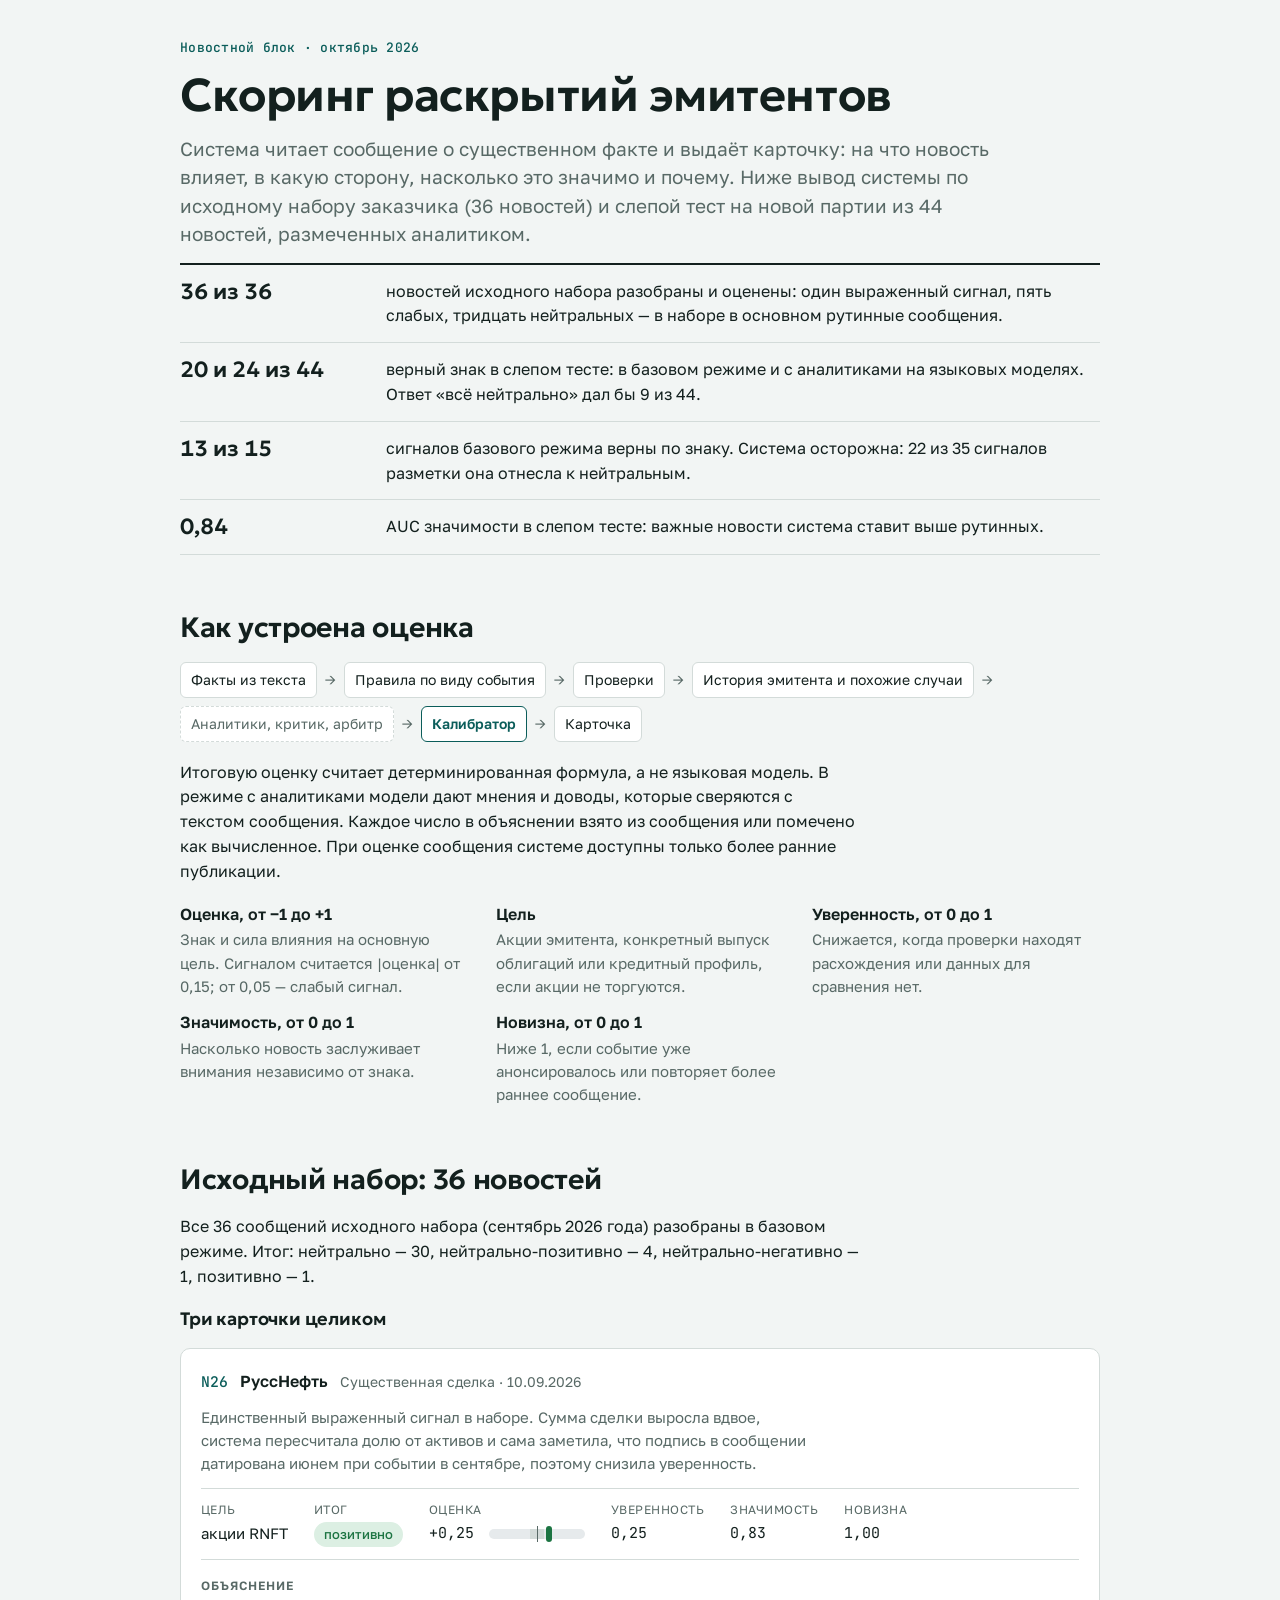
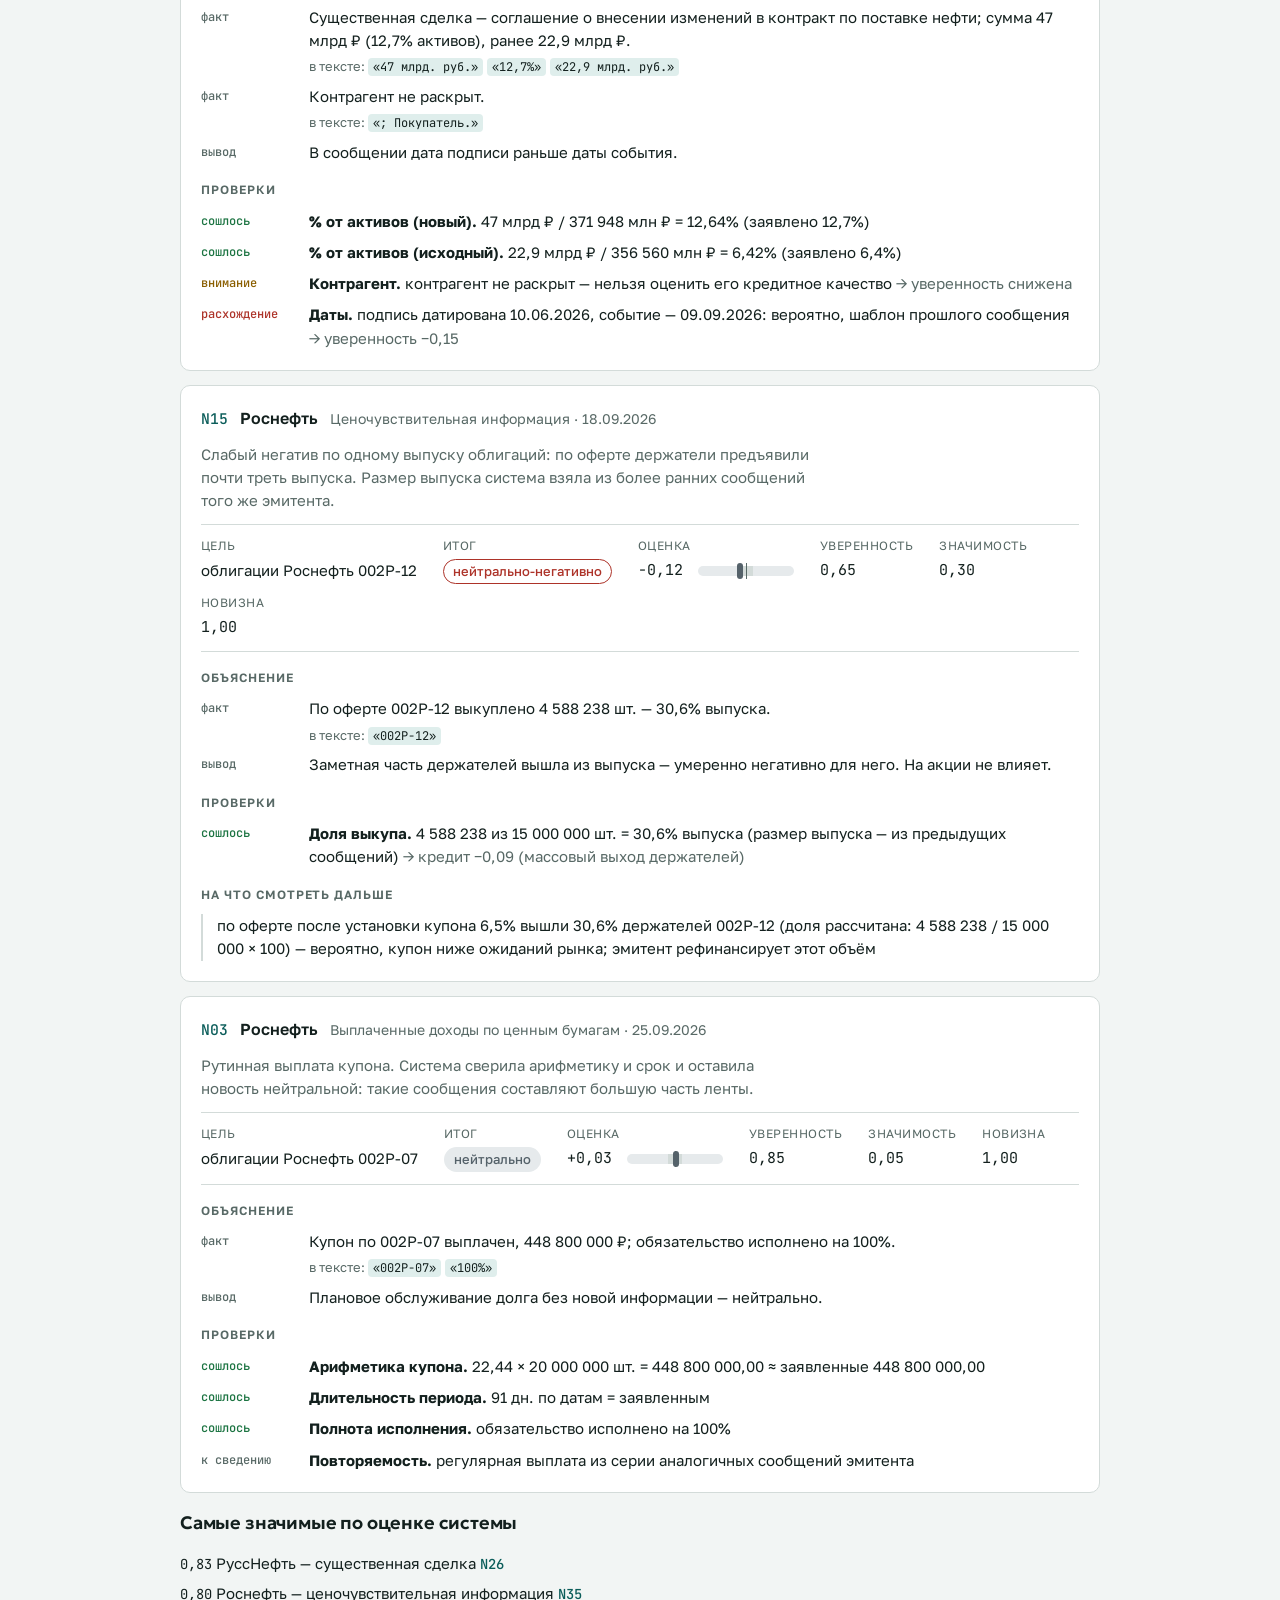
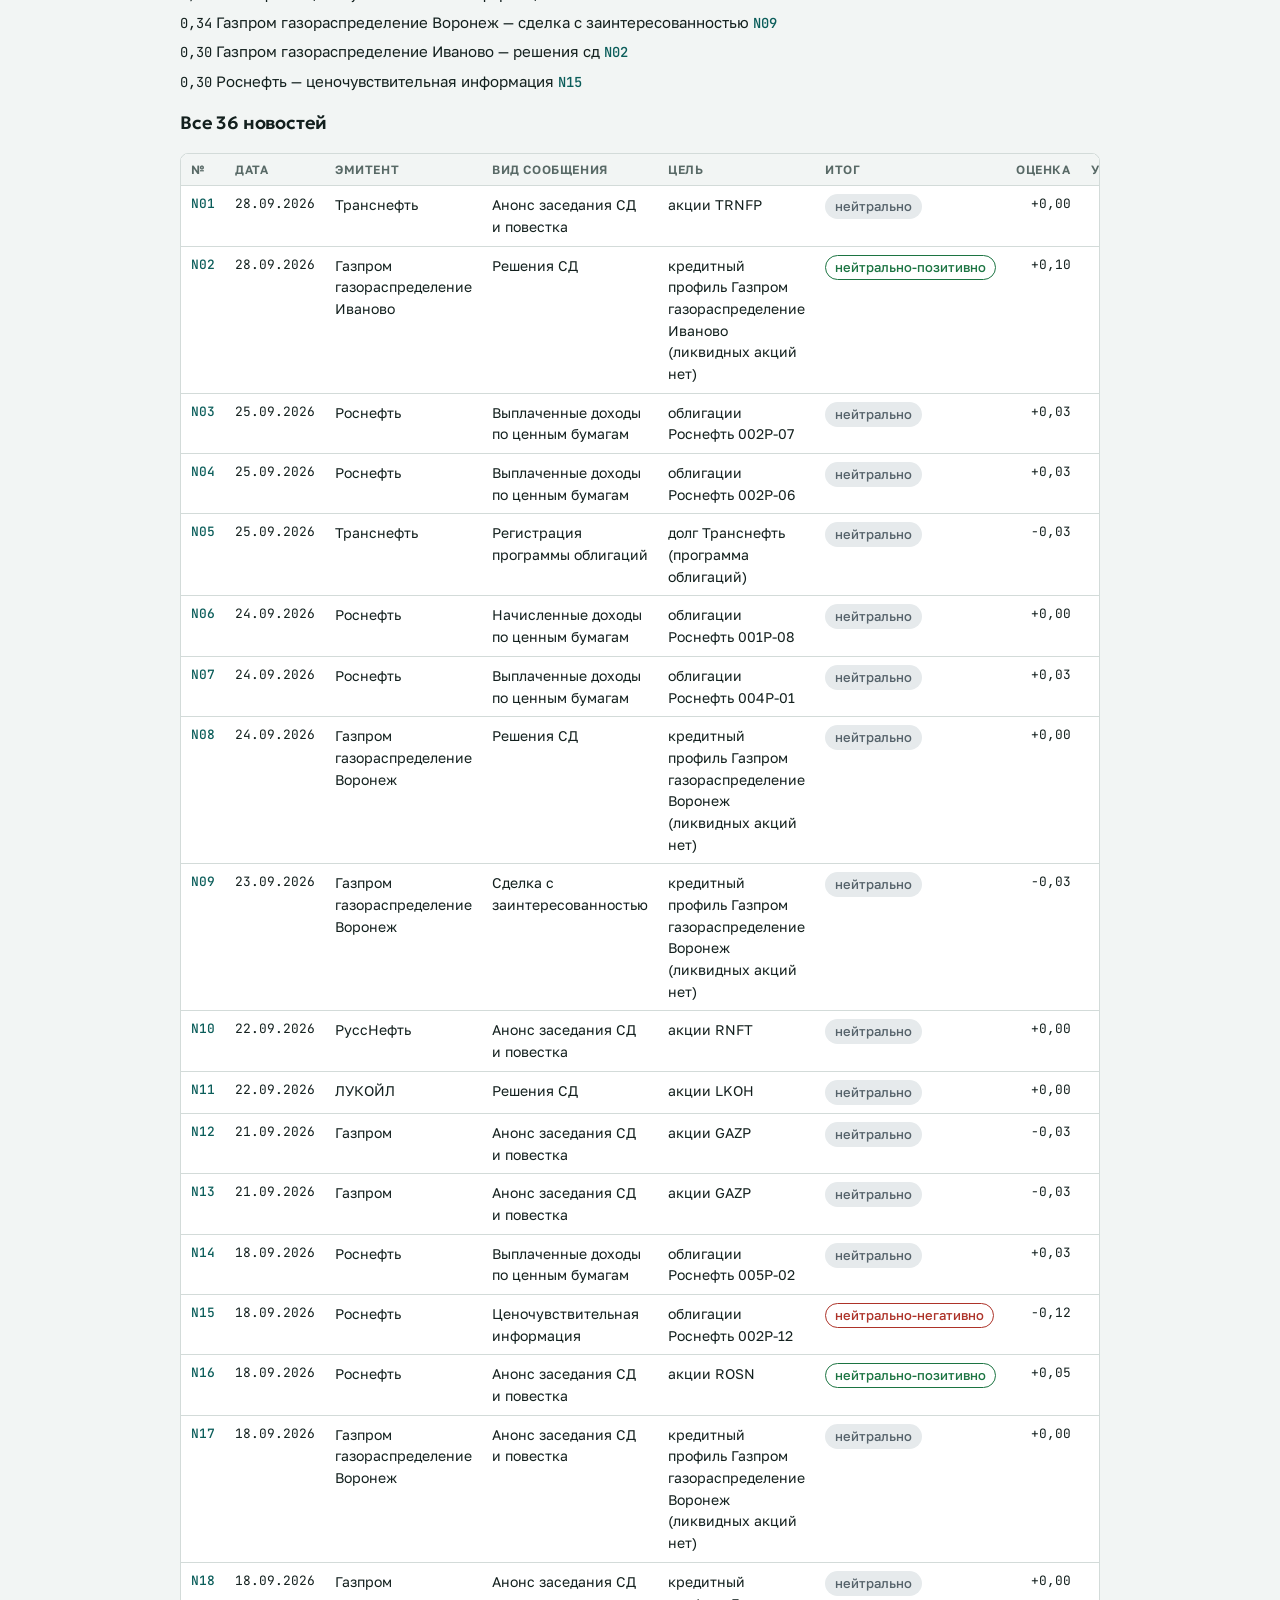
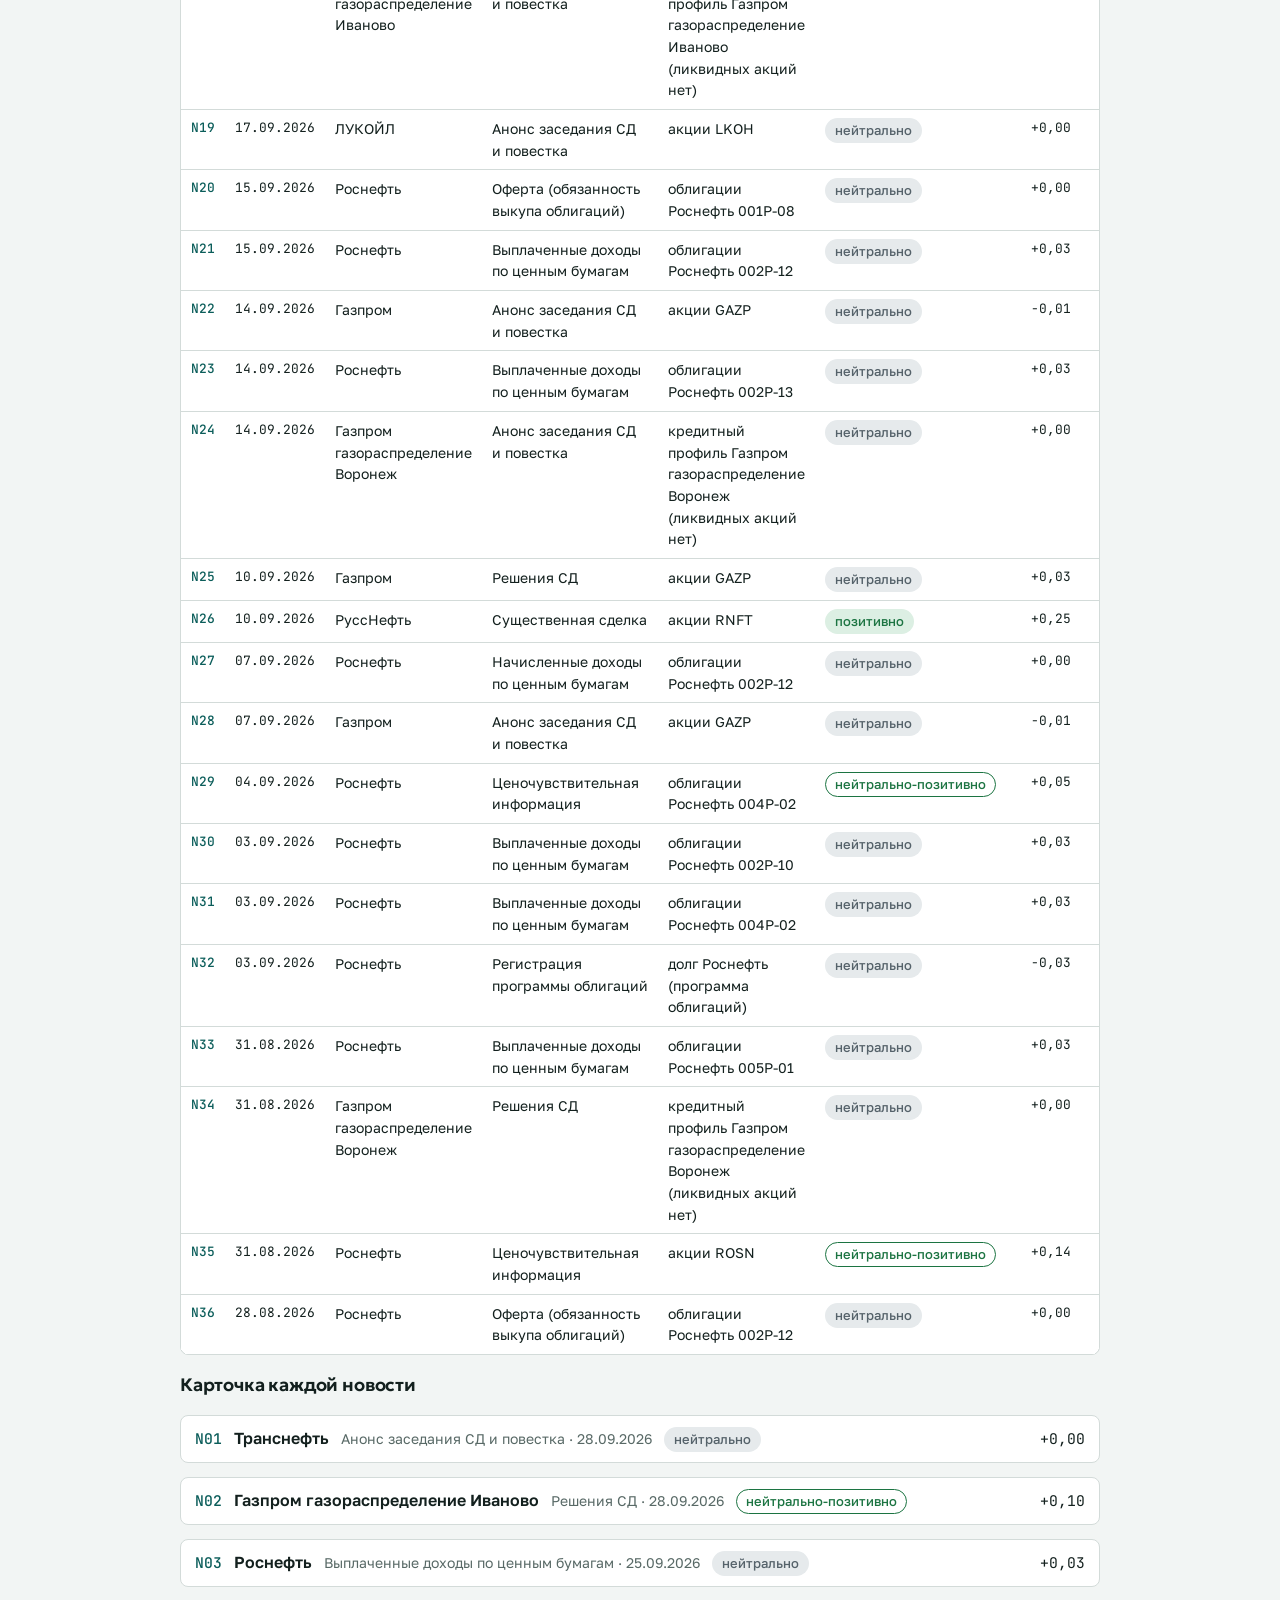
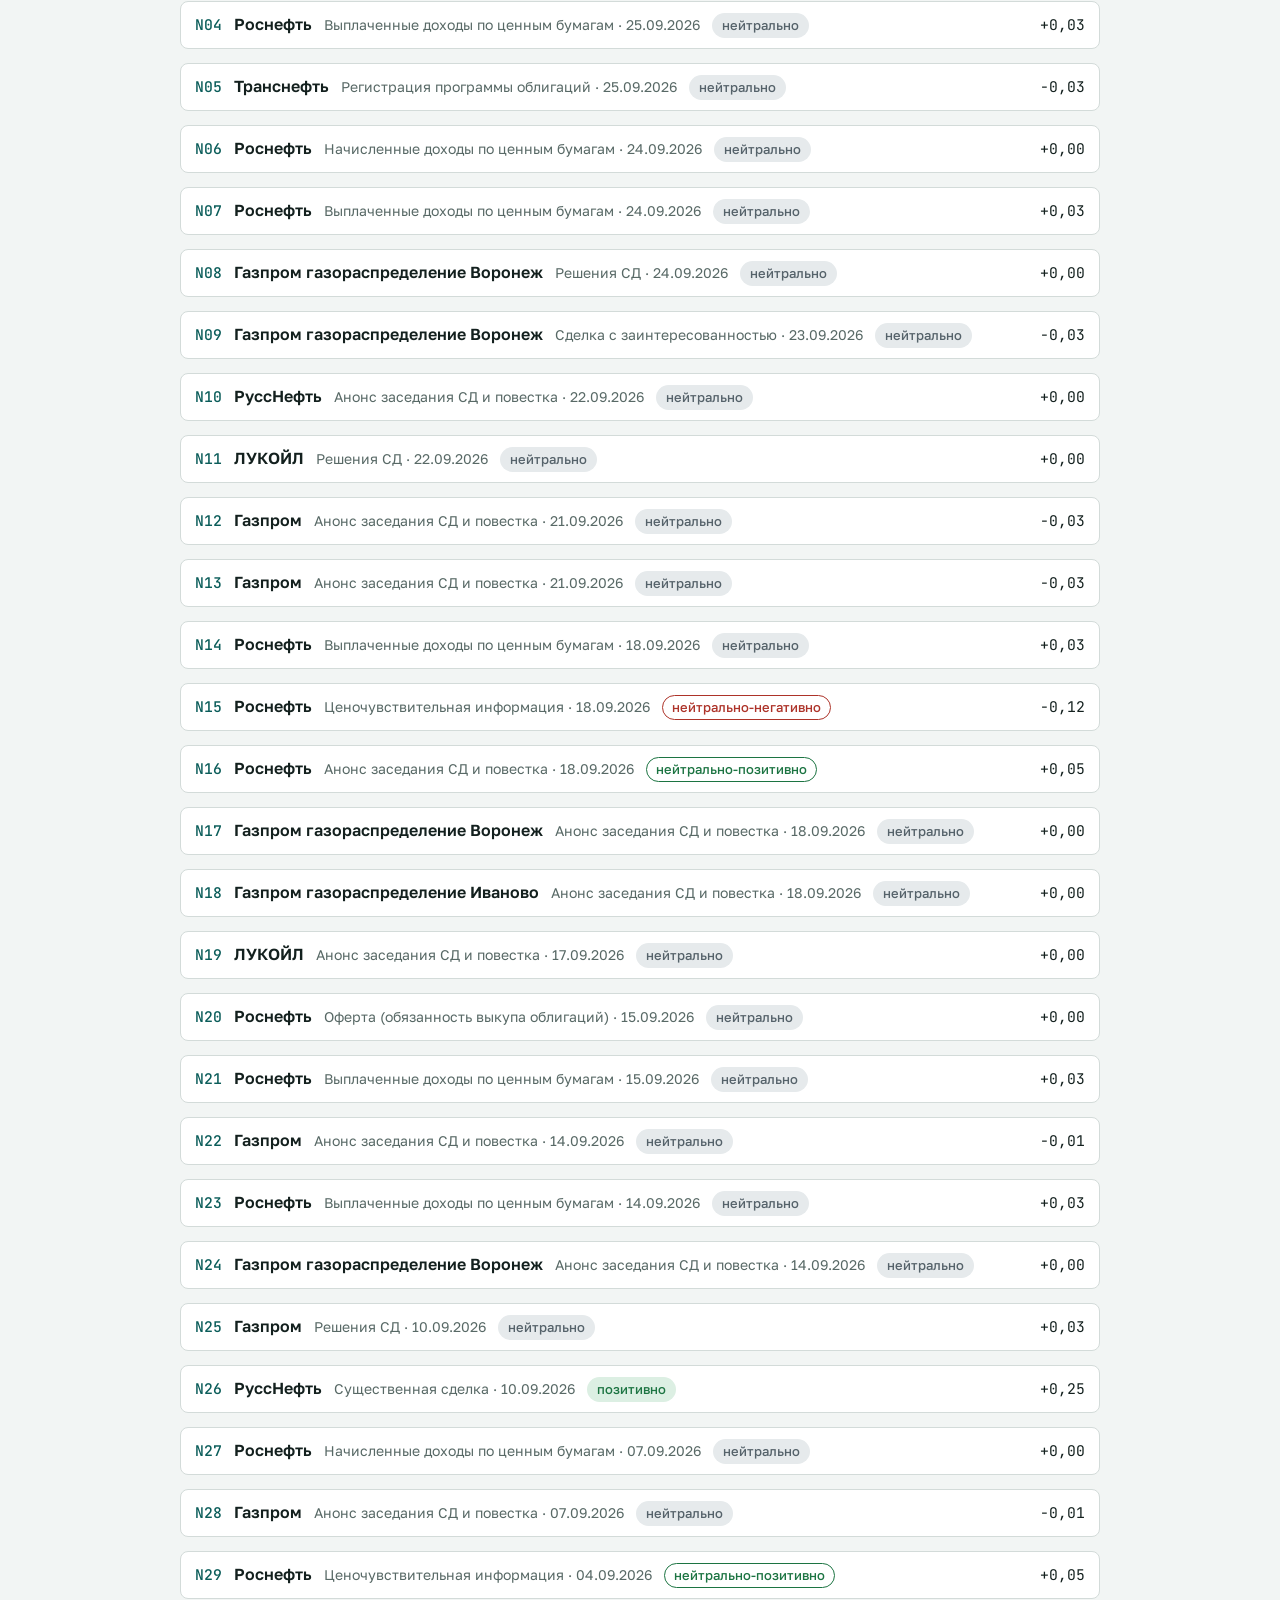
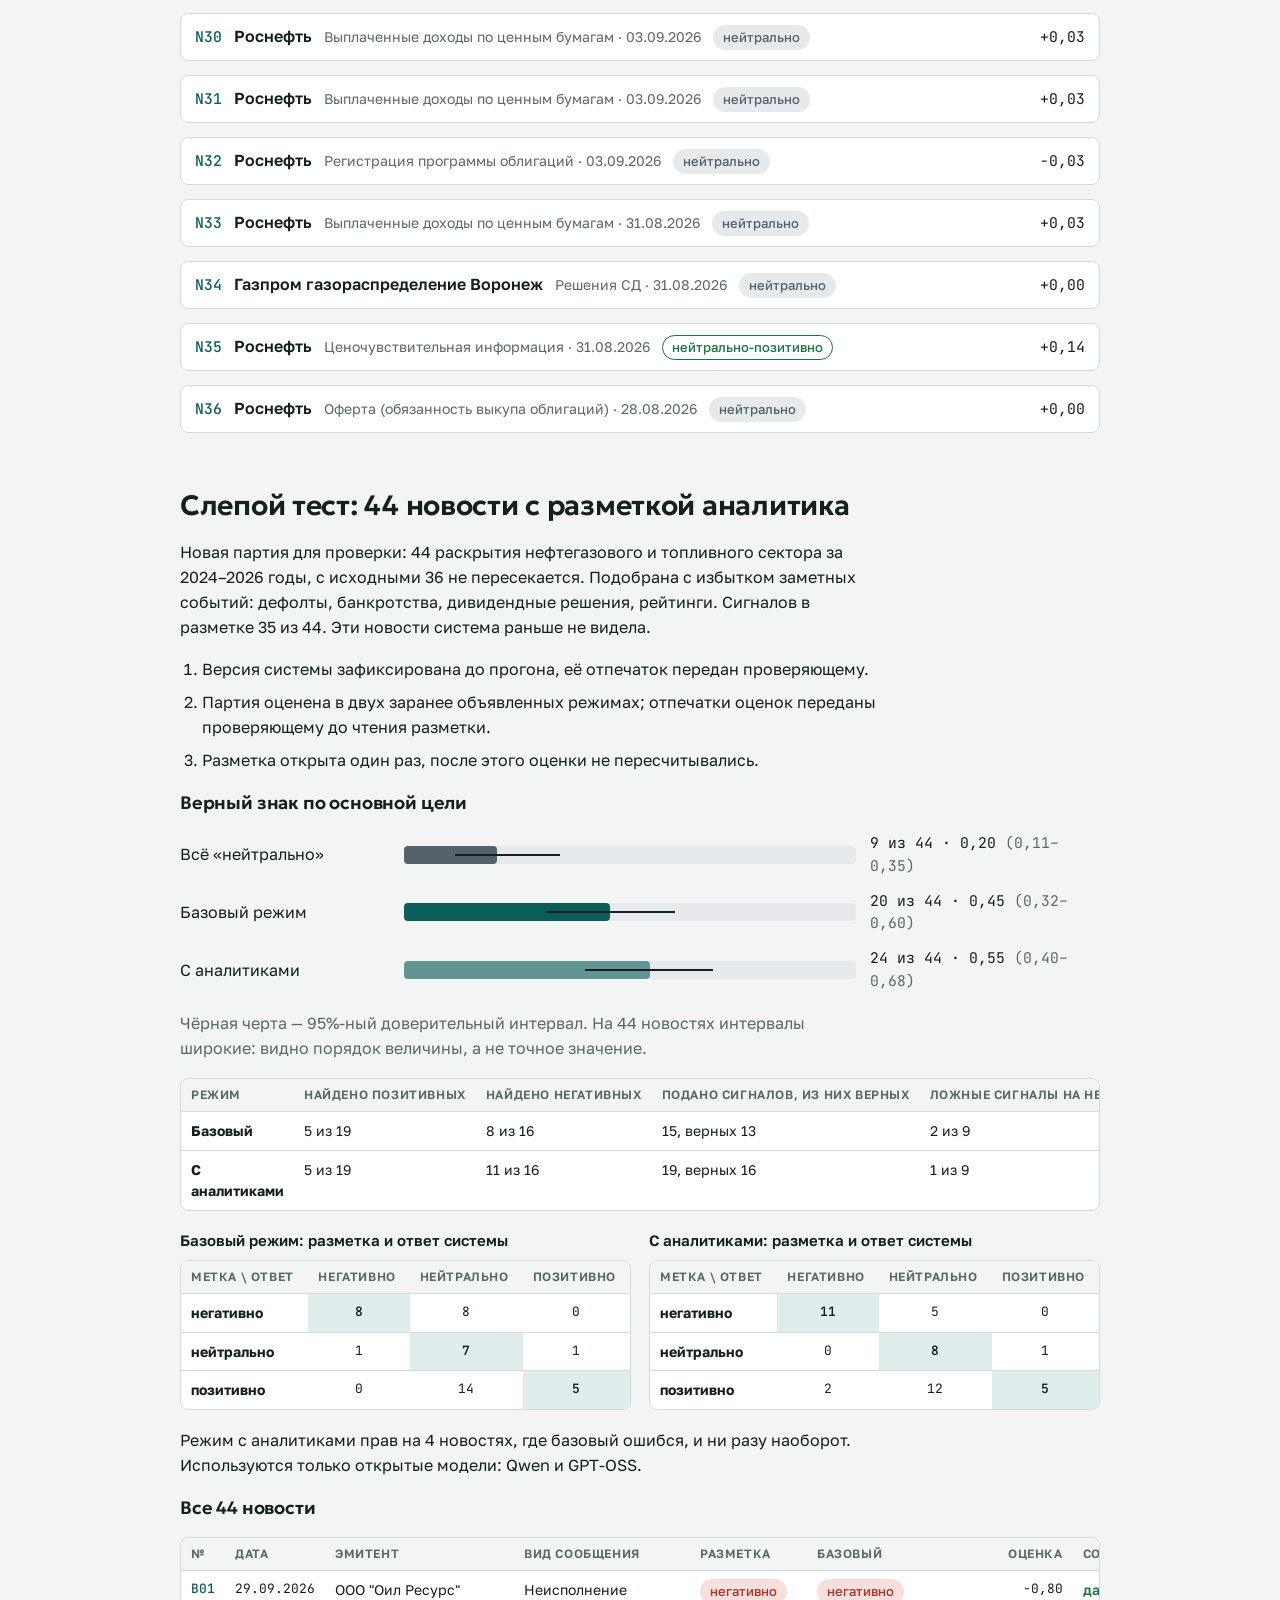
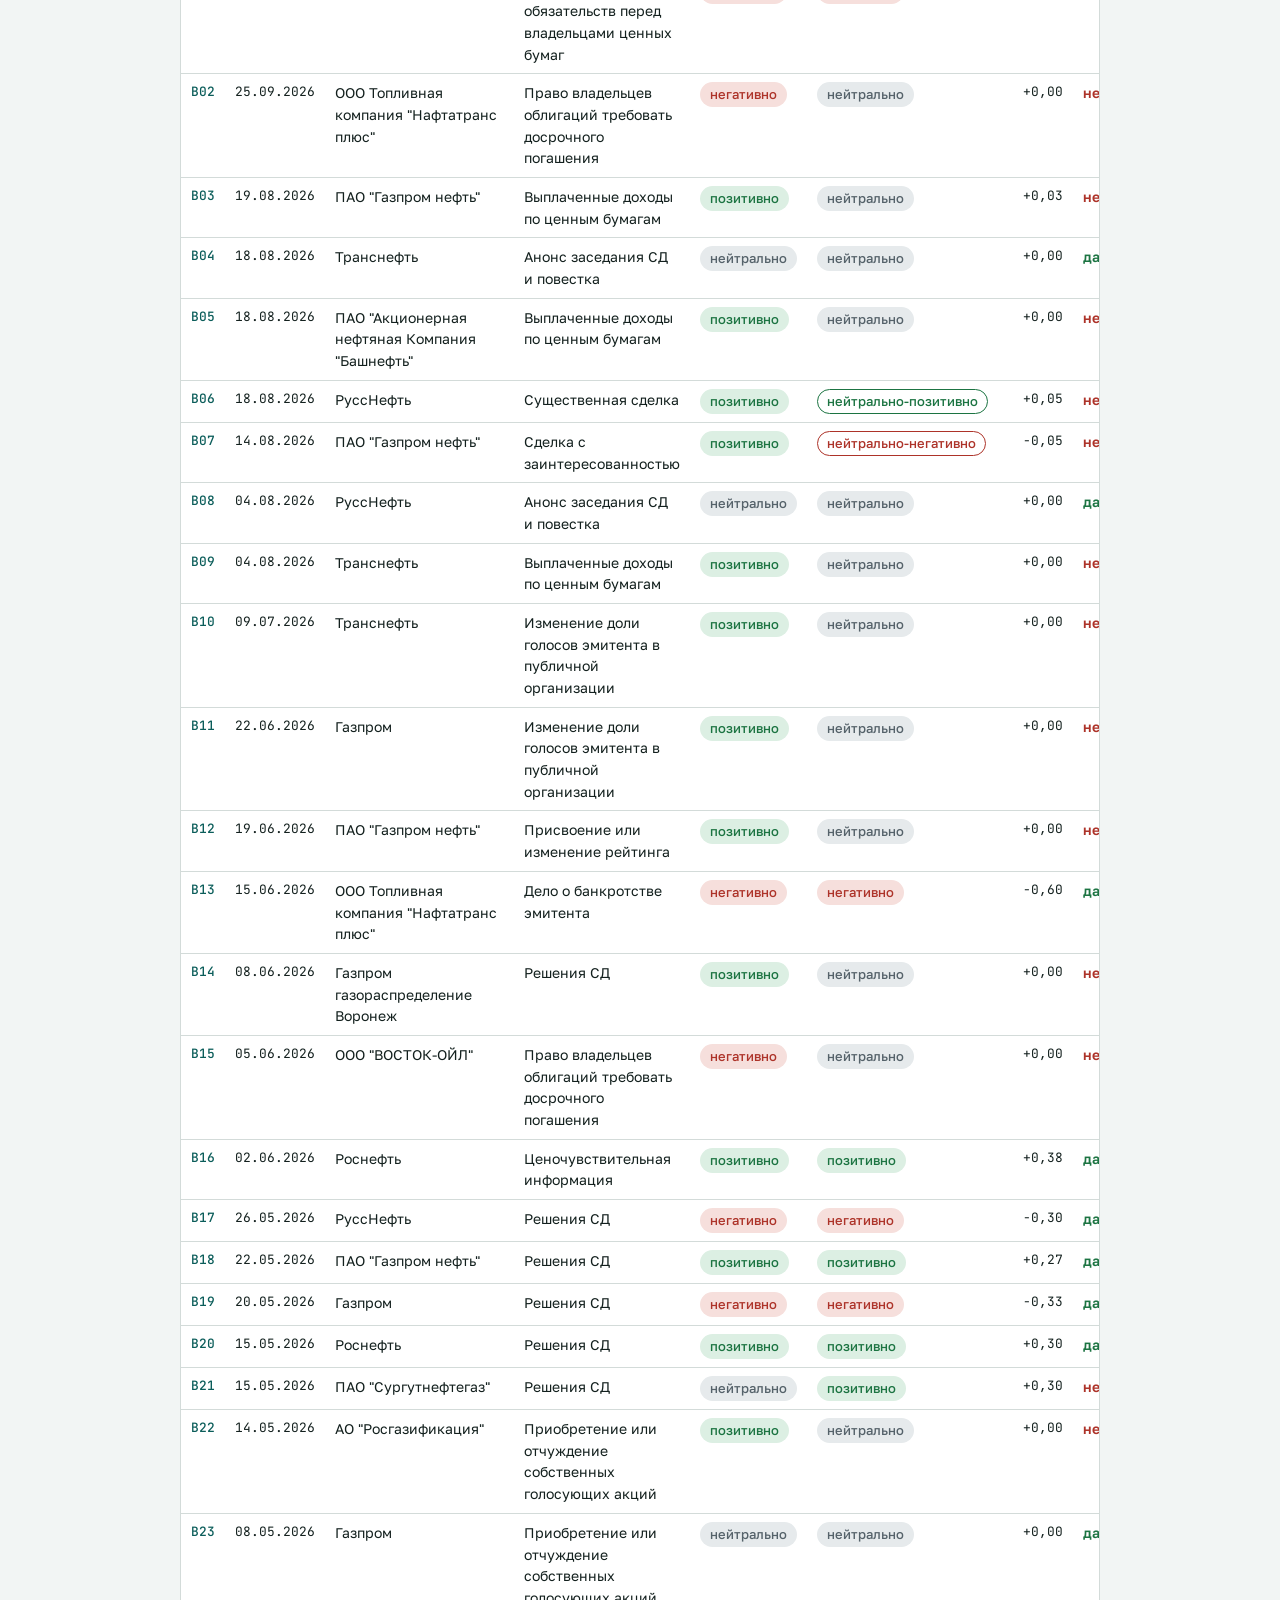
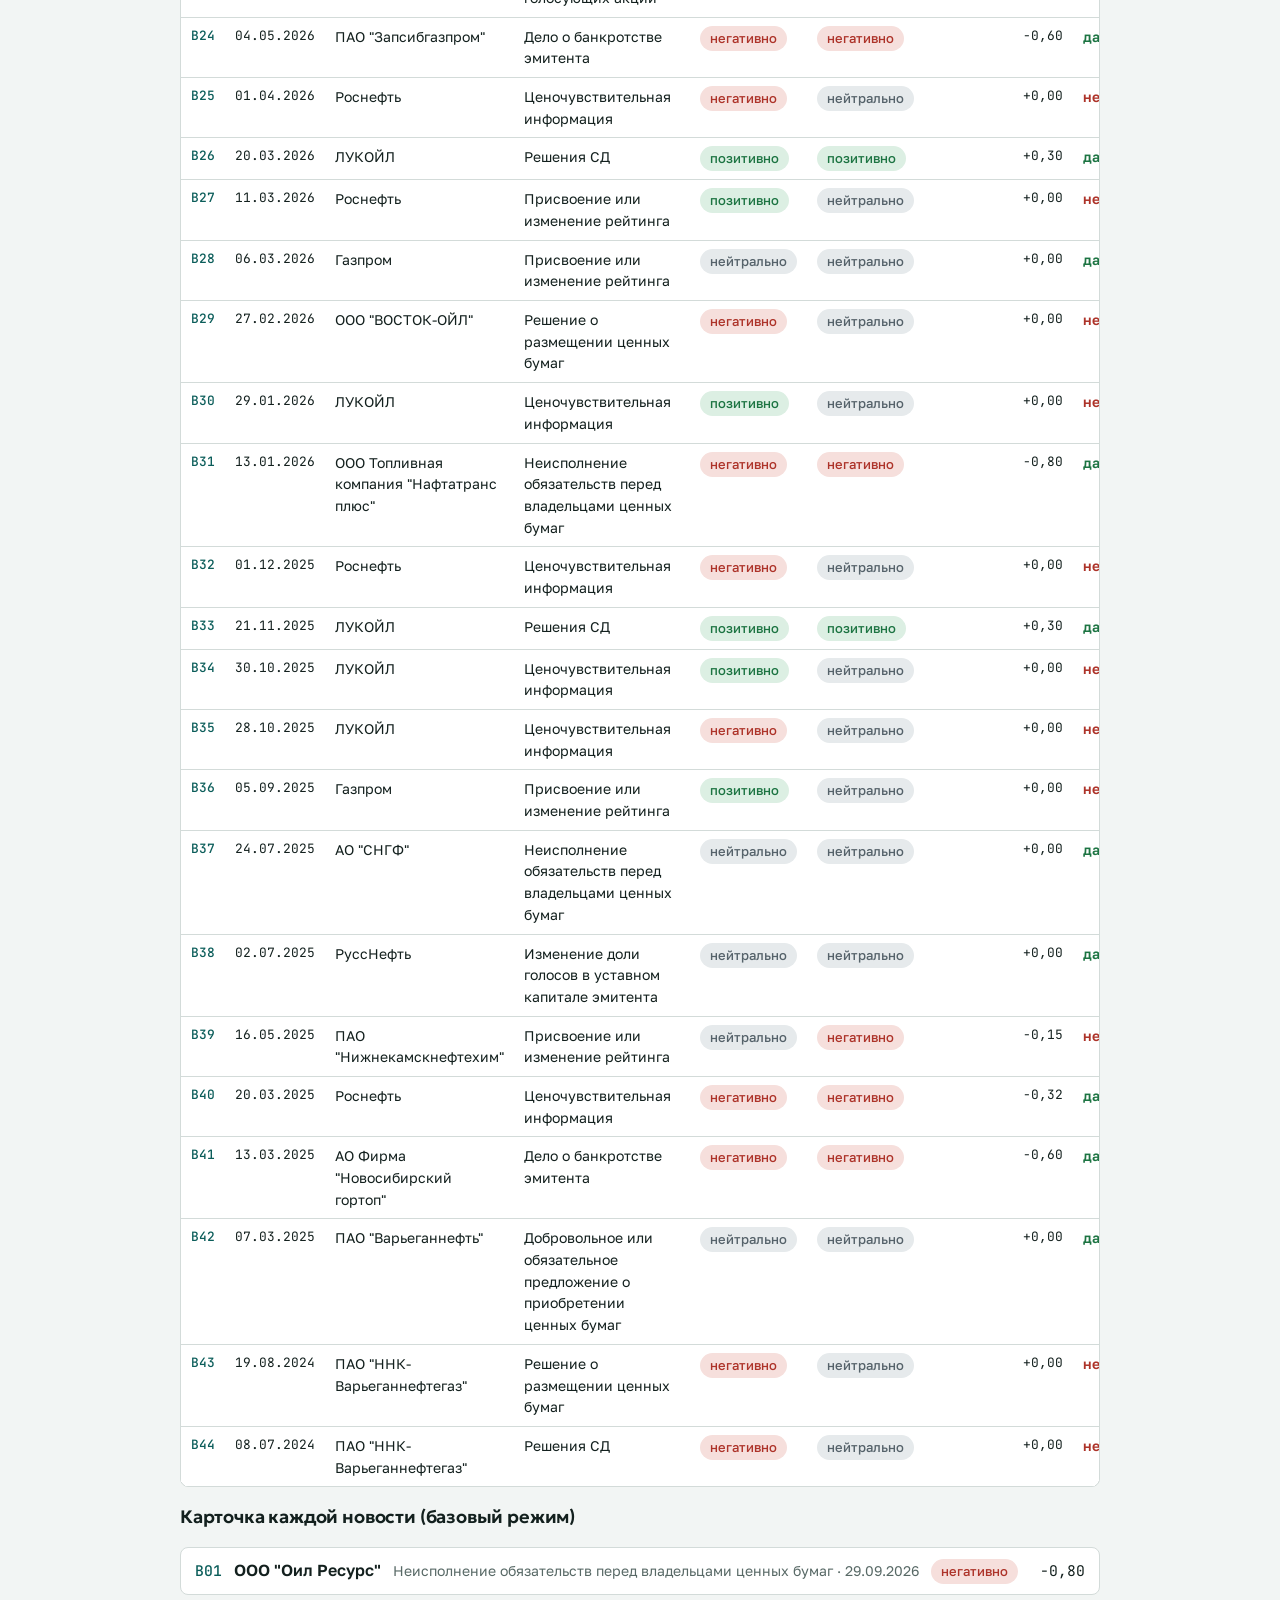
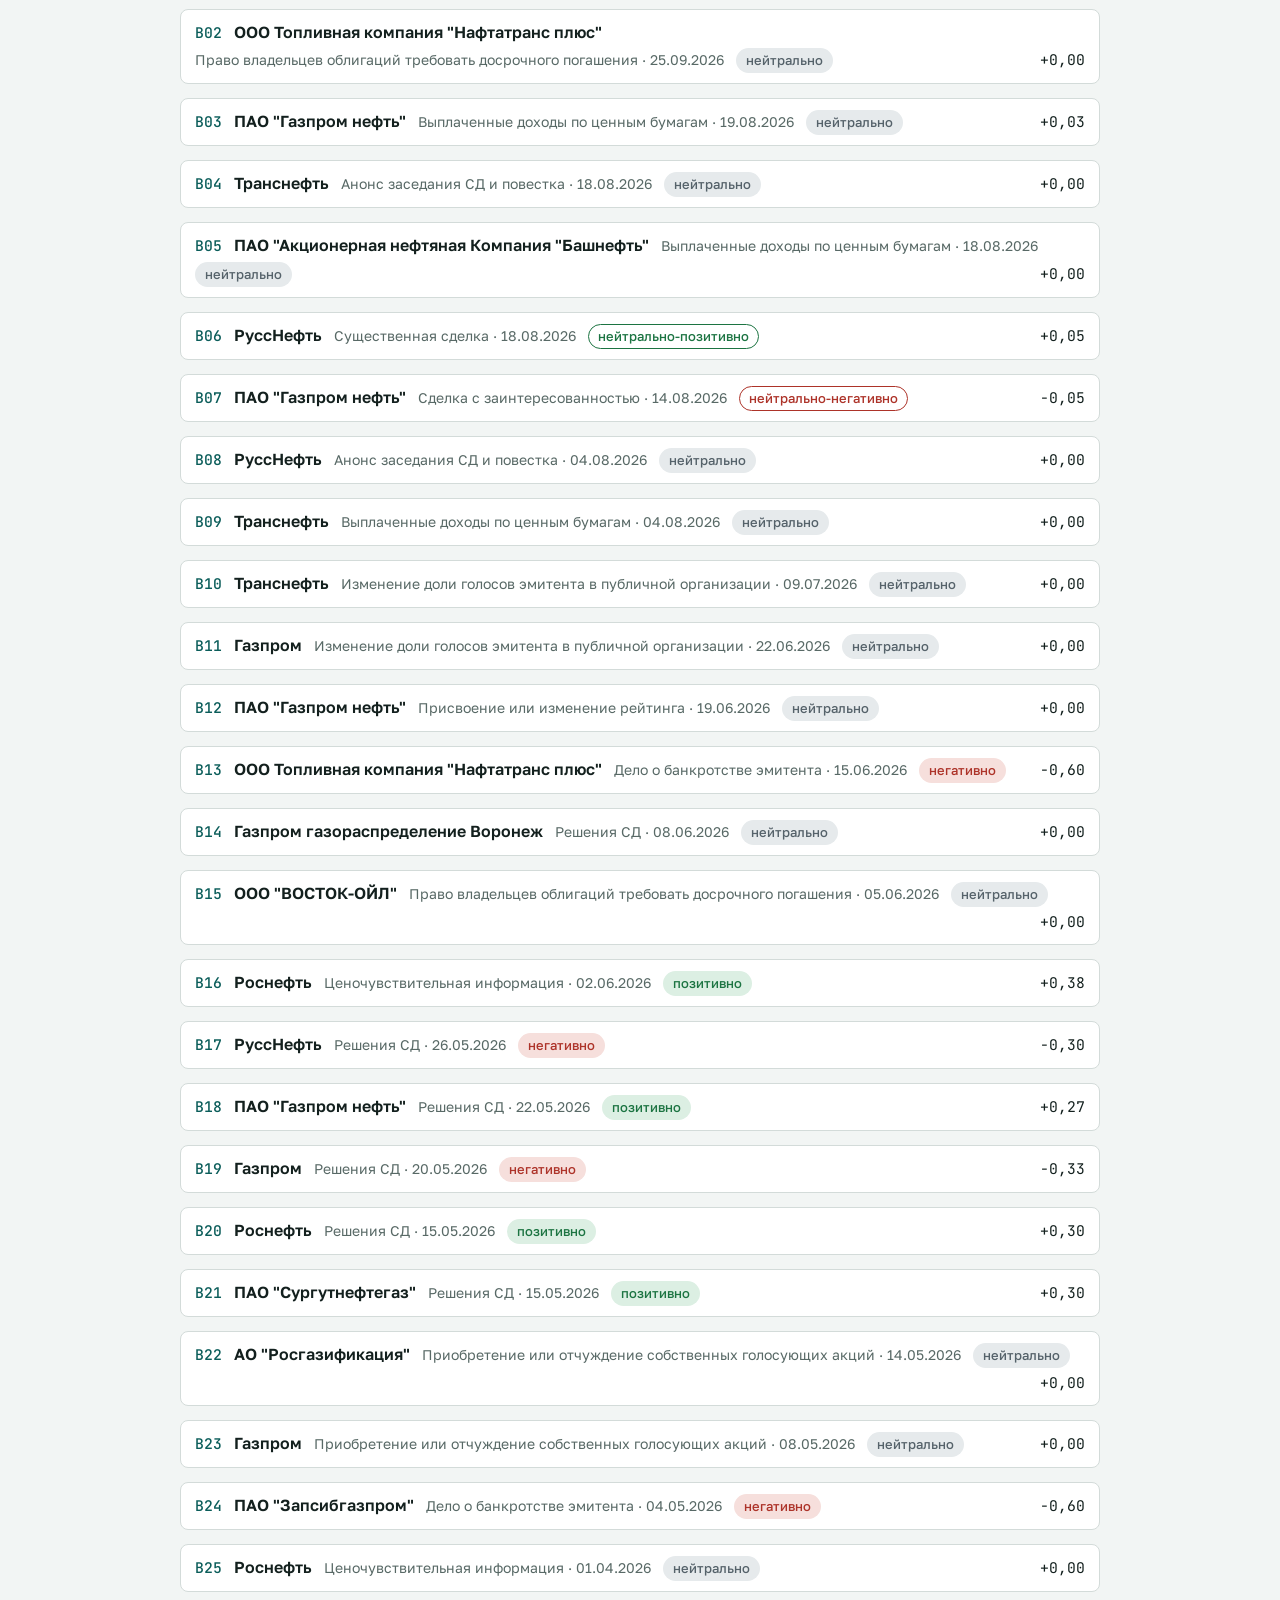
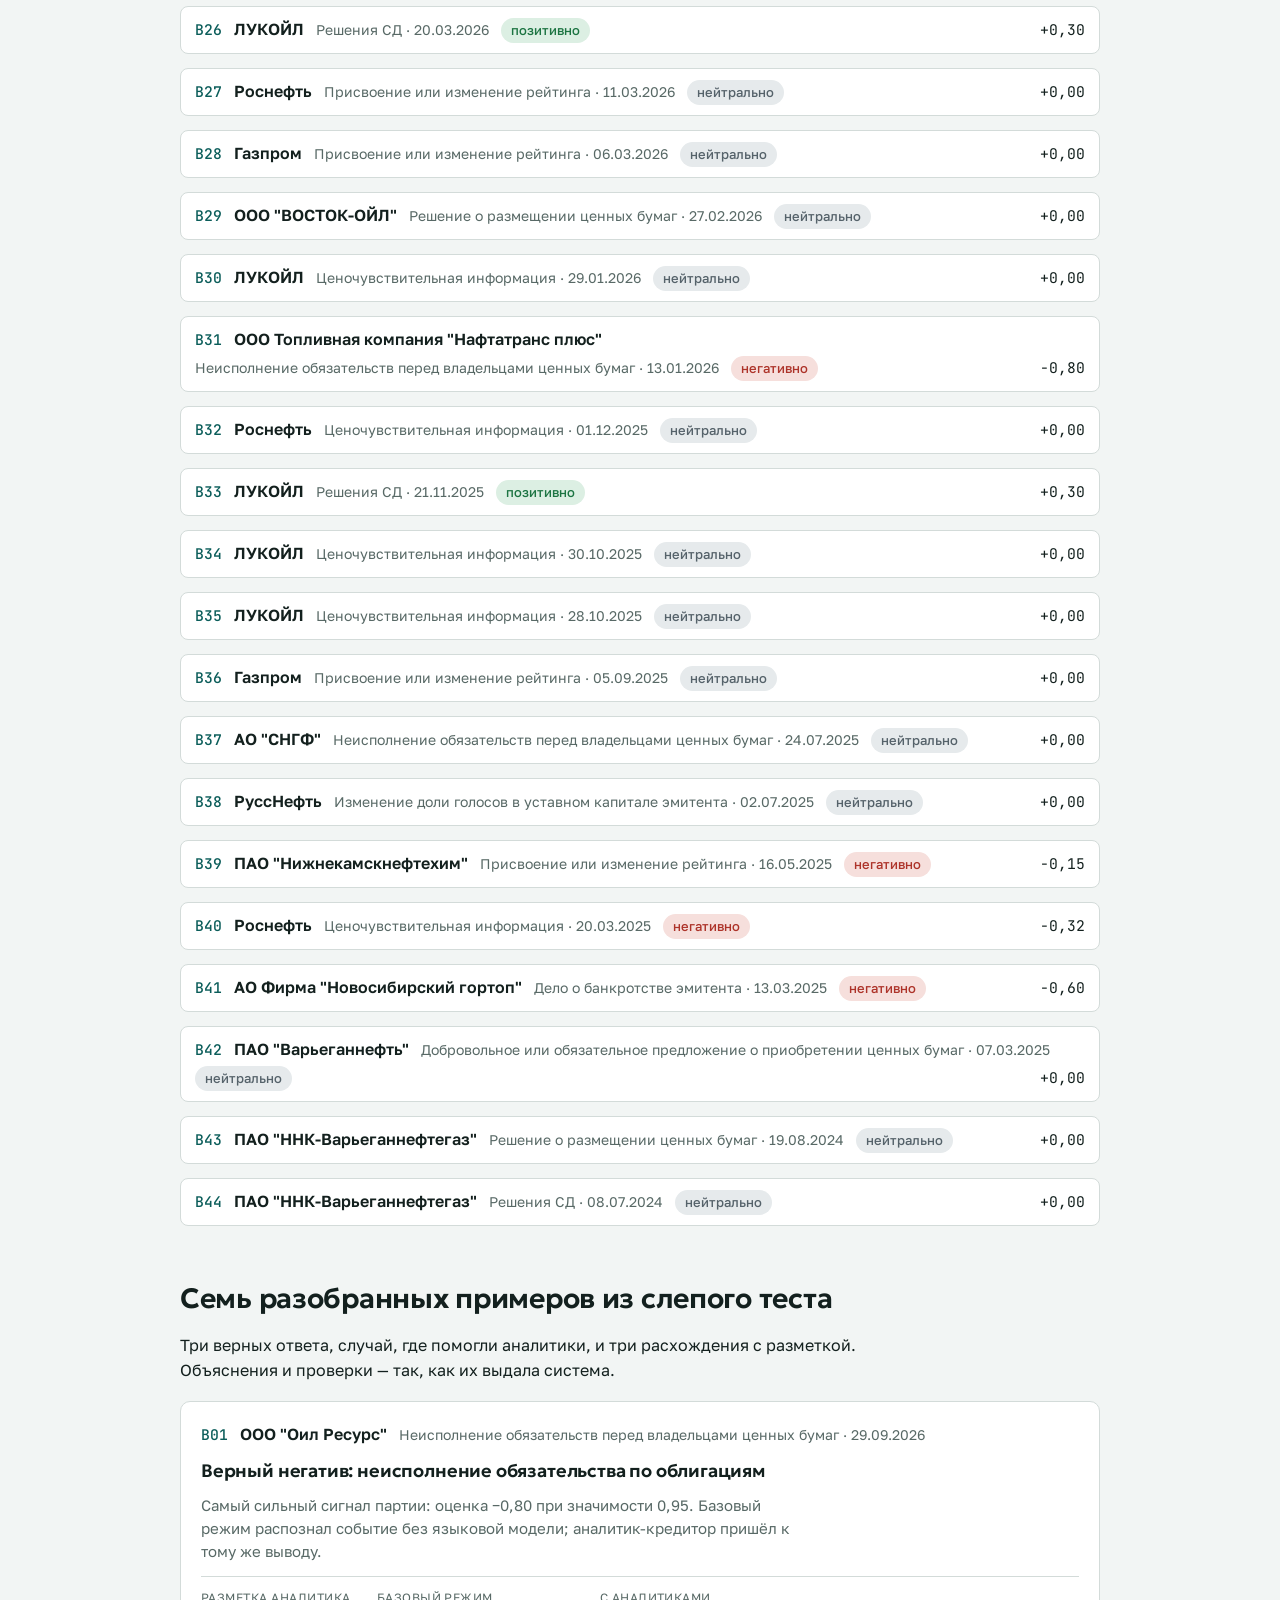
<file: data/news_scoring_report.html>
<!doctype html>
<html lang="ru">
<head>
<meta charset="utf-8">
<meta name="viewport" content="width=device-width, initial-scale=1">
<title>Скоринг раскрытий эмитентов</title>
<link rel="stylesheet" href="https://fonts.googleapis.com/css2?family=Geologica:wght@500;600&family=Golos+Text:wght@400;500;600&family=JetBrains+Mono:wght@400;500&display=swap">
<style>
/* Одна колонка для чтения, как аналитическая записка; широкие таблицы прокручиваются внутри себя. */
:root {
  --bg: #f2f5f4; --surface: #ffffff; --ink: #13201e; --muted: #586966; --line: #d3dbd9;
  --accent: #0b5d5a; --accent-soft: #dfeeec;
  --pos: #1c7442; --pos-soft: #dcefe3; --neg: #ad3329; --neg-soft: #f6dfdc; --neu: #55626a; --neu-soft: #e6eaec;
  --warn: #8a5e00; --warn-soft: #f5ead0;
  --display: "Geologica", "Segoe UI", system-ui, sans-serif;
  --body: "Golos Text", "Segoe UI", system-ui, -apple-system, sans-serif;
  --mono: "JetBrains Mono", ui-monospace, "SF Mono", Menlo, Consolas, monospace;
}
@media (prefers-color-scheme: dark) { :root:not([data-theme="light"]) {
  --bg: #0e1615; --surface: #162120; --ink: #e4edeb; --muted: #98ada9; --line: #293937;
  --accent: #5fc6bf; --accent-soft: #16302e;
  --pos: #63c98c; --pos-soft: #163523; --neg: #f0857a; --neg-soft: #3a1c19; --neu: #a8b3ba; --neu-soft: #222c30;
  --warn: #e1b250; --warn-soft: #352a10; color-scheme: dark } }
:root[data-theme="dark"] {
  --bg: #0e1615; --surface: #162120; --ink: #e4edeb; --muted: #98ada9; --line: #293937;
  --accent: #5fc6bf; --accent-soft: #16302e;
  --pos: #63c98c; --pos-soft: #163523; --neg: #f0857a; --neg-soft: #3a1c19; --neu: #a8b3ba; --neu-soft: #222c30;
  --warn: #e1b250; --warn-soft: #352a10; color-scheme: dark }
* { box-sizing: border-box }
body { margin: 0; background: var(--bg); color: var(--ink); font: 16px/1.55 var(--body); padding-inline: 16px; padding-block: 0 }
.page { max-width: 920px; margin-inline: auto; padding-block: 40px 72px; display: flex; flex-direction: column; gap: 56px }
section { display: flex; flex-direction: column; gap: 18px; min-width: 0 }
h1, h2, h3 { font-family: var(--display); text-wrap: balance; margin: 0; letter-spacing: -0.01em }
h1 { font-size: clamp(30px, 6vw, 46px); line-height: 1.08; font-weight: 600 }
h2 { font-size: clamp(22px, 4vw, 28px); line-height: 1.2; font-weight: 600 }
h3 { font-size: 18px; line-height: 1.3; font-weight: 600 }
h4 { font: 600 12px/1.3 var(--body); letter-spacing: 0.08em; text-transform: uppercase; color: var(--muted); margin: 6px 0 0 }
p { margin: 0; max-width: 68ch }
.lede { font-size: 19px; line-height: 1.5; color: var(--muted) }
.eyebrow { font: 500 13px/1.3 var(--mono); color: var(--accent); letter-spacing: 0.02em }
.n, .id, .model { font-family: var(--mono); font-variant-numeric: tabular-nums; font-size: 0.92em }
.id { color: var(--accent); font-weight: 500 }
.muted { color: var(--muted) }
code { font: 0.9em var(--mono); overflow-wrap: anywhere; background: var(--accent-soft); padding: 1px 5px; border-radius: 4px }
a { color: var(--accent) }
.brief { margin: 0; padding: 0; list-style: none; display: grid; gap: 0; border-top: 2px solid var(--ink) }
.brief li { display: grid; grid-template-columns: minmax(120px, 190px) 1fr; gap: 16px; padding: 14px 0; border-bottom: 1px solid var(--line) }
.brief b { font: 600 22px/1.15 var(--display); font-variant-numeric: tabular-nums }
.brief span { min-width: 0 }
@media (max-width: 560px) { .brief li { grid-template-columns: 1fr; gap: 4px } }
.flow { display: flex; flex-wrap: wrap; gap: 8px; align-items: center; max-width: none; font-size: 14px }
.flow .step { border: 1px solid var(--line); background: var(--surface); padding: 6px 10px; border-radius: 6px }
.flow .step.opt { border-style: dashed; color: var(--muted) }
.flow .step.core { border-color: var(--accent); color: var(--accent); font-weight: 600 }
.flow i { font-style: normal; color: var(--muted) }
.legend { display: grid; grid-template-columns: repeat(auto-fit, minmax(240px, 1fr)); gap: 12px 28px; margin: 0 }
.legend div { min-width: 0 } .legend dt { font-weight: 600 } .legend dd { margin: 2px 0 0; color: var(--muted); font-size: 15px }
.pill { display: inline-block; font: 500 13px/1 var(--body); padding: 5px 9px; border-radius: 999px; white-space: nowrap; border: 1px solid transparent }
.pill.pos { background: var(--pos-soft); color: var(--pos) } .pill.neg { background: var(--neg-soft); color: var(--neg) }
.pill.neu { background: var(--neu-soft); color: var(--neu) }
.pill.weak { background: transparent; border-color: currentColor }
.scale { position: relative; display: inline-block; width: 96px; height: 10px; vertical-align: middle; margin-left: 6px;
  background: var(--neu-soft); border-radius: 5px }
.scale .zone { position: absolute; left: 42.5%; width: 15%; top: 0; bottom: 0; background: var(--line) }
.scale .zero { position: absolute; left: 50%; top: -3px; bottom: -3px; width: 1px; background: var(--muted) }
.scale .mark { position: absolute; top: -3px; width: 6px; height: 16px; margin-left: -3px; border-radius: 3px; background: var(--neu) }
.scale .mark.pos { background: var(--pos) } .scale .mark.neg { background: var(--neg) }
.card { background: var(--surface); border: 1px solid var(--line); border-radius: 10px; padding: 20px; display: flex; flex-direction: column; gap: 12px; min-width: 0 }
.card header, .fold summary { display: flex; flex-wrap: wrap; gap: 4px 12px; align-items: baseline }
.who { font-weight: 600 } .what { color: var(--muted); font-size: 14px }
.note { color: var(--muted); font-size: 15px }
.figures, .verdict { display: flex; flex-wrap: wrap; gap: 10px 26px; margin: 0; padding: 12px 0; border-block: 1px solid var(--line) }
.figures div, .verdict div { min-width: 0 } .figures dt, .verdict dt { font-size: 12px; color: var(--muted); letter-spacing: 0.04em; text-transform: uppercase }
.figures dd, .verdict dd { margin: 3px 0 0; font-size: 15px }
.explain, .checks, .watch, .opinions { margin: 0; padding: 0; list-style: none; display: flex; flex-direction: column; gap: 8px; font-size: 15px }
.explain li, .checks li { display: grid; grid-template-columns: 96px 1fr; gap: 12px } .explain li > span, .checks li > span { min-width: 0 }
.kind, .status { font: 500 12px/1.9 var(--mono); color: var(--muted) }
.checks .ok .status { color: var(--pos) } .checks .warn .status { color: var(--warn) } .checks .fail .status { color: var(--neg) }
.effect { color: var(--muted) }
.quotes { display: block; margin-top: 4px; font-size: 13px; color: var(--muted) }
q { quotes: "«" "»"; font-family: var(--mono); font-size: 12px; background: var(--accent-soft); color: var(--ink); padding: 1px 5px; border-radius: 4px; margin-right: 4px; overflow-wrap: anywhere }
.watch li, .opinions li { padding-left: 14px; border-left: 2px solid var(--line) }
.model { color: var(--muted) }
@media (max-width: 560px) { .explain li, .checks li { grid-template-columns: 1fr; gap: 0 } }
.stack { display: flex; flex-direction: column; gap: 14px }
.fold { background: var(--surface); border: 1px solid var(--line); border-radius: 8px }
.fold summary { cursor: pointer; padding: 10px 14px; list-style-position: outside }
.fold summary:focus-visible, a:focus-visible { outline: 2px solid var(--accent); outline-offset: 2px }
.fold[open] { padding-bottom: 14px } .fold[open] summary { border-bottom: 1px solid var(--line) }
.fold > :not(summary) { margin-inline: 14px } .fold > .figures { margin-top: 0 } .fold > h4 { margin-top: 12px; margin-bottom: 6px }
.fold .score { margin-left: auto }
.scroll { overflow-x: auto; border: 1px solid var(--line); border-radius: 8px; background: var(--surface) }
table { border-collapse: collapse; width: 100%; font-size: 14px }
th, td { text-align: left; padding: 8px 10px; border-bottom: 1px solid var(--line); vertical-align: top }
thead th { font: 600 12px/1.3 var(--body); letter-spacing: 0.05em; text-transform: uppercase; color: var(--muted); white-space: nowrap; background: var(--bg) }
tbody tr:last-child td, tbody tr:last-child th { border-bottom: 0 }
td.n { white-space: nowrap; text-align: right } thead th.r { text-align: right }
.hit { color: var(--pos); font-weight: 600 } .miss { color: var(--neg); font-weight: 600 }
.bars { display: flex; flex-direction: column; gap: 12px }
.bar-row { display: grid; grid-template-columns: 210px 1fr 230px; gap: 14px; align-items: center }
.bar { position: relative; height: 18px; background: var(--neu-soft); border-radius: 4px; min-width: 0 }
.bar .fill { position: absolute; left: 0; top: 0; bottom: 0; border-radius: 4px; background: var(--neu) }
.bar .fill.main { background: var(--accent) } .bar .fill.second { background: var(--accent); opacity: 0.6 }
.bar .whisker { position: absolute; top: 8px; height: 2px; background: var(--ink) }
.ci { color: var(--muted) }
@media (max-width: 720px) { .bar-row { grid-template-columns: 1fr; gap: 4px } }
.matrices { display: grid; grid-template-columns: repeat(auto-fit, minmax(280px, 1fr)); gap: 18px }
.matrix { margin: 0; min-width: 0; display: flex; flex-direction: column; gap: 8px } .matrix figcaption { font-weight: 600; font-size: 15px }
.matrix td { text-align: center } .matrix td.diag { background: var(--accent-soft); font-weight: 600 }
.steps { margin: 0; padding-left: 22px; display: flex; flex-direction: column; gap: 8px; max-width: 72ch }
.plain { margin: 0; padding-left: 20px; display: flex; flex-direction: column; gap: 8px; max-width: 72ch }
.top { margin: 0; padding: 0; list-style: none; display: flex; flex-direction: column; gap: 6px; font-size: 15px }
footer { color: var(--muted); font-size: 14px; border-top: 1px solid var(--line); padding-top: 18px }
</style>
</head>
<body>
<main class="page">
<header class="stack">
  <span class="eyebrow">Новостной блок · октябрь 2026</span>
  <h1>Скоринг раскрытий эмитентов</h1>
  <p class="lede">Система читает сообщение о существенном факте и выдаёт карточку: на что новость влияет, в какую сторону,
  насколько это значимо и почему. Ниже вывод системы по исходному набору заказчика (36 новостей) и слепой тест на новой
  партии из 44 новостей, размеченных аналитиком.</p>
  <ul class="brief">
    <li><b>36 из 36</b><span>новостей исходного набора разобраны и оценены: один выраженный сигнал, пять слабых, тридцать нейтральных — в наборе в основном рутинные сообщения.</span></li>
    <li><b>20 и 24 из 44</b><span>верный знак в слепом тесте: в базовом режиме и с аналитиками на языковых моделях. Ответ «всё нейтрально» дал бы 9 из 44.</span></li>
    <li><b>13 из 15</b><span>сигналов базового режима верны по знаку. Система осторожна: 22 из 35 сигналов разметки она отнесла к нейтральным.</span></li>
    <li><b>0,84</b><span>AUC значимости в слепом тесте: важные новости система ставит выше рутинных.</span></li>
  </ul>
</header>

<section>
  <h2>Как устроена оценка</h2>
  <p class="flow" aria-label="Этапы обработки сообщения">
    <span class="step">Факты из текста</span><i>→</i><span class="step">Правила по виду события</span><i>→</i><span class="step">Проверки</span><i>→</i><span class="step">История эмитента и похожие случаи</span><i>→</i><span class="step opt">Аналитики, критик, арбитр</span><i>→</i><span class="step core">Калибратор</span><i>→</i><span class="step">Карточка</span>
  </p>
  <p>Итоговую оценку считает детерминированная формула, а не языковая модель. В режиме с аналитиками модели дают мнения
  и доводы, которые сверяются с текстом сообщения. Каждое число в объяснении взято из сообщения или помечено как
  вычисленное. При оценке сообщения системе доступны только более ранние публикации.</p>
  <dl class="legend">
    <div><dt>Оценка, от −1 до +1</dt><dd>Знак и сила влияния на основную цель. Сигналом считается |оценка| от 0,15; от 0,05 — слабый сигнал.</dd></div>
    <div><dt>Цель</dt><dd>Акции эмитента, конкретный выпуск облигаций или кредитный профиль, если акции не торгуются.</dd></div>
    <div><dt>Уверенность, от 0 до 1</dt><dd>Снижается, когда проверки находят расхождения или данных для сравнения нет.</dd></div>
    <div><dt>Значимость, от 0 до 1</dt><dd>Насколько новость заслуживает внимания независимо от знака.</dd></div>
    <div><dt>Новизна, от 0 до 1</dt><dd>Ниже 1, если событие уже анонсировалось или повторяет более раннее сообщение.</dd></div>
  </dl>
</section>

<section>
  <h2>Исходный набор: 36 новостей</h2>
  <p>Все 36 сообщений исходного набора (сентябрь 2026 года) разобраны в базовом режиме. Итог: нейтрально — 30, нейтрально-позитивно — 4, нейтрально-негативно — 1, позитивно — 1.</p>
  <h3>Три карточки целиком</h3>
  <div class="stack"><article class="card"><header><span class="id">N26</span><span class="who">РуссНефть</span><span class="what">Существенная сделка · 10.09.2026</span></header><p class="note">Единственный выраженный сигнал в наборе. Сумма сделки выросла вдвое, система пересчитала долю от активов и сама заметила, что подпись в сообщении датирована июнем при событии в сентябре, поэтому снизила уверенность.</p><dl class="figures"><div><dt>Цель</dt><dd>акции RNFT</dd></div><div><dt>Итог</dt><dd><span class="pill pos">позитивно</span></dd></div><div><dt>Оценка</dt><dd class="n">+0,25 <span class="scale" role="img" aria-label="оценка +0,25 по шкале от −1 до +1"><span class="zone"></span><span class="zero"></span><span class="mark pos" style="left:62.5%"></span></span></dd></div><div><dt>Уверенность</dt><dd class="n">0,25</dd></div><div><dt>Значимость</dt><dd class="n">0,83</dd></div><div><dt>Новизна</dt><dd class="n">1,00</dd></div></dl><h4>Объяснение</h4><ul class="explain"><li><span class="kind">факт</span><span class="said">Существенная сделка — соглашение о внесении изменений в контракт по поставке нефти; сумма 47 млрд ₽ (12,7% активов), ранее 22,9 млрд ₽.<span class="quotes">в тексте: <q>47 млрд. руб.</q><q>12,7%</q><q>22,9 млрд. руб.</q></span></span></li><li><span class="kind">факт</span><span class="said">Контрагент не раскрыт.<span class="quotes">в тексте: <q>; Покупатель.</q></span></span></li><li><span class="kind">вывод</span><span class="said">В сообщении дата подписи раньше даты события.</span></li></ul><h4>Проверки</h4><ul class="checks"><li class="ok"><span class="status">сошлось</span><span><b>% от активов (новый).</b> 47 млрд ₽ / 371 948 млн ₽ = 12,64% (заявлено 12,7%)</span></li><li class="ok"><span class="status">сошлось</span><span><b>% от активов (исходный).</b> 22,9 млрд ₽ / 356 560 млн ₽ = 6,42% (заявлено 6,4%)</span></li><li class="warn"><span class="status">внимание</span><span><b>Контрагент.</b> контрагент не раскрыт — нельзя оценить его кредитное качество <span class="effect">→ уверенность снижена</span></span></li><li class="fail"><span class="status">расхождение</span><span><b>Даты.</b> подпись датирована 10.06.2026, событие — 09.09.2026: вероятно, шаблон прошлого сообщения <span class="effect">→ уверенность −0,15</span></span></li></ul></article><article class="card"><header><span class="id">N15</span><span class="who">Роснефть</span><span class="what">Ценочувствительная информация · 18.09.2026</span></header><p class="note">Слабый негатив по одному выпуску облигаций: по оферте держатели предъявили почти треть выпуска. Размер выпуска система взяла из более ранних сообщений того же эмитента.</p><dl class="figures"><div><dt>Цель</dt><dd>облигации Роснефть 002Р-12</dd></div><div><dt>Итог</dt><dd><span class="pill neg weak">нейтрально-негативно</span></dd></div><div><dt>Оценка</dt><dd class="n">−0,12 <span class="scale" role="img" aria-label="оценка −0,12 по шкале от −1 до +1"><span class="zone"></span><span class="zero"></span><span class="mark neu" style="left:44.0%"></span></span></dd></div><div><dt>Уверенность</dt><dd class="n">0,65</dd></div><div><dt>Значимость</dt><dd class="n">0,30</dd></div><div><dt>Новизна</dt><dd class="n">1,00</dd></div></dl><h4>Объяснение</h4><ul class="explain"><li><span class="kind">факт</span><span class="said">По оферте 002Р-12 выкуплено 4 588 238 шт. — 30,6% выпуска.<span class="quotes">в тексте: <q>002Р-12</q></span></span></li><li><span class="kind">вывод</span><span class="said">Заметная часть держателей вышла из выпуска — умеренно негативно для него. На акции не влияет.</span></li></ul><h4>Проверки</h4><ul class="checks"><li class="ok"><span class="status">сошлось</span><span><b>Доля выкупа.</b> 4 588 238 из 15 000 000 шт. = 30,6% выпуска (размер выпуска — из предыдущих сообщений) <span class="effect">→ кредит −0,09 (массовый выход держателей)</span></span></li></ul><h4>На что смотреть дальше</h4><ul class="watch"><li>по оферте после установки купона 6,5% вышли 30,6% держателей 002Р-12 (доля рассчитана: 4 588 238 / 15 000 000 × 100) — вероятно, купон ниже ожиданий рынка; эмитент рефинансирует этот объём</li></ul></article><article class="card"><header><span class="id">N03</span><span class="who">Роснефть</span><span class="what">Выплаченные доходы по ценным бумагам · 25.09.2026</span></header><p class="note">Рутинная выплата купона. Система сверила арифметику и срок и оставила новость нейтральной: такие сообщения составляют большую часть ленты.</p><dl class="figures"><div><dt>Цель</dt><dd>облигации Роснефть 002Р-07</dd></div><div><dt>Итог</dt><dd><span class="pill neu">нейтрально</span></dd></div><div><dt>Оценка</dt><dd class="n">+0,03 <span class="scale" role="img" aria-label="оценка +0,03 по шкале от −1 до +1"><span class="zone"></span><span class="zero"></span><span class="mark neu" style="left:51.5%"></span></span></dd></div><div><dt>Уверенность</dt><dd class="n">0,85</dd></div><div><dt>Значимость</dt><dd class="n">0,05</dd></div><div><dt>Новизна</dt><dd class="n">1,00</dd></div></dl><h4>Объяснение</h4><ul class="explain"><li><span class="kind">факт</span><span class="said">Купон по 002Р-07 выплачен, 448 800 000 ₽; обязательство исполнено на 100%.<span class="quotes">в тексте: <q>002Р-07</q><q>100%</q></span></span></li><li><span class="kind">вывод</span><span class="said">Плановое обслуживание долга без новой информации — нейтрально.</span></li></ul><h4>Проверки</h4><ul class="checks"><li class="ok"><span class="status">сошлось</span><span><b>Арифметика купона.</b> 22,44 × 20 000 000 шт. = 448 800 000,00 ≈ заявленные 448 800 000,00</span></li><li class="ok"><span class="status">сошлось</span><span><b>Длительность периода.</b> 91 дн. по датам = заявленным</span></li><li class="ok"><span class="status">сошлось</span><span><b>Полнота исполнения.</b> обязательство исполнено на 100%</span></li><li class="info"><span class="status">к сведению</span><span><b>Повторяемость.</b> регулярная выплата из серии аналогичных сообщений эмитента</span></li></ul></article></div>
  <h3>Самые значимые по оценке системы</h3>
  <ul class="top"><li><span class="n">0,83</span> РуссНефть — существенная сделка <span class="id">N26</span></li><li><span class="n">0,80</span> Роснефть — ценочувствительная информация <span class="id">N35</span></li><li><span class="n">0,34</span> Газпром газораспределение Воронеж — сделка с заинтересованностью <span class="id">N09</span></li><li><span class="n">0,30</span> Газпром газораспределение Иваново — решения сд <span class="id">N02</span></li><li><span class="n">0,30</span> Роснефть — ценочувствительная информация <span class="id">N15</span></li></ul>
  <h3>Все 36 новостей</h3>
  <div class="scroll"><table>
    <thead><tr><th>№</th><th>Дата</th><th>Эмитент</th><th>Вид сообщения</th><th>Цель</th><th>Итог</th><th class="r">Оценка</th><th class="r">Уверенность</th><th class="r">Значимость</th></tr></thead>
    <tbody><tr><td class="id">N01</td><td class="n">28.09.2026</td><td>Транснефть</td><td>Анонс заседания СД и повестка</td><td>акции TRNFP</td><td><span class="pill neu">нейтрально</span></td><td class="n">+0,00</td><td class="n">0,45</td><td class="n">0,15</td></tr><tr><td class="id">N02</td><td class="n">28.09.2026</td><td>Газпром газораспределение Иваново</td><td>Решения СД</td><td>кредитный профиль Газпром газораспределение Иваново (ликвидных акций нет)</td><td><span class="pill pos weak">нейтрально-позитивно</span></td><td class="n">+0,10</td><td class="n">0,42</td><td class="n">0,30</td></tr><tr><td class="id">N03</td><td class="n">25.09.2026</td><td>Роснефть</td><td>Выплаченные доходы по ценным бумагам</td><td>облигации Роснефть 002Р-07</td><td><span class="pill neu">нейтрально</span></td><td class="n">+0,03</td><td class="n">0,85</td><td class="n">0,05</td></tr><tr><td class="id">N04</td><td class="n">25.09.2026</td><td>Роснефть</td><td>Выплаченные доходы по ценным бумагам</td><td>облигации Роснефть 002Р-06</td><td><span class="pill neu">нейтрально</span></td><td class="n">+0,03</td><td class="n">0,85</td><td class="n">0,05</td></tr><tr><td class="id">N05</td><td class="n">25.09.2026</td><td>Транснефть</td><td>Регистрация программы облигаций</td><td>долг Транснефть (программа облигаций)</td><td><span class="pill neu">нейтрально</span></td><td class="n">−0,03</td><td class="n">0,60</td><td class="n">0,15</td></tr><tr><td class="id">N06</td><td class="n">24.09.2026</td><td>Роснефть</td><td>Начисленные доходы по ценным бумагам</td><td>облигации Роснефть 001Р-08</td><td><span class="pill neu">нейтрально</span></td><td class="n">+0,00</td><td class="n">0,60</td><td class="n">0,10</td></tr><tr><td class="id">N07</td><td class="n">24.09.2026</td><td>Роснефть</td><td>Выплаченные доходы по ценным бумагам</td><td>облигации Роснефть 004Р-01</td><td><span class="pill neu">нейтрально</span></td><td class="n">+0,03</td><td class="n">0,85</td><td class="n">0,05</td></tr><tr><td class="id">N08</td><td class="n">24.09.2026</td><td>Газпром газораспределение Воронеж</td><td>Решения СД</td><td>кредитный профиль Газпром газораспределение Воронеж (ликвидных акций нет)</td><td><span class="pill neu">нейтрально</span></td><td class="n">+0,00</td><td class="n">0,42</td><td class="n">0,20</td></tr><tr><td class="id">N09</td><td class="n">23.09.2026</td><td>Газпром газораспределение Воронеж</td><td>Сделка с заинтересованностью</td><td>кредитный профиль Газпром газораспределение Воронеж (ликвидных акций нет)</td><td><span class="pill neu">нейтрально</span></td><td class="n">−0,03</td><td class="n">0,60</td><td class="n">0,34</td></tr><tr><td class="id">N10</td><td class="n">22.09.2026</td><td>РуссНефть</td><td>Анонс заседания СД и повестка</td><td>акции RNFT</td><td><span class="pill neu">нейтрально</span></td><td class="n">+0,00</td><td class="n">0,45</td><td class="n">0,05</td></tr><tr><td class="id">N11</td><td class="n">22.09.2026</td><td>ЛУКОЙЛ</td><td>Решения СД</td><td>акции LKOH</td><td><span class="pill neu">нейтрально</span></td><td class="n">+0,00</td><td class="n">0,42</td><td class="n">0,02</td></tr><tr><td class="id">N12</td><td class="n">21.09.2026</td><td>Газпром</td><td>Анонс заседания СД и повестка</td><td>акции GAZP</td><td><span class="pill neu">нейтрально</span></td><td class="n">−0,03</td><td class="n">0,45</td><td class="n">0,20</td></tr><tr><td class="id">N13</td><td class="n">21.09.2026</td><td>Газпром</td><td>Анонс заседания СД и повестка</td><td>акции GAZP</td><td><span class="pill neu">нейтрально</span></td><td class="n">−0,03</td><td class="n">0,45</td><td class="n">0,20</td></tr><tr><td class="id">N14</td><td class="n">18.09.2026</td><td>Роснефть</td><td>Выплаченные доходы по ценным бумагам</td><td>облигации Роснефть 005Р-02</td><td><span class="pill neu">нейтрально</span></td><td class="n">+0,03</td><td class="n">0,85</td><td class="n">0,05</td></tr><tr><td class="id">N15</td><td class="n">18.09.2026</td><td>Роснефть</td><td>Ценочувствительная информация</td><td>облигации Роснефть 002Р-12</td><td><span class="pill neg weak">нейтрально-негативно</span></td><td class="n">−0,12</td><td class="n">0,65</td><td class="n">0,30</td></tr><tr><td class="id">N16</td><td class="n">18.09.2026</td><td>Роснефть</td><td>Анонс заседания СД и повестка</td><td>акции ROSN</td><td><span class="pill pos weak">нейтрально-позитивно</span></td><td class="n">+0,05</td><td class="n">0,45</td><td class="n">0,25</td></tr><tr><td class="id">N17</td><td class="n">18.09.2026</td><td>Газпром газораспределение Воронеж</td><td>Анонс заседания СД и повестка</td><td>кредитный профиль Газпром газораспределение Воронеж (ликвидных акций нет)</td><td><span class="pill neu">нейтрально</span></td><td class="n">+0,00</td><td class="n">0,45</td><td class="n">0,10</td></tr><tr><td class="id">N18</td><td class="n">18.09.2026</td><td>Газпром газораспределение Иваново</td><td>Анонс заседания СД и повестка</td><td>кредитный профиль Газпром газораспределение Иваново (ликвидных акций нет)</td><td><span class="pill neu">нейтрально</span></td><td class="n">+0,00</td><td class="n">0,30</td><td class="n">0,20</td></tr><tr><td class="id">N19</td><td class="n">17.09.2026</td><td>ЛУКОЙЛ</td><td>Анонс заседания СД и повестка</td><td>акции LKOH</td><td><span class="pill neu">нейтрально</span></td><td class="n">+0,00</td><td class="n">0,45</td><td class="n">0,02</td></tr><tr><td class="id">N20</td><td class="n">15.09.2026</td><td>Роснефть</td><td>Оферта (обязанность выкупа облигаций)</td><td>облигации Роснефть 001Р-08</td><td><span class="pill neu">нейтрально</span></td><td class="n">+0,00</td><td class="n">0,60</td><td class="n">0,10</td></tr><tr><td class="id">N21</td><td class="n">15.09.2026</td><td>Роснефть</td><td>Выплаченные доходы по ценным бумагам</td><td>облигации Роснефть 002Р-12</td><td><span class="pill neu">нейтрально</span></td><td class="n">+0,03</td><td class="n">0,85</td><td class="n">0,05</td></tr><tr><td class="id">N22</td><td class="n">14.09.2026</td><td>Газпром</td><td>Анонс заседания СД и повестка</td><td>акции GAZP</td><td><span class="pill neu">нейтрально</span></td><td class="n">−0,01</td><td class="n">0,45</td><td class="n">0,20</td></tr><tr><td class="id">N23</td><td class="n">14.09.2026</td><td>Роснефть</td><td>Выплаченные доходы по ценным бумагам</td><td>облигации Роснефть 002Р-13</td><td><span class="pill neu">нейтрально</span></td><td class="n">+0,03</td><td class="n">0,85</td><td class="n">0,05</td></tr><tr><td class="id">N24</td><td class="n">14.09.2026</td><td>Газпром газораспределение Воронеж</td><td>Анонс заседания СД и повестка</td><td>кредитный профиль Газпром газораспределение Воронеж (ликвидных акций нет)</td><td><span class="pill neu">нейтрально</span></td><td class="n">+0,00</td><td class="n">0,45</td><td class="n">0,20</td></tr><tr><td class="id">N25</td><td class="n">10.09.2026</td><td>Газпром</td><td>Решения СД</td><td>акции GAZP</td><td><span class="pill neu">нейтрально</span></td><td class="n">+0,03</td><td class="n">0,50</td><td class="n">0,20</td></tr><tr><td class="id">N26</td><td class="n">10.09.2026</td><td>РуссНефть</td><td>Существенная сделка</td><td>акции RNFT</td><td><span class="pill pos">позитивно</span></td><td class="n">+0,25</td><td class="n">0,25</td><td class="n">0,83</td></tr><tr><td class="id">N27</td><td class="n">07.09.2026</td><td>Роснефть</td><td>Начисленные доходы по ценным бумагам</td><td>облигации Роснефть 002Р-12</td><td><span class="pill neu">нейтрально</span></td><td class="n">+0,00</td><td class="n">0,60</td><td class="n">0,10</td></tr><tr><td class="id">N28</td><td class="n">07.09.2026</td><td>Газпром</td><td>Анонс заседания СД и повестка</td><td>акции GAZP</td><td><span class="pill neu">нейтрально</span></td><td class="n">−0,01</td><td class="n">0,45</td><td class="n">0,10</td></tr><tr><td class="id">N29</td><td class="n">04.09.2026</td><td>Роснефть</td><td>Ценочувствительная информация</td><td>облигации Роснефть 004Р-02</td><td><span class="pill pos weak">нейтрально-позитивно</span></td><td class="n">+0,05</td><td class="n">0,65</td><td class="n">0,30</td></tr><tr><td class="id">N30</td><td class="n">03.09.2026</td><td>Роснефть</td><td>Выплаченные доходы по ценным бумагам</td><td>облигации Роснефть 002Р-10</td><td><span class="pill neu">нейтрально</span></td><td class="n">+0,03</td><td class="n">0,85</td><td class="n">0,05</td></tr><tr><td class="id">N31</td><td class="n">03.09.2026</td><td>Роснефть</td><td>Выплаченные доходы по ценным бумагам</td><td>облигации Роснефть 004Р-02</td><td><span class="pill neu">нейтрально</span></td><td class="n">+0,03</td><td class="n">0,85</td><td class="n">0,05</td></tr><tr><td class="id">N32</td><td class="n">03.09.2026</td><td>Роснефть</td><td>Регистрация программы облигаций</td><td>долг Роснефть (программа облигаций)</td><td><span class="pill neu">нейтрально</span></td><td class="n">−0,03</td><td class="n">0,60</td><td class="n">0,30</td></tr><tr><td class="id">N33</td><td class="n">31.08.2026</td><td>Роснефть</td><td>Выплаченные доходы по ценным бумагам</td><td>облигации Роснефть 005Р-01</td><td><span class="pill neu">нейтрально</span></td><td class="n">+0,03</td><td class="n">0,85</td><td class="n">0,05</td></tr><tr><td class="id">N34</td><td class="n">31.08.2026</td><td>Газпром газораспределение Воронеж</td><td>Решения СД</td><td>кредитный профиль Газпром газораспределение Воронеж (ликвидных акций нет)</td><td><span class="pill neu">нейтрально</span></td><td class="n">+0,00</td><td class="n">0,50</td><td class="n">0,01</td></tr><tr><td class="id">N35</td><td class="n">31.08.2026</td><td>Роснефть</td><td>Ценочувствительная информация</td><td>акции ROSN</td><td><span class="pill pos weak">нейтрально-позитивно</span></td><td class="n">+0,14</td><td class="n">0,60</td><td class="n">0,80</td></tr><tr><td class="id">N36</td><td class="n">28.08.2026</td><td>Роснефть</td><td>Оферта (обязанность выкупа облигаций)</td><td>облигации Роснефть 002Р-12</td><td><span class="pill neu">нейтрально</span></td><td class="n">+0,00</td><td class="n">0,60</td><td class="n">0,10</td></tr></tbody></table></div>
  <h3>Карточка каждой новости</h3>
  <div class="stack"><details class="fold"><summary><span class="id">N01</span><span class="who">Транснефть</span><span class="what">Анонс заседания СД и повестка · 28.09.2026</span><span class="pill neu">нейтрально</span><span class="n score">+0,00</span></summary><dl class="figures"><div><dt>Цель</dt><dd>акции TRNFP</dd></div><div><dt>Итог</dt><dd><span class="pill neu">нейтрально</span></dd></div><div><dt>Оценка</dt><dd class="n">+0,00 <span class="scale" role="img" aria-label="оценка +0,00 по шкале от −1 до +1"><span class="zone"></span><span class="zero"></span><span class="mark neu" style="left:50.0%"></span></span></dd></div><div><dt>Уверенность</dt><dd class="n">0,45</dd></div><div><dt>Значимость</dt><dd class="n">0,15</dd></div><div><dt>Новизна</dt><dd class="n">1,00</dd></div></dl><h4>Объяснение</h4><ul class="explain"><li><span class="kind">факт</span><span class="said">Анонс заседания совета директоров (30 сентября 2026 года).<span class="quotes">в тексте: <q>30 сентября 2026 года</q></span></span></li><li><span class="kind">факт</span><span class="said">Повестка: Об итогах закупочной деятельности ПАО «Транснефть» за 1 полугодие 2026 года; О финансово-экономическом состоянии группы «Транснефть» и ПАО «Транснефть» за I полугодие 2026 года; О рассмотрении Отчета о внутренней оценке деятельности Совета директоров ПАО «Транснефть».</span></li><li><span class="kind">вывод</span><span class="said">Ценочувствительных вопросов нет — нейтрально.</span></li></ul></details><details class="fold"><summary><span class="id">N02</span><span class="who">Газпром газораспределение Иваново</span><span class="what">Решения СД · 28.09.2026</span><span class="pill pos weak">нейтрально-позитивно</span><span class="n score">+0,10</span></summary><dl class="figures"><div><dt>Цель</dt><dd>кредитный профиль Газпром газораспределение Иваново (ликвидных акций нет)</dd></div><div><dt>Итог</dt><dd><span class="pill pos weak">нейтрально-позитивно</span></dd></div><div><dt>Оценка</dt><dd class="n">+0,10 <span class="scale" role="img" aria-label="оценка +0,10 по шкале от −1 до +1"><span class="zone"></span><span class="zero"></span><span class="mark neu" style="left:55.0%"></span></span></dd></div><div><dt>Уверенность</dt><dd class="n">0,42</dd></div><div><dt>Значимость</dt><dd class="n">0,30</dd></div><div><dt>Новизна</dt><dd class="n">0,70</dd></div></dl><h4>Объяснение</h4><ul class="explain"><li><span class="kind">факт</span><span class="said">Совет директоров одобрил беспроцентное финансирование на 312 792 920,88 ₽, возврат до 31 декабря 2072.<span class="quotes">в тексте: <q>«31» декабря 2072</q></span></span></li><li><span class="kind">вывод</span><span class="said">Поддержка ликвидности без процентной нагрузки — позитивно для кредитного профиля.</span></li></ul><h4>Проверки</h4><ul class="checks"><li class="info"><span class="status">к сведению</span><span><b>Ожидаемость.</b> событие было анонсировано сообщением от 18.09.2026 14:29 — эффект неожиданности ниже</span></li><li class="info"><span class="status">к сведению</span><span><b>Акции эмитента.</b> у эмитента нет ликвидных акций на бирже — на рынок акций новость не влияет; оценка относится к кредитному профилю</span></li></ul></details><details class="fold"><summary><span class="id">N03</span><span class="who">Роснефть</span><span class="what">Выплаченные доходы по ценным бумагам · 25.09.2026</span><span class="pill neu">нейтрально</span><span class="n score">+0,03</span></summary><dl class="figures"><div><dt>Цель</dt><dd>облигации Роснефть 002Р-07</dd></div><div><dt>Итог</dt><dd><span class="pill neu">нейтрально</span></dd></div><div><dt>Оценка</dt><dd class="n">+0,03 <span class="scale" role="img" aria-label="оценка +0,03 по шкале от −1 до +1"><span class="zone"></span><span class="zero"></span><span class="mark neu" style="left:51.5%"></span></span></dd></div><div><dt>Уверенность</dt><dd class="n">0,85</dd></div><div><dt>Значимость</dt><dd class="n">0,05</dd></div><div><dt>Новизна</dt><dd class="n">1,00</dd></div></dl><h4>Объяснение</h4><ul class="explain"><li><span class="kind">факт</span><span class="said">Купон по 002Р-07 выплачен, 448 800 000 ₽; обязательство исполнено на 100%.<span class="quotes">в тексте: <q>002Р-07</q><q>100%</q></span></span></li><li><span class="kind">вывод</span><span class="said">Плановое обслуживание долга без новой информации — нейтрально.</span></li></ul><h4>Проверки</h4><ul class="checks"><li class="ok"><span class="status">сошлось</span><span><b>Арифметика купона.</b> 22,44 × 20 000 000 шт. = 448 800 000,00 ≈ заявленные 448 800 000,00</span></li><li class="ok"><span class="status">сошлось</span><span><b>Длительность периода.</b> 91 дн. по датам = заявленным</span></li><li class="ok"><span class="status">сошлось</span><span><b>Полнота исполнения.</b> обязательство исполнено на 100%</span></li><li class="info"><span class="status">к сведению</span><span><b>Повторяемость.</b> регулярная выплата из серии аналогичных сообщений эмитента</span></li></ul></details><details class="fold"><summary><span class="id">N04</span><span class="who">Роснефть</span><span class="what">Выплаченные доходы по ценным бумагам · 25.09.2026</span><span class="pill neu">нейтрально</span><span class="n score">+0,03</span></summary><dl class="figures"><div><dt>Цель</dt><dd>облигации Роснефть 002Р-06</dd></div><div><dt>Итог</dt><dd><span class="pill neu">нейтрально</span></dd></div><div><dt>Оценка</dt><dd class="n">+0,03 <span class="scale" role="img" aria-label="оценка +0,03 по шкале от −1 до +1"><span class="zone"></span><span class="zero"></span><span class="mark neu" style="left:51.5%"></span></span></dd></div><div><dt>Уверенность</dt><dd class="n">0,85</dd></div><div><dt>Значимость</dt><dd class="n">0,05</dd></div><div><dt>Новизна</dt><dd class="n">1,00</dd></div></dl><h4>Объяснение</h4><ul class="explain"><li><span class="kind">факт</span><span class="said">Купон по 002Р-06 выплачен, 224 400 000 ₽; обязательство исполнено на 100%.<span class="quotes">в тексте: <q>002Р-06</q><q>100%</q></span></span></li><li><span class="kind">вывод</span><span class="said">Плановое обслуживание долга без новой информации — нейтрально.</span></li></ul><h4>Проверки</h4><ul class="checks"><li class="ok"><span class="status">сошлось</span><span><b>Арифметика купона.</b> 22,44 × 10 000 000 шт. = 224 400 000,00 ≈ заявленные 224 400 000,00</span></li><li class="ok"><span class="status">сошлось</span><span><b>Длительность периода.</b> 91 дн. по датам = заявленным</span></li><li class="ok"><span class="status">сошлось</span><span><b>Полнота исполнения.</b> обязательство исполнено на 100%</span></li><li class="info"><span class="status">к сведению</span><span><b>Повторяемость.</b> регулярная выплата из серии аналогичных сообщений эмитента</span></li></ul></details><details class="fold"><summary><span class="id">N05</span><span class="who">Транснефть</span><span class="what">Регистрация программы облигаций · 25.09.2026</span><span class="pill neu">нейтрально</span><span class="n score">−0,03</span></summary><dl class="figures"><div><dt>Цель</dt><dd>долг Транснефть (программа облигаций)</dd></div><div><dt>Итог</dt><dd><span class="pill neu">нейтрально</span></dd></div><div><dt>Оценка</dt><dd class="n">−0,03 <span class="scale" role="img" aria-label="оценка −0,03 по шкале от −1 до +1"><span class="zone"></span><span class="zero"></span><span class="mark neu" style="left:48.5%"></span></span></dd></div><div><dt>Уверенность</dt><dd class="n">0,60</dd></div><div><dt>Значимость</dt><dd class="n">0,15</dd></div><div><dt>Новизна</dt><dd class="n">1,00</dd></div></dl><h4>Объяснение</h4><ul class="explain"><li><span class="kind">факт</span><span class="said">Зарегистрирована программа облигаций с лимитом 300 000 000 000 ₽.<span class="quotes">в тексте: <q>300 000 000 000 (Триста миллиардов) российских рублей</q></span></span></li><li><span class="kind">вывод</span><span class="said">Это рамка для будущих займов, а не размещение — влияние минимальное.</span></li></ul></details><details class="fold"><summary><span class="id">N06</span><span class="who">Роснефть</span><span class="what">Начисленные доходы по ценным бумагам · 24.09.2026</span><span class="pill neu">нейтрально</span><span class="n score">+0,00</span></summary><dl class="figures"><div><dt>Цель</dt><dd>облигации Роснефть 001Р-08</dd></div><div><dt>Итог</dt><dd><span class="pill neu">нейтрально</span></dd></div><div><dt>Оценка</dt><dd class="n">+0,00 <span class="scale" role="img" aria-label="оценка +0,00 по шкале от −1 до +1"><span class="zone"></span><span class="zero"></span><span class="mark neu" style="left:50.0%"></span></span></dd></div><div><dt>Уверенность</dt><dd class="n">0,60</dd></div><div><dt>Значимость</dt><dd class="n">0,10</dd></div><div><dt>Новизна</dt><dd class="n">1,00</dd></div></dl><h4>Объяснение</h4><ul class="explain"><li><span class="kind">факт</span><span class="said">По 001Р-08 установлен купон 8% годовых до 30.09.2027.<span class="quotes">в тексте: <q>001Р-08</q><q>8,00</q><q>30.09.2027</q></span></span></li><li><span class="kind">вывод</span><span class="said">Новость важна держателям облигаций, на акции не влияет.</span></li></ul><h4>Проверки</h4><ul class="checks"><li class="info"><span class="status">к сведению</span><span><b>Купон и ставка.</b> 39,89 / (8,00% × 182/365) = номинал 1 000 (в сообщении номинал не указан)</span></li><li class="info"><span class="status">к сведению</span><span><b>Размер выпуска.</b> из суммы купона: 100 000 000 облигаций в обращении</span></li><li class="info"><span class="status">к сведению</span><span><b>Купон и ключевая ставка.</b> купон 8,00%, ключевая ставка Банка России на день сообщения 14,00% (справочные данные) — купон ниже на 6,00 п.п.</span></li><li class="info"><span class="status">к сведению</span><span><b>Связка с офертой.</b> купон объявлен перед окном оферты 25.09.2026–01.10.2026: от уровня купона зависит, сколько бумаг предъявят к выкупу</span></li></ul><h4>На что смотреть дальше</h4><ul class="watch"><li>Итоги оферты 001Р-08 (расчёты 06.10.2026) — покажут реакцию держателей на купон 8%</li></ul></details><details class="fold"><summary><span class="id">N07</span><span class="who">Роснефть</span><span class="what">Выплаченные доходы по ценным бумагам · 24.09.2026</span><span class="pill neu">нейтрально</span><span class="n score">+0,03</span></summary><dl class="figures"><div><dt>Цель</dt><dd>облигации Роснефть 004Р-01</dd></div><div><dt>Итог</dt><dd><span class="pill neu">нейтрально</span></dd></div><div><dt>Оценка</dt><dd class="n">+0,03 <span class="scale" role="img" aria-label="оценка +0,03 по шкале от −1 до +1"><span class="zone"></span><span class="zero"></span><span class="mark neu" style="left:51.5%"></span></span></dd></div><div><dt>Уверенность</dt><dd class="n">0,85</dd></div><div><dt>Значимость</dt><dd class="n">0,05</dd></div><div><dt>Новизна</dt><dd class="n">1,00</dd></div></dl><h4>Объяснение</h4><ul class="explain"><li><span class="kind">факт</span><span class="said">Купон по 004Р-01 выплачен, 648 200 000 ¥; обязательство исполнено на 100%.<span class="quotes">в тексте: <q>004Р-01</q><q>100%</q></span></span></li><li><span class="kind">вывод</span><span class="said">Плановое обслуживание долга без новой информации — нейтрально.</span></li></ul><h4>Проверки</h4><ul class="checks"><li class="ok"><span class="status">сошлось</span><span><b>Арифметика купона.</b> 32,41 × 20 000 000 шт. = 648 200 000,00 ≈ заявленные 648 200 000,00</span></li><li class="ok"><span class="status">сошлось</span><span><b>Длительность периода.</b> 182 дн. по датам = заявленным</span></li><li class="ok"><span class="status">сошлось</span><span><b>Полнота исполнения.</b> обязательство исполнено на 100%</span></li><li class="info"><span class="status">к сведению</span><span><b>Повторяемость.</b> регулярная выплата из серии аналогичных сообщений эмитента</span></li></ul></details><details class="fold"><summary><span class="id">N08</span><span class="who">Газпром газораспределение Воронеж</span><span class="what">Решения СД · 24.09.2026</span><span class="pill neu">нейтрально</span><span class="n score">+0,00</span></summary><dl class="figures"><div><dt>Цель</dt><dd>кредитный профиль Газпром газораспределение Воронеж (ликвидных акций нет)</dd></div><div><dt>Итог</dt><dd><span class="pill neu">нейтрально</span></dd></div><div><dt>Оценка</dt><dd class="n">+0,00 <span class="scale" role="img" aria-label="оценка +0,00 по шкале от −1 до +1"><span class="zone"></span><span class="zero"></span><span class="mark neu" style="left:50.0%"></span></span></dd></div><div><dt>Уверенность</dt><dd class="n">0,42</dd></div><div><dt>Значимость</dt><dd class="n">0,20</dd></div><div><dt>Новизна</dt><dd class="n">0,70</dd></div></dl><h4>Объяснение</h4><ul class="explain"><li><span class="kind">факт</span><span class="said">Совет директоров согласовал сделки с заинтересованностью, крупнейшая — на 499 399 667,52 ₽; при голосовании были голоса «против».<span class="quotes">в тексте: <q>заинтересованность</q><q>1</q></span></span></li><li><span class="kind">вывод</span><span class="said">Риск нерыночных условий для миноритариев.</span></li></ul><h4>Проверки</h4><ul class="checks"><li class="info"><span class="status">к сведению</span><span><b>Ожидаемость.</b> событие было анонсировано сообщением от 14.09.2026 11:23 — эффект неожиданности ниже</span></li><li class="info"><span class="status">к сведению</span><span><b>Акции эмитента.</b> у эмитента нет ликвидных акций на бирже — на рынок акций новость не влияет; оценка относится к кредитному профилю</span></li></ul></details><details class="fold"><summary><span class="id">N09</span><span class="who">Газпром газораспределение Воронеж</span><span class="what">Сделка с заинтересованностью · 23.09.2026</span><span class="pill neu">нейтрально</span><span class="n score">−0,03</span></summary><dl class="figures"><div><dt>Цель</dt><dd>кредитный профиль Газпром газораспределение Воронеж (ликвидных акций нет)</dd></div><div><dt>Итог</dt><dd><span class="pill neu">нейтрально</span></dd></div><div><dt>Оценка</dt><dd class="n">−0,03 <span class="scale" role="img" aria-label="оценка −0,03 по шкале от −1 до +1"><span class="zone"></span><span class="zero"></span><span class="mark neu" style="left:48.5%"></span></span></dd></div><div><dt>Уверенность</dt><dd class="n">0,60</dd></div><div><dt>Значимость</dt><dd class="n">0,34</dd></div><div><dt>Новизна</dt><dd class="n">1,00</dd></div></dl><h4>Объяснение</h4><ul class="explain"><li><span class="kind">факт</span><span class="said">Сделка с заинтересованностью на 499 399 667,52 ₽ (4,87% активов по данным эмитента).<span class="quotes">в тексте: <q>заинтересованность</q><q>4,87</q></span></span></li><li><span class="kind">вывод</span><span class="said">Риск нерыночных условий для миноритариев.</span></li></ul><h4>Проверки</h4><ul class="checks"><li class="ok"><span class="status">сошлось</span><span><b>% от активов.</b> без НДС 3,99%, с НДС 22% — 4,87% = заявленным 4,87</span></li><li class="info"><span class="status">к сведению</span><span><b>Корпоративное одобрение.</b> сделка одобрена советом директоров</span></li><li class="info"><span class="status">к сведению</span><span><b>Акции эмитента.</b> у эмитента нет ликвидных акций на бирже — на рынок акций новость не влияет; оценка относится к кредитному профилю</span></li></ul><h4>На что смотреть дальше</h4><ul class="watch"><li>Крупная сделка относительно активов: следить за её влиянием на маржу эмитента</li></ul></details><details class="fold"><summary><span class="id">N10</span><span class="who">РуссНефть</span><span class="what">Анонс заседания СД и повестка · 22.09.2026</span><span class="pill neu">нейтрально</span><span class="n score">+0,00</span></summary><dl class="figures"><div><dt>Цель</dt><dd>акции RNFT</dd></div><div><dt>Итог</dt><dd><span class="pill neu">нейтрально</span></dd></div><div><dt>Оценка</dt><dd class="n">+0,00 <span class="scale" role="img" aria-label="оценка +0,00 по шкале от −1 до +1"><span class="zone"></span><span class="zero"></span><span class="mark neu" style="left:50.0%"></span></span></dd></div><div><dt>Уверенность</dt><dd class="n">0,45</dd></div><div><dt>Значимость</dt><dd class="n">0,05</dd></div><div><dt>Новизна</dt><dd class="n">1,00</dd></div></dl><h4>Объяснение</h4><ul class="explain"><li><span class="kind">факт</span><span class="said">Анонс заседания совета директоров (29.09.2026).<span class="quotes">в тексте: <q>29.09.2026</q></span></span></li><li><span class="kind">факт</span><span class="said">Повестка: О результатах деятельности Управления внутреннего аудита ПАО НК «РуссНефть»; О внесении изменений в организационную структуру ПАО НК «РуссНефть».</span></li><li><span class="kind">вывод</span><span class="said">Ценочувствительных вопросов нет — нейтрально.</span></li></ul></details><details class="fold"><summary><span class="id">N11</span><span class="who">ЛУКОЙЛ</span><span class="what">Решения СД · 22.09.2026</span><span class="pill neu">нейтрально</span><span class="n score">+0,00</span></summary><dl class="figures"><div><dt>Цель</dt><dd>акции LKOH</dd></div><div><dt>Итог</dt><dd><span class="pill neu">нейтрально</span></dd></div><div><dt>Оценка</dt><dd class="n">+0,00 <span class="scale" role="img" aria-label="оценка +0,00 по шкале от −1 до +1"><span class="zone"></span><span class="zero"></span><span class="mark neu" style="left:50.0%"></span></span></dd></div><div><dt>Уверенность</dt><dd class="n">0,42</dd></div><div><dt>Значимость</dt><dd class="n">0,02</dd></div><div><dt>Новизна</dt><dd class="n">0,70</dd></div></dl><h4>Объяснение</h4><ul class="explain"><li><span class="kind">факт</span><span class="said">Решения совета директоров — Внести изменения в Положение о предоставлении информации акционерам Публичного акционерного общества «Нефтяная компания «ЛУКОЙЛ», утвержденное решением Совета…</span></li><li><span class="kind">вывод</span><span class="said">Количественных параметров нет: существенного влияния на денежные потоки из сообщения не следует.</span></li></ul><h4>Проверки</h4><ul class="checks"><li class="info"><span class="status">к сведению</span><span><b>Ожидаемость.</b> событие было анонсировано сообщением от 17.09.2026 15:49 — эффект неожиданности ниже</span></li></ul></details><details class="fold"><summary><span class="id">N12</span><span class="who">Газпром</span><span class="what">Анонс заседания СД и повестка · 21.09.2026</span><span class="pill neu">нейтрально</span><span class="n score">−0,03</span></summary><dl class="figures"><div><dt>Цель</dt><dd>акции GAZP</dd></div><div><dt>Итог</dt><dd><span class="pill neu">нейтрально</span></dd></div><div><dt>Оценка</dt><dd class="n">−0,03 <span class="scale" role="img" aria-label="оценка −0,03 по шкале от −1 до +1"><span class="zone"></span><span class="zero"></span><span class="mark neu" style="left:48.5%"></span></span></dd></div><div><dt>Уверенность</dt><dd class="n">0,45</dd></div><div><dt>Значимость</dt><dd class="n">0,20</dd></div><div><dt>Новизна</dt><dd class="n">1,00</dd></div></dl><h4>Объяснение</h4><ul class="explain"><li><span class="kind">факт</span><span class="said">Анонс заседания совета директоров (29 сентября 2026 г).<span class="quotes">в тексте: <q>29 сентября 2026 г</q></span></span></li><li><span class="kind">факт</span><span class="said">Повестка: О газоснабжении Мурманской области; Об участии членов Правления ПАО «Газпром» в Совете директоров ООО «Сахалинская Энергия»; О последующем одобрении сделки с ООО «РусХимАльянс», в совершении которой имеется заинтересованность.<span class="quotes">в тексте: <q>О газоснабжении Мурманской области.</q></span></span></li><li><span class="kind">вывод</span><span class="said">Вопросы с возможным влиянием на оценку: сделки со связанными сторонами — риск нерыночных условий для миноритариев. Итоговое влияние нейтрально.</span></li></ul></details><details class="fold"><summary><span class="id">N13</span><span class="who">Газпром</span><span class="what">Анонс заседания СД и повестка · 21.09.2026</span><span class="pill neu">нейтрально</span><span class="n score">−0,03</span></summary><dl class="figures"><div><dt>Цель</dt><dd>акции GAZP</dd></div><div><dt>Итог</dt><dd><span class="pill neu">нейтрально</span></dd></div><div><dt>Оценка</dt><dd class="n">−0,03 <span class="scale" role="img" aria-label="оценка −0,03 по шкале от −1 до +1"><span class="zone"></span><span class="zero"></span><span class="mark neu" style="left:48.5%"></span></span></dd></div><div><dt>Уверенность</dt><dd class="n">0,45</dd></div><div><dt>Значимость</dt><dd class="n">0,20</dd></div><div><dt>Новизна</dt><dd class="n">1,00</dd></div></dl><h4>Объяснение</h4><ul class="explain"><li><span class="kind">факт</span><span class="said">Анонс заседания совета директоров (29 сентября 2026 г).<span class="quotes">в тексте: <q>29 сентября 2026 г</q></span></span></li><li><span class="kind">факт</span><span class="said">Повестка: О последующем одобрении сделки с АО «СОГАЗ», в совершении которой имеется заинтересованность.</span></li><li><span class="kind">вывод</span><span class="said">Вопросы с возможным влиянием на оценку: сделки со связанными сторонами — риск нерыночных условий для миноритариев. Итоговое влияние нейтрально.</span></li></ul></details><details class="fold"><summary><span class="id">N14</span><span class="who">Роснефть</span><span class="what">Выплаченные доходы по ценным бумагам · 18.09.2026</span><span class="pill neu">нейтрально</span><span class="n score">+0,03</span></summary><dl class="figures"><div><dt>Цель</dt><dd>облигации Роснефть 005Р-02</dd></div><div><dt>Итог</dt><dd><span class="pill neu">нейтрально</span></dd></div><div><dt>Оценка</dt><dd class="n">+0,03 <span class="scale" role="img" aria-label="оценка +0,03 по шкале от −1 до +1"><span class="zone"></span><span class="zero"></span><span class="mark neu" style="left:51.5%"></span></span></dd></div><div><dt>Уверенность</dt><dd class="n">0,85</dd></div><div><dt>Значимость</dt><dd class="n">0,05</dd></div><div><dt>Новизна</dt><dd class="n">1,00</dd></div></dl><h4>Объяснение</h4><ul class="explain"><li><span class="kind">факт</span><span class="said">Купон по 005Р-02 выплачен, 17 746 497 673,42 ₽; обязательство исполнено на 100%.<span class="quotes">в тексте: <q>005Р-02</q><q>100%</q></span></span></li><li><span class="kind">вывод</span><span class="said">Плановое обслуживание долга без новой информации — нейтрально.</span></li></ul><h4>Проверки</h4><ul class="checks"><li class="ok"><span class="status">сошлось</span><span><b>Арифметика купона.</b> 39,89 × 444 885 878 шт. = 17 746 497 673,42 ≈ заявленные 17 746 497 673,42</span></li><li class="ok"><span class="status">сошлось</span><span><b>Длительность периода.</b> 182 дн. по датам = заявленным</span></li><li class="ok"><span class="status">сошлось</span><span><b>Полнота исполнения.</b> обязательство исполнено на 100%</span></li><li class="info"><span class="status">к сведению</span><span><b>Повторяемость.</b> регулярная выплата из серии аналогичных сообщений эмитента</span></li></ul></details><details class="fold"><summary><span class="id">N15</span><span class="who">Роснефть</span><span class="what">Ценочувствительная информация · 18.09.2026</span><span class="pill neg weak">нейтрально-негативно</span><span class="n score">−0,12</span></summary><dl class="figures"><div><dt>Цель</dt><dd>облигации Роснефть 002Р-12</dd></div><div><dt>Итог</dt><dd><span class="pill neg weak">нейтрально-негативно</span></dd></div><div><dt>Оценка</dt><dd class="n">−0,12 <span class="scale" role="img" aria-label="оценка −0,12 по шкале от −1 до +1"><span class="zone"></span><span class="zero"></span><span class="mark neu" style="left:44.0%"></span></span></dd></div><div><dt>Уверенность</dt><dd class="n">0,65</dd></div><div><dt>Значимость</dt><dd class="n">0,30</dd></div><div><dt>Новизна</dt><dd class="n">1,00</dd></div></dl><h4>Объяснение</h4><ul class="explain"><li><span class="kind">факт</span><span class="said">По оферте 002Р-12 выкуплено 4 588 238 шт. — 30,6% выпуска.<span class="quotes">в тексте: <q>002Р-12</q></span></span></li><li><span class="kind">вывод</span><span class="said">Заметная часть держателей вышла из выпуска — умеренно негативно для него. На акции не влияет.</span></li></ul><h4>Проверки</h4><ul class="checks"><li class="ok"><span class="status">сошлось</span><span><b>Доля выкупа.</b> 4 588 238 из 15 000 000 шт. = 30,6% выпуска (размер выпуска — из предыдущих сообщений) <span class="effect">→ кредит −0,09 (массовый выход держателей)</span></span></li></ul><h4>На что смотреть дальше</h4><ul class="watch"><li>по оферте после установки купона 6,5% вышли 30,6% держателей 002Р-12 (доля рассчитана: 4 588 238 / 15 000 000 × 100) — вероятно, купон ниже ожиданий рынка; эмитент рефинансирует этот объём</li></ul></details><details class="fold"><summary><span class="id">N16</span><span class="who">Роснефть</span><span class="what">Анонс заседания СД и повестка · 18.09.2026</span><span class="pill pos weak">нейтрально-позитивно</span><span class="n score">+0,05</span></summary><dl class="figures"><div><dt>Цель</dt><dd>акции ROSN</dd></div><div><dt>Итог</dt><dd><span class="pill pos weak">нейтрально-позитивно</span></dd></div><div><dt>Оценка</dt><dd class="n">+0,05 <span class="scale" role="img" aria-label="оценка +0,05 по шкале от −1 до +1"><span class="zone"></span><span class="zero"></span><span class="mark neu" style="left:52.5%"></span></span></dd></div><div><dt>Уверенность</dt><dd class="n">0,45</dd></div><div><dt>Значимость</dt><dd class="n">0,25</dd></div><div><dt>Новизна</dt><dd class="n">1,00</dd></div></dl><h4>Объяснение</h4><ul class="explain"><li><span class="kind">факт</span><span class="said">Анонс заседания совета директоров (29 сентября 2026 года).<span class="quotes">в тексте: <q>29 сентября 2026 года</q></span></span></li><li><span class="kind">факт</span><span class="said">Повестка: О рассмотрении отчета о деятельности Компании в области промышленной безопасности, охраны труда и окружающей среды по итогам 1 полугодия 2026 года; Об утверждении актуализированных реестров непрофильных и невостребованных активов, планируемых к реализации; О совмещении членами Правления ПАО «НК «Роснефть» должностей в органах управления других организаций.</span></li><li><span class="kind">вывод</span><span class="said">Вопросы с возможным влиянием на оценку: продажа непрофильных активов — потенциальный приток денежных средств.</span></li></ul></details><details class="fold"><summary><span class="id">N17</span><span class="who">Газпром газораспределение Воронеж</span><span class="what">Анонс заседания СД и повестка · 18.09.2026</span><span class="pill neu">нейтрально</span><span class="n score">+0,00</span></summary><dl class="figures"><div><dt>Цель</dt><dd>кредитный профиль Газпром газораспределение Воронеж (ликвидных акций нет)</dd></div><div><dt>Итог</dt><dd><span class="pill neu">нейтрально</span></dd></div><div><dt>Оценка</dt><dd class="n">+0,00 <span class="scale" role="img" aria-label="оценка +0,00 по шкале от −1 до +1"><span class="zone"></span><span class="zero"></span><span class="mark neu" style="left:50.0%"></span></span></dd></div><div><dt>Уверенность</dt><dd class="n">0,45</dd></div><div><dt>Значимость</dt><dd class="n">0,10</dd></div><div><dt>Новизна</dt><dd class="n">1,00</dd></div></dl><h4>Объяснение</h4><ul class="explain"><li><span class="kind">факт</span><span class="said">Анонс заседания совета директоров (30 сентября 2026 года).<span class="quotes">в тексте: <q>30 сентября 2026 года</q></span></span></li><li><span class="kind">факт</span><span class="said">Повестка: О согласовании сделок с недвижимым имуществом.<span class="quotes">в тексте: <q>О согласовании сделок с недвижимым имуществом.</q></span></span></li><li><span class="kind">вывод</span><span class="said">Ценочувствительных вопросов нет — нейтрально.</span></li></ul><h4>Проверки</h4><ul class="checks"><li class="info"><span class="status">к сведению</span><span><b>Акции эмитента.</b> у эмитента нет ликвидных акций на бирже — на рынок акций новость не влияет; оценка относится к кредитному профилю</span></li></ul></details><details class="fold"><summary><span class="id">N18</span><span class="who">Газпром газораспределение Иваново</span><span class="what">Анонс заседания СД и повестка · 18.09.2026</span><span class="pill neu">нейтрально</span><span class="n score">+0,00</span></summary><dl class="figures"><div><dt>Цель</dt><dd>кредитный профиль Газпром газораспределение Иваново (ликвидных акций нет)</dd></div><div><dt>Итог</dt><dd><span class="pill neu">нейтрально</span></dd></div><div><dt>Оценка</dt><dd class="n">+0,00 <span class="scale" role="img" aria-label="оценка +0,00 по шкале от −1 до +1"><span class="zone"></span><span class="zero"></span><span class="mark neu" style="left:50.0%"></span></span></dd></div><div><dt>Уверенность</dt><dd class="n">0,30</dd></div><div><dt>Значимость</dt><dd class="n">0,20</dd></div><div><dt>Новизна</dt><dd class="n">1,00</dd></div></dl><h4>Объяснение</h4><ul class="explain"><li><span class="kind">факт</span><span class="said">Анонс заседания совета директоров (28.09.2026).<span class="quotes">в тексте: <q>28.09.2026</q></span></span></li><li><span class="kind">факт</span><span class="said">Повестка: Об определении цены и одобрении сделки, в совершении которой имеется заинтересованность.</span></li><li><span class="kind">вывод</span><span class="said">Вопросы с возможным влиянием на оценку: сделки со связанными сторонами — риск нерыночных условий для миноритариев. Итоговое влияние нейтрально.</span></li></ul><h4>Проверки</h4><ul class="checks"><li class="warn"><span class="status">внимание</span><span><b>Полнота текста.</b> повестка в сообщении обрезана («...») — часть вопросов не видна <span class="effect">→ уверенность −0,15</span></span></li><li class="info"><span class="status">к сведению</span><span><b>Акции эмитента.</b> у эмитента нет ликвидных акций на бирже — на рынок акций новость не влияет; оценка относится к кредитному профилю</span></li></ul></details><details class="fold"><summary><span class="id">N19</span><span class="who">ЛУКОЙЛ</span><span class="what">Анонс заседания СД и повестка · 17.09.2026</span><span class="pill neu">нейтрально</span><span class="n score">+0,00</span></summary><dl class="figures"><div><dt>Цель</dt><dd>акции LKOH</dd></div><div><dt>Итог</dt><dd><span class="pill neu">нейтрально</span></dd></div><div><dt>Оценка</dt><dd class="n">+0,00 <span class="scale" role="img" aria-label="оценка +0,00 по шкале от −1 до +1"><span class="zone"></span><span class="zero"></span><span class="mark neu" style="left:50.0%"></span></span></dd></div><div><dt>Уверенность</dt><dd class="n">0,45</dd></div><div><dt>Значимость</dt><dd class="n">0,02</dd></div><div><dt>Новизна</dt><dd class="n">1,00</dd></div></dl><h4>Объяснение</h4><ul class="explain"><li><span class="kind">факт</span><span class="said">Анонс заседания совета директоров (22 сентября 2026 года).<span class="quotes">в тексте: <q>22 сентября 2026 года</q></span></span></li><li><span class="kind">факт</span><span class="said">Повестка: О внесении изменения в Годовой план аудиторских проверок и консультаций Службы внутреннего аудита ПАО «ЛУКОЙЛ» на 2026 год; О внесении изменений в Положение о предоставлении информации акционерам Публичного акционерного общества «Нефтяная компания «ЛУКОЙЛ».</span></li><li><span class="kind">вывод</span><span class="said">Ценочувствительных вопросов нет — нейтрально.</span></li></ul></details><details class="fold"><summary><span class="id">N20</span><span class="who">Роснефть</span><span class="what">Оферта (обязанность выкупа облигаций) · 15.09.2026</span><span class="pill neu">нейтрально</span><span class="n score">+0,00</span></summary><dl class="figures"><div><dt>Цель</dt><dd>облигации Роснефть 001Р-08</dd></div><div><dt>Итог</dt><dd><span class="pill neu">нейтрально</span></dd></div><div><dt>Оценка</dt><dd class="n">+0,00 <span class="scale" role="img" aria-label="оценка +0,00 по шкале от −1 до +1"><span class="zone"></span><span class="zero"></span><span class="mark neu" style="left:50.0%"></span></span></dd></div><div><dt>Уверенность</dt><dd class="n">0,60</dd></div><div><dt>Значимость</dt><dd class="n">0,10</dd></div><div><dt>Новизна</dt><dd class="n">1,00</dd></div></dl><h4>Объяснение</h4><ul class="explain"><li><span class="kind">факт</span><span class="said">Оферта по 001Р-08 — выкуп по 100% номинала, предъявление 25.09.2026–01.10.2026.<span class="quotes">в тексте: <q>001Р-08</q><q>100</q><q>25.09.2026</q><q>01.10.2026</q></span></span></li><li><span class="kind">вывод</span><span class="said">Процедура по условиям выпуска, на акции не влияет.</span></li></ul><h4>На что смотреть дальше</h4><ul class="watch"><li>Новый купон по 001Р-08 до начала предъявления 25.09.2026</li></ul></details><details class="fold"><summary><span class="id">N21</span><span class="who">Роснефть</span><span class="what">Выплаченные доходы по ценным бумагам · 15.09.2026</span><span class="pill neu">нейтрально</span><span class="n score">+0,03</span></summary><dl class="figures"><div><dt>Цель</dt><dd>облигации Роснефть 002Р-12</dd></div><div><dt>Итог</dt><dd><span class="pill neu">нейтрально</span></dd></div><div><dt>Оценка</dt><dd class="n">+0,03 <span class="scale" role="img" aria-label="оценка +0,03 по шкале от −1 до +1"><span class="zone"></span><span class="zero"></span><span class="mark neu" style="left:51.5%"></span></span></dd></div><div><dt>Уверенность</dt><dd class="n">0,85</dd></div><div><dt>Значимость</dt><dd class="n">0,05</dd></div><div><dt>Новизна</dt><dd class="n">1,00</dd></div></dl><h4>Объяснение</h4><ul class="explain"><li><span class="kind">факт</span><span class="said">Купон по 002Р-12 выплачен, 482 492 823 ¥; обязательство исполнено на 100%.<span class="quotes">в тексте: <q>002Р-12</q><q>100%</q></span></span></li><li><span class="kind">вывод</span><span class="said">Плановое обслуживание долга без новой информации — нейтрально.</span></li></ul><h4>Проверки</h4><ul class="checks"><li class="ok"><span class="status">сошлось</span><span><b>Арифметика купона.</b> 32,41 × 14 887 159 шт. = 482 492 823,19 ≈ заявленные 482 492 823,00</span></li><li class="ok"><span class="status">сошлось</span><span><b>Длительность периода.</b> 182 дн. по датам = заявленным</span></li><li class="info"><span class="status">к сведению</span><span><b>Подразумеваемая ставка.</b> ≈6,50% годовых к номиналу 1 000</span></li><li class="ok"><span class="status">сошлось</span><span><b>Полнота исполнения.</b> обязательство исполнено на 100%</span></li><li class="info"><span class="status">к сведению</span><span><b>Повторяемость.</b> регулярная выплата из серии аналогичных сообщений эмитента</span></li></ul></details><details class="fold"><summary><span class="id">N22</span><span class="who">Газпром</span><span class="what">Анонс заседания СД и повестка · 14.09.2026</span><span class="pill neu">нейтрально</span><span class="n score">−0,01</span></summary><dl class="figures"><div><dt>Цель</dt><dd>акции GAZP</dd></div><div><dt>Итог</dt><dd><span class="pill neu">нейтрально</span></dd></div><div><dt>Оценка</dt><dd class="n">−0,01 <span class="scale" role="img" aria-label="оценка −0,01 по шкале от −1 до +1"><span class="zone"></span><span class="zero"></span><span class="mark neu" style="left:49.5%"></span></span></dd></div><div><dt>Уверенность</dt><dd class="n">0,45</dd></div><div><dt>Значимость</dt><dd class="n">0,20</dd></div><div><dt>Новизна</dt><dd class="n">1,00</dd></div></dl><h4>Объяснение</h4><ul class="explain"><li><span class="kind">факт</span><span class="said">Анонс заседания совета директоров (22 сентября 2026 г).<span class="quotes">в тексте: <q>22 сентября 2026 г</q></span></span></li><li><span class="kind">факт</span><span class="said">Повестка: О газификации сельских территорий; О реализации проектов в области производства и поставок сжиженного природного газа.<span class="quotes">в тексте: <q>О газификации сельских территорий.</q></span></span></li><li><span class="kind">вывод</span><span class="said">Вопросы с возможным влиянием на оценку: СПГ-проекты: долгосрочно позитивно, но требуют больших капитальных затрат; социальная газификация — расходы без коммерческой отдачи. Итоговое влияние нейтрально.</span></li></ul></details><details class="fold"><summary><span class="id">N23</span><span class="who">Роснефть</span><span class="what">Выплаченные доходы по ценным бумагам · 14.09.2026</span><span class="pill neu">нейтрально</span><span class="n score">+0,03</span></summary><dl class="figures"><div><dt>Цель</dt><dd>облигации Роснефть 002Р-13</dd></div><div><dt>Итог</dt><dd><span class="pill neu">нейтрально</span></dd></div><div><dt>Оценка</dt><dd class="n">+0,03 <span class="scale" role="img" aria-label="оценка +0,03 по шкале от −1 до +1"><span class="zone"></span><span class="zero"></span><span class="mark neu" style="left:51.5%"></span></span></dd></div><div><dt>Уверенность</dt><dd class="n">0,85</dd></div><div><dt>Значимость</dt><dd class="n">0,05</dd></div><div><dt>Новизна</dt><dd class="n">1,00</dd></div></dl><h4>Объяснение</h4><ul class="explain"><li><span class="kind">факт</span><span class="said">Купон по 002Р-13 выплачен, 76 798 347 ¥; обязательство исполнено на 100%.<span class="quotes">в тексте: <q>002Р-13</q><q>100%</q></span></span></li><li><span class="kind">вывод</span><span class="said">Плановое обслуживание долга без новой информации — нейтрально.</span></li></ul><h4>Проверки</h4><ul class="checks"><li class="ok"><span class="status">сошлось</span><span><b>Арифметика купона.</b> 32,41 × 2 369 588 шт. = 76 798 347,08 ≈ заявленные 76 798 347,00</span></li><li class="ok"><span class="status">сошлось</span><span><b>Длительность периода.</b> 182 дн. по датам = заявленным</span></li><li class="ok"><span class="status">сошлось</span><span><b>Полнота исполнения.</b> обязательство исполнено на 100%</span></li><li class="info"><span class="status">к сведению</span><span><b>Повторяемость.</b> регулярная выплата из серии аналогичных сообщений эмитента</span></li></ul></details><details class="fold"><summary><span class="id">N24</span><span class="who">Газпром газораспределение Воронеж</span><span class="what">Анонс заседания СД и повестка · 14.09.2026</span><span class="pill neu">нейтрально</span><span class="n score">+0,00</span></summary><dl class="figures"><div><dt>Цель</dt><dd>кредитный профиль Газпром газораспределение Воронеж (ликвидных акций нет)</dd></div><div><dt>Итог</dt><dd><span class="pill neu">нейтрально</span></dd></div><div><dt>Оценка</dt><dd class="n">+0,00 <span class="scale" role="img" aria-label="оценка +0,00 по шкале от −1 до +1"><span class="zone"></span><span class="zero"></span><span class="mark neu" style="left:50.0%"></span></span></dd></div><div><dt>Уверенность</dt><dd class="n">0,45</dd></div><div><dt>Значимость</dt><dd class="n">0,20</dd></div><div><dt>Новизна</dt><dd class="n">1,00</dd></div></dl><h4>Объяснение</h4><ul class="explain"><li><span class="kind">факт</span><span class="said">Анонс заседания совета директоров (23 сентября 2026 года).<span class="quotes">в тексте: <q>23 сентября 2026 года</q></span></span></li><li><span class="kind">факт</span><span class="said">Повестка: Об избрании членов Комитета Совета директоров Общества по аудиту; Об избрании Председателя Комитета Совета директоров Общества по аудиту; Об определении цены и согласовании сделок, в совершении которых имеется заинтересованность.</span></li><li><span class="kind">вывод</span><span class="said">Вопросы с возможным влиянием на оценку: сделки со связанными сторонами — риск нерыночных условий для миноритариев. Итоговое влияние нейтрально.</span></li></ul><h4>Проверки</h4><ul class="checks"><li class="info"><span class="status">к сведению</span><span><b>Акции эмитента.</b> у эмитента нет ликвидных акций на бирже — на рынок акций новость не влияет; оценка относится к кредитному профилю</span></li></ul></details><details class="fold"><summary><span class="id">N25</span><span class="who">Газпром</span><span class="what">Решения СД · 10.09.2026</span><span class="pill neu">нейтрально</span><span class="n score">+0,03</span></summary><dl class="figures"><div><dt>Цель</dt><dd>акции GAZP</dd></div><div><dt>Итог</dt><dd><span class="pill neu">нейтрально</span></dd></div><div><dt>Оценка</dt><dd class="n">+0,03 <span class="scale" role="img" aria-label="оценка +0,03 по шкале от −1 до +1"><span class="zone"></span><span class="zero"></span><span class="mark neu" style="left:51.5%"></span></span></dd></div><div><dt>Уверенность</dt><dd class="n">0,50</dd></div><div><dt>Значимость</dt><dd class="n">0,20</dd></div><div><dt>Новизна</dt><dd class="n">1,00</dd></div></dl><h4>Объяснение</h4><ul class="explain"><li><span class="kind">факт</span><span class="said">Решения совета директоров — Утвердить Долгосрочную программу развития ПАО «Газпром» (Группы Газпром) на 2027–2036 годы.</span></li><li><span class="kind">вывод</span><span class="said">Количественных параметров нет: существенного влияния на денежные потоки из сообщения не следует.</span></li></ul></details><details class="fold"><summary><span class="id">N26</span><span class="who">РуссНефть</span><span class="what">Существенная сделка · 10.09.2026</span><span class="pill pos">позитивно</span><span class="n score">+0,25</span></summary><dl class="figures"><div><dt>Цель</dt><dd>акции RNFT</dd></div><div><dt>Итог</dt><dd><span class="pill pos">позитивно</span></dd></div><div><dt>Оценка</dt><dd class="n">+0,25 <span class="scale" role="img" aria-label="оценка +0,25 по шкале от −1 до +1"><span class="zone"></span><span class="zero"></span><span class="mark pos" style="left:62.5%"></span></span></dd></div><div><dt>Уверенность</dt><dd class="n">0,25</dd></div><div><dt>Значимость</dt><dd class="n">0,83</dd></div><div><dt>Новизна</dt><dd class="n">1,00</dd></div></dl><h4>Объяснение</h4><ul class="explain"><li><span class="kind">факт</span><span class="said">Существенная сделка — соглашение о внесении изменений в контракт по поставке нефти; сумма 47 млрд ₽ (12,7% активов), ранее 22,9 млрд ₽.<span class="quotes">в тексте: <q>47 млрд. руб.</q><q>12,7%</q><q>22,9 млрд. руб.</q></span></span></li><li><span class="kind">факт</span><span class="said">Контрагент не раскрыт.<span class="quotes">в тексте: <q>; Покупатель.</q></span></span></li><li><span class="kind">вывод</span><span class="said">В сообщении дата подписи раньше даты события.</span></li></ul><h4>Проверки</h4><ul class="checks"><li class="ok"><span class="status">сошлось</span><span><b>% от активов (новый).</b> 47 млрд ₽ / 371 948 млн ₽ = 12,64% (заявлено 12,7%)</span></li><li class="ok"><span class="status">сошлось</span><span><b>% от активов (исходный).</b> 22,9 млрд ₽ / 356 560 млн ₽ = 6,42% (заявлено 6,4%)</span></li><li class="warn"><span class="status">внимание</span><span><b>Контрагент.</b> контрагент не раскрыт — нельзя оценить его кредитное качество <span class="effect">→ уверенность снижена</span></span></li><li class="fail"><span class="status">расхождение</span><span><b>Даты.</b> подпись датирована 10.06.2026, событие — 09.09.2026: вероятно, шаблон прошлого сообщения <span class="effect">→ уверенность −0,15</span></span></li></ul></details><details class="fold"><summary><span class="id">N27</span><span class="who">Роснефть</span><span class="what">Начисленные доходы по ценным бумагам · 07.09.2026</span><span class="pill neu">нейтрально</span><span class="n score">+0,00</span></summary><dl class="figures"><div><dt>Цель</dt><dd>облигации Роснефть 002Р-12</dd></div><div><dt>Итог</dt><dd><span class="pill neu">нейтрально</span></dd></div><div><dt>Оценка</dt><dd class="n">+0,00 <span class="scale" role="img" aria-label="оценка +0,00 по шкале от −1 до +1"><span class="zone"></span><span class="zero"></span><span class="mark neu" style="left:50.0%"></span></span></dd></div><div><dt>Уверенность</dt><dd class="n">0,60</dd></div><div><dt>Значимость</dt><dd class="n">0,10</dd></div><div><dt>Новизна</dt><dd class="n">1,00</dd></div></dl><h4>Объяснение</h4><ul class="explain"><li><span class="kind">факт</span><span class="said">По 002Р-12 установлен купон 6,5% годовых до 14.09.2027.<span class="quotes">в тексте: <q>002Р-12</q><q>6,50</q><q>14.09.2027</q></span></span></li><li><span class="kind">вывод</span><span class="said">Новость важна держателям облигаций, на акции не влияет.</span></li></ul><h4>Проверки</h4><ul class="checks"><li class="info"><span class="status">к сведению</span><span><b>Купон и ставка.</b> 32,41 / (6,50% × 182/365) = номинал 1 000 (в сообщении номинал не указан)</span></li><li class="info"><span class="status">к сведению</span><span><b>Размер выпуска.</b> из суммы купона: 15 000 000 облигаций в обращении</span></li><li class="info"><span class="status">к сведению</span><span><b>Связка с офертой.</b> купон объявлен перед окном оферты 09.09.2026–15.09.2026: от уровня купона зависит, сколько бумаг предъявят к выкупу</span></li></ul><h4>На что смотреть дальше</h4><ul class="watch"><li>Итоги оферты 002Р-12 (расчёты 18.09.2026) — покажут реакцию держателей на купон 6,5%</li></ul></details><details class="fold"><summary><span class="id">N28</span><span class="who">Газпром</span><span class="what">Анонс заседания СД и повестка · 07.09.2026</span><span class="pill neu">нейтрально</span><span class="n score">−0,01</span></summary><dl class="figures"><div><dt>Цель</dt><dd>акции GAZP</dd></div><div><dt>Итог</dt><dd><span class="pill neu">нейтрально</span></dd></div><div><dt>Оценка</dt><dd class="n">−0,01 <span class="scale" role="img" aria-label="оценка −0,01 по шкале от −1 до +1"><span class="zone"></span><span class="zero"></span><span class="mark neu" style="left:49.5%"></span></span></dd></div><div><dt>Уверенность</dt><dd class="n">0,45</dd></div><div><dt>Значимость</dt><dd class="n">0,10</dd></div><div><dt>Новизна</dt><dd class="n">1,00</dd></div></dl><h4>Объяснение</h4><ul class="explain"><li><span class="kind">факт</span><span class="said">Анонс заседания совета директоров (21 сентября 2026 года).<span class="quotes">в тексте: <q>21 сентября 2026 года</q></span></span></li><li><span class="kind">факт</span><span class="said">Повестка: О выполнении ПАО «Газпром» поручений Президента Российской Федерации и Правительства Российской Федерации в первом полугодии 2026 года.</span></li><li><span class="kind">вывод</span><span class="said">Вопросы с возможным влиянием на оценку: исполнение государственных поручений. Итоговое влияние нейтрально.</span></li></ul></details><details class="fold"><summary><span class="id">N29</span><span class="who">Роснефть</span><span class="what">Ценочувствительная информация · 04.09.2026</span><span class="pill pos weak">нейтрально-позитивно</span><span class="n score">+0,05</span></summary><dl class="figures"><div><dt>Цель</dt><dd>облигации Роснефть 004Р-02</dd></div><div><dt>Итог</dt><dd><span class="pill pos weak">нейтрально-позитивно</span></dd></div><div><dt>Оценка</dt><dd class="n">+0,05 <span class="scale" role="img" aria-label="оценка +0,05 по шкале от −1 до +1"><span class="zone"></span><span class="zero"></span><span class="mark neu" style="left:52.5%"></span></span></dd></div><div><dt>Уверенность</dt><dd class="n">0,65</dd></div><div><dt>Значимость</dt><dd class="n">0,30</dd></div><div><dt>Новизна</dt><dd class="n">1,00</dd></div></dl><h4>Объяснение</h4><ul class="explain"><li><span class="kind">факт</span><span class="said">По оферте 004Р-02 к выкупу не предъявлено ни одной бумаги — держатели остались в выпуске.<span class="quotes">в тексте: <q>004Р-02</q><q>непредъявлением</q></span></span></li><li><span class="kind">вывод</span><span class="said">Слабо позитивно для облигаций.</span></li></ul><h4>Проверки</h4><ul class="checks"><li class="ok"><span class="status">сошлось</span><span><b>Доля выкупа.</b> 0 из 15 000 000 шт. = 0% выпуска (размер выпуска — из предыдущих сообщений)</span></li></ul></details><details class="fold"><summary><span class="id">N30</span><span class="who">Роснефть</span><span class="what">Выплаченные доходы по ценным бумагам · 03.09.2026</span><span class="pill neu">нейтрально</span><span class="n score">+0,03</span></summary><dl class="figures"><div><dt>Цель</dt><dd>облигации Роснефть 002Р-10</dd></div><div><dt>Итог</dt><dd><span class="pill neu">нейтрально</span></dd></div><div><dt>Оценка</dt><dd class="n">+0,03 <span class="scale" role="img" aria-label="оценка +0,03 по шкале от −1 до +1"><span class="zone"></span><span class="zero"></span><span class="mark neu" style="left:51.5%"></span></span></dd></div><div><dt>Уверенность</dt><dd class="n">0,85</dd></div><div><dt>Значимость</dt><dd class="n">0,05</dd></div><div><dt>Новизна</dt><dd class="n">1,00</dd></div></dl><h4>Объяснение</h4><ul class="explain"><li><span class="kind">факт</span><span class="said">Купон по 002Р-10 выплачен, 299 247 087,30 ₽; обязательство исполнено на 100%.<span class="quotes">в тексте: <q>002P-10</q><q>100%</q></span></span></li><li><span class="kind">вывод</span><span class="said">Плановое обслуживание долга без новой информации — нейтрально.</span></li></ul><h4>Проверки</h4><ul class="checks"><li class="ok"><span class="status">сошлось</span><span><b>Арифметика купона.</b> 19,95 × 14 999 854 шт. = 299 247 087,30 ≈ заявленные 299 247 087,30</span></li><li class="ok"><span class="status">сошлось</span><span><b>Длительность периода.</b> 91 дн. по датам = заявленным</span></li><li class="ok"><span class="status">сошлось</span><span><b>Полнота исполнения.</b> обязательство исполнено на 100%</span></li><li class="info"><span class="status">к сведению</span><span><b>Повторяемость.</b> регулярная выплата из серии аналогичных сообщений эмитента</span></li></ul></details><details class="fold"><summary><span class="id">N31</span><span class="who">Роснефть</span><span class="what">Выплаченные доходы по ценным бумагам · 03.09.2026</span><span class="pill neu">нейтрально</span><span class="n score">+0,03</span></summary><dl class="figures"><div><dt>Цель</dt><dd>облигации Роснефть 004Р-02</dd></div><div><dt>Итог</dt><dd><span class="pill neu">нейтрально</span></dd></div><div><dt>Оценка</dt><dd class="n">+0,03 <span class="scale" role="img" aria-label="оценка +0,03 по шкале от −1 до +1"><span class="zone"></span><span class="zero"></span><span class="mark neu" style="left:51.5%"></span></span></dd></div><div><dt>Уверенность</dt><dd class="n">0,85</dd></div><div><dt>Значимость</dt><dd class="n">0,05</dd></div><div><dt>Новизна</dt><dd class="n">1,00</dd></div></dl><h4>Объяснение</h4><ul class="explain"><li><span class="kind">факт</span><span class="said">Купон по 004Р-02 выплачен, 486 150 000 ¥; обязательство исполнено на 100%.<span class="quotes">в тексте: <q>004Р-02</q><q>100%</q></span></span></li><li><span class="kind">вывод</span><span class="said">Плановое обслуживание долга без новой информации — нейтрально.</span></li></ul><h4>Проверки</h4><ul class="checks"><li class="ok"><span class="status">сошлось</span><span><b>Арифметика купона.</b> 32,41 × 15 000 000 шт. = 486 150 000,00 ≈ заявленные 486 150 000,00</span></li><li class="ok"><span class="status">сошлось</span><span><b>Длительность периода.</b> 182 дн. по датам = заявленным</span></li><li class="ok"><span class="status">сошлось</span><span><b>Полнота исполнения.</b> обязательство исполнено на 100%</span></li><li class="info"><span class="status">к сведению</span><span><b>Повторяемость.</b> регулярная выплата из серии аналогичных сообщений эмитента</span></li></ul></details><details class="fold"><summary><span class="id">N32</span><span class="who">Роснефть</span><span class="what">Регистрация программы облигаций · 03.09.2026</span><span class="pill neu">нейтрально</span><span class="n score">−0,03</span></summary><dl class="figures"><div><dt>Цель</dt><dd>долг Роснефть (программа облигаций)</dd></div><div><dt>Итог</dt><dd><span class="pill neu">нейтрально</span></dd></div><div><dt>Оценка</dt><dd class="n">−0,03 <span class="scale" role="img" aria-label="оценка −0,03 по шкале от −1 до +1"><span class="zone"></span><span class="zero"></span><span class="mark neu" style="left:48.5%"></span></span></dd></div><div><dt>Уверенность</dt><dd class="n">0,60</dd></div><div><dt>Значимость</dt><dd class="n">0,30</dd></div><div><dt>Новизна</dt><dd class="n">1,00</dd></div></dl><h4>Объяснение</h4><ul class="explain"><li><span class="kind">факт</span><span class="said">Зарегистрирована программа облигаций с лимитом 1 650 000 000 000 ₽.</span></li><li><span class="kind">вывод</span><span class="said">Это рамка для будущих займов, а не размещение — влияние минимальное.</span></li></ul></details><details class="fold"><summary><span class="id">N33</span><span class="who">Роснефть</span><span class="what">Выплаченные доходы по ценным бумагам · 31.08.2026</span><span class="pill neu">нейтрально</span><span class="n score">+0,03</span></summary><dl class="figures"><div><dt>Цель</dt><dd>облигации Роснефть 005Р-01</dd></div><div><dt>Итог</dt><dd><span class="pill neu">нейтрально</span></dd></div><div><dt>Оценка</dt><dd class="n">+0,03 <span class="scale" role="img" aria-label="оценка +0,03 по шкале от −1 до +1"><span class="zone"></span><span class="zero"></span><span class="mark neu" style="left:51.5%"></span></span></dd></div><div><dt>Уверенность</dt><dd class="n">0,85</dd></div><div><dt>Значимость</dt><dd class="n">0,05</dd></div><div><dt>Новизна</dt><dd class="n">1,00</dd></div></dl><h4>Объяснение</h4><ul class="explain"><li><span class="kind">факт</span><span class="said">Купон по 005Р-01 выплачен, 1 608 400 000 ₽; обязательство исполнено на 100%.<span class="quotes">в тексте: <q>005Р-01</q><q>100%</q></span></span></li><li><span class="kind">вывод</span><span class="said">Плановое обслуживание долга без новой информации — нейтрально.</span></li></ul><h4>Проверки</h4><ul class="checks"><li class="ok"><span class="status">сошлось</span><span><b>Арифметика купона.</b> 40,21 × 40 000 000 шт. = 1 608 400 000,00 ≈ заявленные 1 608 400 000,00</span></li><li class="ok"><span class="status">сошлось</span><span><b>Длительность периода.</b> 91 дн. по датам = заявленным</span></li><li class="ok"><span class="status">сошлось</span><span><b>Полнота исполнения.</b> обязательство исполнено на 100%</span></li></ul></details><details class="fold"><summary><span class="id">N34</span><span class="who">Газпром газораспределение Воронеж</span><span class="what">Решения СД · 31.08.2026</span><span class="pill neu">нейтрально</span><span class="n score">+0,00</span></summary><dl class="figures"><div><dt>Цель</dt><dd>кредитный профиль Газпром газораспределение Воронеж (ликвидных акций нет)</dd></div><div><dt>Итог</dt><dd><span class="pill neu">нейтрально</span></dd></div><div><dt>Оценка</dt><dd class="n">+0,00 <span class="scale" role="img" aria-label="оценка +0,00 по шкале от −1 до +1"><span class="zone"></span><span class="zero"></span><span class="mark neu" style="left:50.0%"></span></span></dd></div><div><dt>Уверенность</dt><dd class="n">0,50</dd></div><div><dt>Значимость</dt><dd class="n">0,01</dd></div><div><dt>Новизна</dt><dd class="n">1,00</dd></div></dl><h4>Объяснение</h4><ul class="explain"><li><span class="kind">факт</span><span class="said">Решения совета директоров — Утвердить план работы Совета директоров Общества на 2026-2027 годы.</span></li><li><span class="kind">вывод</span><span class="said">Количественных параметров нет: существенного влияния на денежные потоки из сообщения не следует.</span></li></ul><h4>Проверки</h4><ul class="checks"><li class="info"><span class="status">к сведению</span><span><b>Акции эмитента.</b> у эмитента нет ликвидных акций на бирже — на рынок акций новость не влияет; оценка относится к кредитному профилю</span></li></ul></details><details class="fold"><summary><span class="id">N35</span><span class="who">Роснефть</span><span class="what">Ценочувствительная информация · 31.08.2026</span><span class="pill pos weak">нейтрально-позитивно</span><span class="n score">+0,14</span></summary><dl class="figures"><div><dt>Цель</dt><dd>акции ROSN</dd></div><div><dt>Итог</dt><dd><span class="pill pos weak">нейтрально-позитивно</span></dd></div><div><dt>Оценка</dt><dd class="n">+0,14 <span class="scale" role="img" aria-label="оценка +0,14 по шкале от −1 до +1"><span class="zone"></span><span class="zero"></span><span class="mark neu" style="left:57.0%"></span></span></dd></div><div><dt>Уверенность</dt><dd class="n">0,60</dd></div><div><dt>Значимость</dt><dd class="n">0,80</dd></div><div><dt>Новизна</dt><dd class="n">1,00</dd></div></dl><h4>Объяснение</h4><ul class="explain"><li><span class="kind">факт</span><span class="said">Финансовые результаты — EBITDA +23% г/г, чистая прибыль −18,4% г/г, свободный денежный поток +12,1% г/г, чистый долг/EBITDA 1,8x.<span class="quotes">в тексте: <q>1 2961 05423,0%</q><q>200245(18,4%)</q><q>19417312,1%</q><q>1,8</q></span></span></li><li><span class="kind">вывод</span><span class="said">Итог для оценки: нейтрально-позитивно.</span></li></ul><h4>Проверки</h4><ul class="checks"><li class="ok"><span class="status">сошлось</span><span><b>Таблица и текст.</b> показателей таблицы, совпавших с текстом сообщения: 5</span></li><li class="info"><span class="status">к сведению</span><span><b>Качество прибыли.</b> эмитент объясняет динамику прибыли неденежными и разовыми факторами</span></li><li class="warn"><span class="status">внимание</span><span><b>Ожидания рынка.</b> прогнозов аналитиков рынка у системы нет: оценка построена на изменении за год, а рынок реагирует на отклонение от ожиданий <span class="effect">→ уверенность ≤ 0,6</span></span></li><li class="info"><span class="status">к сведению</span><span><b>Задержка публикации.</b> событие 28.08.2026, в ленте 31.08 08:00 — реакция рынка могла начаться до попадания в ленту</span></li></ul></details><details class="fold"><summary><span class="id">N36</span><span class="who">Роснефть</span><span class="what">Оферта (обязанность выкупа облигаций) · 28.08.2026</span><span class="pill neu">нейтрально</span><span class="n score">+0,00</span></summary><dl class="figures"><div><dt>Цель</dt><dd>облигации Роснефть 002Р-12</dd></div><div><dt>Итог</dt><dd><span class="pill neu">нейтрально</span></dd></div><div><dt>Оценка</dt><dd class="n">+0,00 <span class="scale" role="img" aria-label="оценка +0,00 по шкале от −1 до +1"><span class="zone"></span><span class="zero"></span><span class="mark neu" style="left:50.0%"></span></span></dd></div><div><dt>Уверенность</dt><dd class="n">0,60</dd></div><div><dt>Значимость</dt><dd class="n">0,10</dd></div><div><dt>Новизна</dt><dd class="n">1,00</dd></div></dl><h4>Объяснение</h4><ul class="explain"><li><span class="kind">факт</span><span class="said">Оферта по 002Р-12 — выкуп по 100% номинала, предъявление 09.09.2026–15.09.2026.<span class="quotes">в тексте: <q>002Р-12</q><q>100</q><q>09.09.2026</q><q>15.09.2026</q></span></span></li><li><span class="kind">вывод</span><span class="said">Процедура по условиям выпуска, на акции не влияет.</span></li></ul><h4>На что смотреть дальше</h4><ul class="watch"><li>Новый купон по 002Р-12 до начала предъявления 09.09.2026</li></ul></details></div>
</section>

<section>
  <h2>Слепой тест: 44 новости с разметкой аналитика</h2>
  <p>Новая партия для проверки: 44 раскрытия нефтегазового и топливного сектора за 2024–2026 годы, с исходными 36 не
  пересекается. Подобрана с избытком заметных событий: дефолты, банкротства, дивидендные решения, рейтинги. Сигналов
  в разметке 35 из 44. Эти новости система раньше не видела.</p>
  <ol class="steps">
    <li>Версия системы зафиксирована до прогона, её отпечаток передан проверяющему.</li>
    <li>Партия оценена в двух заранее объявленных режимах; отпечатки оценок переданы проверяющему до чтения разметки.</li>
    <li>Разметка открыта один раз, после этого оценки не пересчитывались.</li>
  </ol>
  <h3>Верный знак по основной цели</h3>
  <div class="bars">
    <div class="bar-row"><span class="bar-title">Всё «нейтрально»</span><span class="bar"><span class="fill " style="width:20.5%"></span><span class="whisker" style="left:11.2%;width:23.3%"></span></span><span class="bar-value n">9 из 44 · 0,20 <span class="ci">(0,11–0,35)</span></span></div>
    <div class="bar-row"><span class="bar-title">Базовый режим</span><span class="bar"><span class="fill main" style="width:45.5%"></span><span class="whisker" style="left:31.7%;width:28.2%"></span></span><span class="bar-value n">20 из 44 · 0,45 <span class="ci">(0,32–0,60)</span></span></div>
    <div class="bar-row"><span class="bar-title">С аналитиками</span><span class="bar"><span class="fill second" style="width:54.5%"></span><span class="whisker" style="left:40.1%;width:28.2%"></span></span><span class="bar-value n">24 из 44 · 0,55 <span class="ci">(0,40–0,68)</span></span></div>
  </div>
  <p class="muted">Чёрная черта — 95%-ный доверительный интервал. На 44 новостях интервалы широкие: видно порядок величины, а не точное значение.</p>
  <div class="scroll"><table>
    <thead><tr><th>Режим</th><th>Найдено позитивных</th><th>Найдено негативных</th><th>Подано сигналов, из них верных</th><th>Ложные сигналы на нейтральных</th><th class="r">AUC значимости</th></tr></thead>
    <tbody>
      <tr><th scope="row">Базовый</th><td>5 из 19</td><td>8 из 16</td><td>15, верных 13</td><td>2 из 9</td><td class="n">0,84</td></tr>
      <tr><th scope="row">С аналитиками</th><td>5 из 19</td><td>11 из 16</td><td>19, верных 16</td><td>1 из 9</td><td class="n">0,84</td></tr>
    </tbody></table></div>
  <div class="matrices">
    <figure class="matrix"><figcaption>Базовый режим: разметка и ответ системы</figcaption><div class="scroll"><table><thead><tr><th>метка \ ответ</th><th>негативно</th><th>нейтрально</th><th>позитивно</th></tr></thead><tbody><tr><th scope="row">негативно</th><td class="n diag">8</td><td class="n">8</td><td class="n">0</td></tr><tr><th scope="row">нейтрально</th><td class="n">1</td><td class="n diag">7</td><td class="n">1</td></tr><tr><th scope="row">позитивно</th><td class="n">0</td><td class="n">14</td><td class="n diag">5</td></tr></tbody></table></div></figure>
    <figure class="matrix"><figcaption>С аналитиками: разметка и ответ системы</figcaption><div class="scroll"><table><thead><tr><th>метка \ ответ</th><th>негативно</th><th>нейтрально</th><th>позитивно</th></tr></thead><tbody><tr><th scope="row">негативно</th><td class="n diag">11</td><td class="n">5</td><td class="n">0</td></tr><tr><th scope="row">нейтрально</th><td class="n">0</td><td class="n diag">8</td><td class="n">1</td></tr><tr><th scope="row">позитивно</th><td class="n">2</td><td class="n">12</td><td class="n diag">5</td></tr></tbody></table></div></figure>
  </div>
  <p>Режим с аналитиками прав на 4 новостях, где базовый ошибся, и ни разу наоборот. Используются только открытые
  модели: Qwen и GPT-OSS.</p>
  <h3>Все 44 новости</h3>
  <div class="scroll"><table>
    <thead><tr><th>№</th><th>Дата</th><th>Эмитент</th><th>Вид сообщения</th><th>Разметка</th><th>Базовый</th><th class="r">Оценка</th><th>Совпало</th><th>С аналитиками</th><th class="r">Оценка</th><th>Совпало</th></tr></thead>
    <tbody><tr><td class="id">B01</td><td class="n">29.09.2026</td><td>ООО &quot;Оил Ресурс&quot;</td><td>Неисполнение обязательств перед владельцами ценных бумаг</td><td><span class="pill neg">негативно</span></td><td><span class="pill neg">негативно</span></td><td class="n">−0,80</td><td><span class="hit">да</span></td><td><span class="pill neg">негативно</span></td><td class="n">−0,90</td><td><span class="hit">да</span></td></tr><tr><td class="id">B02</td><td class="n">25.09.2026</td><td>ООО Топливная компания &quot;Нафтатранс плюс&quot;</td><td>Право владельцев облигаций требовать досрочного погашения</td><td><span class="pill neg">негативно</span></td><td><span class="pill neu">нейтрально</span></td><td class="n">+0,00</td><td><span class="miss">нет</span></td><td><span class="pill neg">негативно</span></td><td class="n">−0,50</td><td><span class="hit">да</span></td></tr><tr><td class="id">B03</td><td class="n">19.08.2026</td><td>ПАО &quot;Газпром нефть&quot;</td><td>Выплаченные доходы по ценным бумагам</td><td><span class="pill pos">позитивно</span></td><td><span class="pill neu">нейтрально</span></td><td class="n">+0,03</td><td><span class="miss">нет</span></td><td><span class="pill neu">нейтрально</span></td><td class="n">+0,01</td><td><span class="miss">нет</span></td></tr><tr><td class="id">B04</td><td class="n">18.08.2026</td><td>Транснефть</td><td>Анонс заседания СД и повестка</td><td><span class="pill neu">нейтрально</span></td><td><span class="pill neu">нейтрально</span></td><td class="n">+0,00</td><td><span class="hit">да</span></td><td><span class="pill neu">нейтрально</span></td><td class="n">+0,00</td><td><span class="hit">да</span></td></tr><tr><td class="id">B05</td><td class="n">18.08.2026</td><td>ПАО &quot;Акционерная нефтяная Компания &quot;Башнефть&quot;</td><td>Выплаченные доходы по ценным бумагам</td><td><span class="pill pos">позитивно</span></td><td><span class="pill neu">нейтрально</span></td><td class="n">+0,00</td><td><span class="miss">нет</span></td><td><span class="pill neu">нейтрально</span></td><td class="n">+0,00</td><td><span class="miss">нет</span></td></tr><tr><td class="id">B06</td><td class="n">18.08.2026</td><td>РуссНефть</td><td>Существенная сделка</td><td><span class="pill pos">позитивно</span></td><td><span class="pill pos weak">нейтрально-позитивно</span></td><td class="n">+0,05</td><td><span class="miss">нет</span></td><td><span class="pill neu">нейтрально</span></td><td class="n">+0,03</td><td><span class="miss">нет</span></td></tr><tr><td class="id">B07</td><td class="n">14.08.2026</td><td>ПАО &quot;Газпром нефть&quot;</td><td>Сделка с заинтересованностью</td><td><span class="pill pos">позитивно</span></td><td><span class="pill neg weak">нейтрально-негативно</span></td><td class="n">−0,05</td><td><span class="miss">нет</span></td><td><span class="pill neg">негативно</span></td><td class="n">−0,28</td><td><span class="miss">нет</span></td></tr><tr><td class="id">B08</td><td class="n">04.08.2026</td><td>РуссНефть</td><td>Анонс заседания СД и повестка</td><td><span class="pill neu">нейтрально</span></td><td><span class="pill neu">нейтрально</span></td><td class="n">+0,00</td><td><span class="hit">да</span></td><td><span class="pill neu">нейтрально</span></td><td class="n">+0,00</td><td><span class="hit">да</span></td></tr><tr><td class="id">B09</td><td class="n">04.08.2026</td><td>Транснефть</td><td>Выплаченные доходы по ценным бумагам</td><td><span class="pill pos">позитивно</span></td><td><span class="pill neu">нейтрально</span></td><td class="n">+0,00</td><td><span class="miss">нет</span></td><td><span class="pill neu">нейтрально</span></td><td class="n">+0,00</td><td><span class="miss">нет</span></td></tr><tr><td class="id">B10</td><td class="n">09.07.2026</td><td>Транснефть</td><td>Изменение доли голосов эмитента в публичной организации</td><td><span class="pill pos">позитивно</span></td><td><span class="pill neu">нейтрально</span></td><td class="n">+0,00</td><td><span class="miss">нет</span></td><td><span class="pill neu">нейтрально</span></td><td class="n">+0,00</td><td><span class="miss">нет</span></td></tr><tr><td class="id">B11</td><td class="n">22.06.2026</td><td>Газпром</td><td>Изменение доли голосов эмитента в публичной организации</td><td><span class="pill pos">позитивно</span></td><td><span class="pill neu">нейтрально</span></td><td class="n">+0,00</td><td><span class="miss">нет</span></td><td><span class="pill neu">нейтрально</span></td><td class="n">+0,00</td><td><span class="miss">нет</span></td></tr><tr><td class="id">B12</td><td class="n">19.06.2026</td><td>ПАО &quot;Газпром нефть&quot;</td><td>Присвоение или изменение рейтинга</td><td><span class="pill pos">позитивно</span></td><td><span class="pill neu">нейтрально</span></td><td class="n">+0,00</td><td><span class="miss">нет</span></td><td><span class="pill neu">нейтрально</span></td><td class="n">+0,00</td><td><span class="miss">нет</span></td></tr><tr><td class="id">B13</td><td class="n">15.06.2026</td><td>ООО Топливная компания &quot;Нафтатранс плюс&quot;</td><td>Дело о банкротстве эмитента</td><td><span class="pill neg">негативно</span></td><td><span class="pill neg">негативно</span></td><td class="n">−0,60</td><td><span class="hit">да</span></td><td><span class="pill neg">негативно</span></td><td class="n">−0,80</td><td><span class="hit">да</span></td></tr><tr><td class="id">B14</td><td class="n">08.06.2026</td><td>Газпром газораспределение Воронеж</td><td>Решения СД</td><td><span class="pill pos">позитивно</span></td><td><span class="pill neu">нейтрально</span></td><td class="n">+0,00</td><td><span class="miss">нет</span></td><td><span class="pill neu">нейтрально</span></td><td class="n">+0,00</td><td><span class="miss">нет</span></td></tr><tr><td class="id">B15</td><td class="n">05.06.2026</td><td>ООО &quot;ВОСТОК-ОЙЛ&quot;</td><td>Право владельцев облигаций требовать досрочного погашения</td><td><span class="pill neg">негативно</span></td><td><span class="pill neu">нейтрально</span></td><td class="n">+0,00</td><td><span class="miss">нет</span></td><td><span class="pill neg">негативно</span></td><td class="n">−0,25</td><td><span class="hit">да</span></td></tr><tr><td class="id">B16</td><td class="n">02.06.2026</td><td>Роснефть</td><td>Ценочувствительная информация</td><td><span class="pill pos">позитивно</span></td><td><span class="pill pos">позитивно</span></td><td class="n">+0,38</td><td><span class="hit">да</span></td><td><span class="pill pos">позитивно</span></td><td class="n">+0,44</td><td><span class="hit">да</span></td></tr><tr><td class="id">B17</td><td class="n">26.05.2026</td><td>РуссНефть</td><td>Решения СД</td><td><span class="pill neg">негативно</span></td><td><span class="pill neg">негативно</span></td><td class="n">−0,30</td><td><span class="hit">да</span></td><td><span class="pill neg">негативно</span></td><td class="n">−0,40</td><td><span class="hit">да</span></td></tr><tr><td class="id">B18</td><td class="n">22.05.2026</td><td>ПАО &quot;Газпром нефть&quot;</td><td>Решения СД</td><td><span class="pill pos">позитивно</span></td><td><span class="pill pos">позитивно</span></td><td class="n">+0,27</td><td><span class="hit">да</span></td><td><span class="pill pos">позитивно</span></td><td class="n">+0,39</td><td><span class="hit">да</span></td></tr><tr><td class="id">B19</td><td class="n">20.05.2026</td><td>Газпром</td><td>Решения СД</td><td><span class="pill neg">негативно</span></td><td><span class="pill neg">негативно</span></td><td class="n">−0,33</td><td><span class="hit">да</span></td><td><span class="pill neg">негативно</span></td><td class="n">−0,41</td><td><span class="hit">да</span></td></tr><tr><td class="id">B20</td><td class="n">15.05.2026</td><td>Роснефть</td><td>Решения СД</td><td><span class="pill pos">позитивно</span></td><td><span class="pill pos">позитивно</span></td><td class="n">+0,30</td><td><span class="hit">да</span></td><td><span class="pill pos">позитивно</span></td><td class="n">+0,40</td><td><span class="hit">да</span></td></tr><tr><td class="id">B21</td><td class="n">15.05.2026</td><td>ПАО &quot;Сургутнефтегаз&quot;</td><td>Решения СД</td><td><span class="pill neu">нейтрально</span></td><td><span class="pill pos">позитивно</span></td><td class="n">+0,30</td><td><span class="miss">нет</span></td><td><span class="pill pos">позитивно</span></td><td class="n">+0,40</td><td><span class="miss">нет</span></td></tr><tr><td class="id">B22</td><td class="n">14.05.2026</td><td>АО &quot;Росгазификация&quot;</td><td>Приобретение или отчуждение собственных голосующих акций</td><td><span class="pill pos">позитивно</span></td><td><span class="pill neu">нейтрально</span></td><td class="n">+0,00</td><td><span class="miss">нет</span></td><td><span class="pill neu">нейтрально</span></td><td class="n">+0,00</td><td><span class="miss">нет</span></td></tr><tr><td class="id">B23</td><td class="n">08.05.2026</td><td>Газпром</td><td>Приобретение или отчуждение собственных голосующих акций</td><td><span class="pill neu">нейтрально</span></td><td><span class="pill neu">нейтрально</span></td><td class="n">+0,00</td><td><span class="hit">да</span></td><td><span class="pill neu">нейтрально</span></td><td class="n">+0,00</td><td><span class="hit">да</span></td></tr><tr><td class="id">B24</td><td class="n">04.05.2026</td><td>ПАО &quot;Запсибгазпром&quot;</td><td>Дело о банкротстве эмитента</td><td><span class="pill neg">негативно</span></td><td><span class="pill neg">негативно</span></td><td class="n">−0,60</td><td><span class="hit">да</span></td><td><span class="pill neg">негативно</span></td><td class="n">−0,80</td><td><span class="hit">да</span></td></tr><tr><td class="id">B25</td><td class="n">01.04.2026</td><td>Роснефть</td><td>Ценочувствительная информация</td><td><span class="pill neg">негативно</span></td><td><span class="pill neu">нейтрально</span></td><td class="n">+0,00</td><td><span class="miss">нет</span></td><td><span class="pill neu">нейтрально</span></td><td class="n">+0,00</td><td><span class="miss">нет</span></td></tr><tr><td class="id">B26</td><td class="n">20.03.2026</td><td>ЛУКОЙЛ</td><td>Решения СД</td><td><span class="pill pos">позитивно</span></td><td><span class="pill pos">позитивно</span></td><td class="n">+0,30</td><td><span class="hit">да</span></td><td><span class="pill pos">позитивно</span></td><td class="n">+0,40</td><td><span class="hit">да</span></td></tr><tr><td class="id">B27</td><td class="n">11.03.2026</td><td>Роснефть</td><td>Присвоение или изменение рейтинга</td><td><span class="pill pos">позитивно</span></td><td><span class="pill neu">нейтрально</span></td><td class="n">+0,00</td><td><span class="miss">нет</span></td><td><span class="pill neu">нейтрально</span></td><td class="n">+0,00</td><td><span class="miss">нет</span></td></tr><tr><td class="id">B28</td><td class="n">06.03.2026</td><td>Газпром</td><td>Присвоение или изменение рейтинга</td><td><span class="pill neu">нейтрально</span></td><td><span class="pill neu">нейтрально</span></td><td class="n">+0,00</td><td><span class="hit">да</span></td><td><span class="pill neu">нейтрально</span></td><td class="n">+0,00</td><td><span class="hit">да</span></td></tr><tr><td class="id">B29</td><td class="n">27.02.2026</td><td>ООО &quot;ВОСТОК-ОЙЛ&quot;</td><td>Решение о размещении ценных бумаг</td><td><span class="pill neg">негативно</span></td><td><span class="pill neu">нейтрально</span></td><td class="n">+0,00</td><td><span class="miss">нет</span></td><td><span class="pill neu">нейтрально</span></td><td class="n">+0,00</td><td><span class="miss">нет</span></td></tr><tr><td class="id">B30</td><td class="n">29.01.2026</td><td>ЛУКОЙЛ</td><td>Ценочувствительная информация</td><td><span class="pill pos">позитивно</span></td><td><span class="pill neu">нейтрально</span></td><td class="n">+0,00</td><td><span class="miss">нет</span></td><td><span class="pill neu">нейтрально</span></td><td class="n">+0,00</td><td><span class="miss">нет</span></td></tr><tr><td class="id">B31</td><td class="n">13.01.2026</td><td>ООО Топливная компания &quot;Нафтатранс плюс&quot;</td><td>Неисполнение обязательств перед владельцами ценных бумаг</td><td><span class="pill neg">негативно</span></td><td><span class="pill neg">негативно</span></td><td class="n">−0,80</td><td><span class="hit">да</span></td><td><span class="pill neg">негативно</span></td><td class="n">−0,90</td><td><span class="hit">да</span></td></tr><tr><td class="id">B32</td><td class="n">01.12.2025</td><td>Роснефть</td><td>Ценочувствительная информация</td><td><span class="pill neg">негативно</span></td><td><span class="pill neu">нейтрально</span></td><td class="n">+0,00</td><td><span class="miss">нет</span></td><td><span class="pill neu">нейтрально</span></td><td class="n">+0,00</td><td><span class="miss">нет</span></td></tr><tr><td class="id">B33</td><td class="n">21.11.2025</td><td>ЛУКОЙЛ</td><td>Решения СД</td><td><span class="pill pos">позитивно</span></td><td><span class="pill pos">позитивно</span></td><td class="n">+0,30</td><td><span class="hit">да</span></td><td><span class="pill pos">позитивно</span></td><td class="n">+0,15</td><td><span class="hit">да</span></td></tr><tr><td class="id">B34</td><td class="n">30.10.2025</td><td>ЛУКОЙЛ</td><td>Ценочувствительная информация</td><td><span class="pill pos">позитивно</span></td><td><span class="pill neu">нейтрально</span></td><td class="n">+0,00</td><td><span class="miss">нет</span></td><td><span class="pill neg">негативно</span></td><td class="n">−0,25</td><td><span class="miss">нет</span></td></tr><tr><td class="id">B35</td><td class="n">28.10.2025</td><td>ЛУКОЙЛ</td><td>Ценочувствительная информация</td><td><span class="pill neg">негативно</span></td><td><span class="pill neu">нейтрально</span></td><td class="n">+0,00</td><td><span class="miss">нет</span></td><td><span class="pill neg">негативно</span></td><td class="n">−0,25</td><td><span class="hit">да</span></td></tr><tr><td class="id">B36</td><td class="n">05.09.2025</td><td>Газпром</td><td>Присвоение или изменение рейтинга</td><td><span class="pill pos">позитивно</span></td><td><span class="pill neu">нейтрально</span></td><td class="n">+0,00</td><td><span class="miss">нет</span></td><td><span class="pill neu">нейтрально</span></td><td class="n">+0,00</td><td><span class="miss">нет</span></td></tr><tr><td class="id">B37</td><td class="n">24.07.2025</td><td>АО &quot;СНГФ&quot;</td><td>Неисполнение обязательств перед владельцами ценных бумаг</td><td><span class="pill neu">нейтрально</span></td><td><span class="pill neu">нейтрально</span></td><td class="n">+0,00</td><td><span class="hit">да</span></td><td><span class="pill neu">нейтрально</span></td><td class="n">+0,00</td><td><span class="hit">да</span></td></tr><tr><td class="id">B38</td><td class="n">02.07.2025</td><td>РуссНефть</td><td>Изменение доли голосов в уставном капитале эмитента</td><td><span class="pill neu">нейтрально</span></td><td><span class="pill neu">нейтрально</span></td><td class="n">+0,00</td><td><span class="hit">да</span></td><td><span class="pill neu">нейтрально</span></td><td class="n">+0,00</td><td><span class="hit">да</span></td></tr><tr><td class="id">B39</td><td class="n">16.05.2025</td><td>ПАО &quot;Нижнекамскнефтехим&quot;</td><td>Присвоение или изменение рейтинга</td><td><span class="pill neu">нейтрально</span></td><td><span class="pill neg">негативно</span></td><td class="n">−0,15</td><td><span class="miss">нет</span></td><td><span class="pill neg weak">нейтрально-негативно</span></td><td class="n">−0,07</td><td><span class="hit">да</span></td></tr><tr><td class="id">B40</td><td class="n">20.03.2025</td><td>Роснефть</td><td>Ценочувствительная информация</td><td><span class="pill neg">негативно</span></td><td><span class="pill neg">негативно</span></td><td class="n">−0,32</td><td><span class="hit">да</span></td><td><span class="pill neg">негативно</span></td><td class="n">−0,41</td><td><span class="hit">да</span></td></tr><tr><td class="id">B41</td><td class="n">13.03.2025</td><td>АО Фирма &quot;Новосибирский гортоп&quot;</td><td>Дело о банкротстве эмитента</td><td><span class="pill neg">негативно</span></td><td><span class="pill neg">негативно</span></td><td class="n">−0,60</td><td><span class="hit">да</span></td><td><span class="pill neg">негативно</span></td><td class="n">−0,55</td><td><span class="hit">да</span></td></tr><tr><td class="id">B42</td><td class="n">07.03.2025</td><td>ПАО &quot;Варьеганнефть&quot;</td><td>Добровольное или обязательное предложение о приобретении ценных бумаг</td><td><span class="pill neu">нейтрально</span></td><td><span class="pill neu">нейтрально</span></td><td class="n">+0,00</td><td><span class="hit">да</span></td><td><span class="pill neu">нейтрально</span></td><td class="n">+0,00</td><td><span class="hit">да</span></td></tr><tr><td class="id">B43</td><td class="n">19.08.2024</td><td>ПАО &quot;ННК-Варьеганнефтегаз&quot;</td><td>Решение о размещении ценных бумаг</td><td><span class="pill neg">негативно</span></td><td><span class="pill neu">нейтрально</span></td><td class="n">+0,00</td><td><span class="miss">нет</span></td><td><span class="pill neu">нейтрально</span></td><td class="n">+0,00</td><td><span class="miss">нет</span></td></tr><tr><td class="id">B44</td><td class="n">08.07.2024</td><td>ПАО &quot;ННК-Варьеганнефтегаз&quot;</td><td>Решения СД</td><td><span class="pill neg">негативно</span></td><td><span class="pill neu">нейтрально</span></td><td class="n">+0,00</td><td><span class="miss">нет</span></td><td><span class="pill neu">нейтрально</span></td><td class="n">+0,00</td><td><span class="miss">нет</span></td></tr></tbody></table></div>
  <h3>Карточка каждой новости (базовый режим)</h3>
  <div class="stack"><details class="fold"><summary><span class="id">B01</span><span class="who">ООО &quot;Оил Ресурс&quot;</span><span class="what">Неисполнение обязательств перед владельцами ценных бумаг · 29.09.2026</span><span class="pill neg">негативно</span><span class="n score">−0,80</span></summary><dl class="figures"><div><dt>Цель</dt><dd>облигации ООО &quot;Оил Ресурс&quot; 001Р-02</dd></div><div><dt>Итог</dt><dd><span class="pill neg">негативно</span></dd></div><div><dt>Оценка</dt><dd class="n">−0,80 <span class="scale" role="img" aria-label="оценка −0,80 по шкале от −1 до +1"><span class="zone"></span><span class="zero"></span><span class="mark neg" style="left:10.0%"></span></span></dd></div><div><dt>Уверенность</dt><dd class="n">0,70</dd></div><div><dt>Значимость</dt><dd class="n">0,95</dd></div><div><dt>Новизна</dt><dd class="n">1,00</dd></div></dl><h4>Объяснение</h4><ul class="explain"><li><span class="kind">факт</span><span class="said">Не исполнено обязательство перед владельцами облигаций 001Р-02.<span class="quotes">в тексте: <q>облигации</q><q>001Р-02</q></span></span></li><li><span class="kind">вывод</span><span class="said">Неисполнение перед кредиторами — негативно.</span></li></ul><h4>Проверки</h4><ul class="checks"><li class="info"><span class="status">к сведению</span><span><b>Акции эмитента.</b> у эмитента нет ликвидных акций на бирже — на рынок акций новость не влияет; оценка относится к кредитному профилю</span></li></ul></details><details class="fold"><summary><span class="id">B02</span><span class="who">ООО Топливная компания &quot;Нафтатранс плюс&quot;</span><span class="what">Право владельцев облигаций требовать досрочного погашения · 25.09.2026</span><span class="pill neu">нейтрально</span><span class="n score">+0,00</span></summary><dl class="figures"><div><dt>Цель</dt><dd>облигации ООО Топливная компания &quot;Нафтатранс плюс&quot; БО-05</dd></div><div><dt>Итог</dt><dd><span class="pill neu">нейтрально</span></dd></div><div><dt>Оценка</dt><dd class="n">+0,00 <span class="scale" role="img" aria-label="оценка +0,00 по шкале от −1 до +1"><span class="zone"></span><span class="zero"></span><span class="mark neu" style="left:50.0%"></span></span></dd></div><div><dt>Уверенность</dt><dd class="n">0,30</dd></div><div><dt>Значимость</dt><dd class="n">0,70</dd></div><div><dt>Новизна</dt><dd class="n">1,00</dd></div></dl><h4>Объяснение</h4><ul class="explain"><li><span class="kind">факт</span><span class="said">Возникновение у владельцев облигаций эмитента права требовать от эмитента досрочного погашения принадлежащих им облигаций.</span></li><li><span class="kind">вывод</span><span class="said">Сообщение оценено по виду события, без разбора деталей текста.</span></li></ul><h4>Проверки</h4><ul class="checks"><li class="info"><span class="status">к сведению</span><span><b>Акции эмитента.</b> у эмитента нет ликвидных акций на бирже — на рынок акций новость не влияет; оценка относится к кредитному профилю</span></li></ul></details><details class="fold"><summary><span class="id">B03</span><span class="who">ПАО &quot;Газпром нефть&quot;</span><span class="what">Выплаченные доходы по ценным бумагам · 19.08.2026</span><span class="pill neu">нейтрально</span><span class="n score">+0,03</span></summary><dl class="figures"><div><dt>Цель</dt><dd>кредитный профиль ПАО &quot;Газпром нефть&quot;</dd></div><div><dt>Итог</dt><dd><span class="pill neu">нейтрально</span></dd></div><div><dt>Оценка</dt><dd class="n">+0,03 <span class="scale" role="img" aria-label="оценка +0,03 по шкале от −1 до +1"><span class="zone"></span><span class="zero"></span><span class="mark neu" style="left:51.5%"></span></span></dd></div><div><dt>Уверенность</dt><dd class="n">0,55</dd></div><div><dt>Значимость</dt><dd class="n">0,05</dd></div><div><dt>Новизна</dt><dd class="n">1,00</dd></div></dl><h4>Объяснение</h4><ul class="explain"><li><span class="kind">факт</span><span class="said">Купон по облигациям выплачен, 155 520 000 ₽; обязательство исполнено на 100%.<span class="quotes">в тексте: <q>100 %</q></span></span></li><li><span class="kind">вывод</span><span class="said">Плановое обслуживание долга без новой информации — нейтрально.</span></li></ul><h4>Проверки</h4><ul class="checks"><li class="fail"><span class="status">расхождение</span><span><b>Арифметика купона.</b> расхождение 92,1% <span class="effect">→ уверенность −0,3</span></span></li><li class="ok"><span class="status">сошлось</span><span><b>Полнота исполнения.</b> обязательство исполнено на 100%</span></li><li class="info"><span class="status">к сведению</span><span><b>Повторяемость.</b> регулярная выплата из серии аналогичных сообщений эмитента</span></li></ul></details><details class="fold"><summary><span class="id">B04</span><span class="who">Транснефть</span><span class="what">Анонс заседания СД и повестка · 18.08.2026</span><span class="pill neu">нейтрально</span><span class="n score">+0,00</span></summary><dl class="figures"><div><dt>Цель</dt><dd>акции TRNFP</dd></div><div><dt>Итог</dt><dd><span class="pill neu">нейтрально</span></dd></div><div><dt>Оценка</dt><dd class="n">+0,00 <span class="scale" role="img" aria-label="оценка +0,00 по шкале от −1 до +1"><span class="zone"></span><span class="zero"></span><span class="mark neu" style="left:50.0%"></span></span></dd></div><div><dt>Уверенность</dt><dd class="n">0,30</dd></div><div><dt>Значимость</dt><dd class="n">0,05</dd></div><div><dt>Новизна</dt><dd class="n">1,00</dd></div></dl><h4>Объяснение</h4><ul class="explain"><li><span class="kind">факт</span><span class="said">Анонс заседания совета директоров (20 августа 2026 года).<span class="quotes">в тексте: <q>20 августа 2026 года</q></span></span></li><li><span class="kind">факт</span><span class="said">Повестка: Об избрании председателя Совета директоров ПАО «Транснефть»; О признании члена Совета директоров ПАО «Транснефть» … независимым директором; О составах Комитетов при Совете директоров ПАО «Транснефть» (Комитета по стратегии, инвестициям и инновациям, Комитета по аудиту, Комитета по кадрам и…<span class="quotes">в тексте: <q>Об избрании председателя Совета директоров ПАО «Транснефть».</q></span></span></li><li><span class="kind">вывод</span><span class="said">Ценочувствительных вопросов нет — нейтрально.</span></li></ul><h4>Проверки</h4><ul class="checks"><li class="warn"><span class="status">внимание</span><span><b>Полнота текста.</b> повестка в сообщении обрезана («...») — часть вопросов не видна <span class="effect">→ уверенность −0,15</span></span></li></ul></details><details class="fold"><summary><span class="id">B05</span><span class="who">ПАО &quot;Акционерная нефтяная Компания &quot;Башнефть&quot;</span><span class="what">Выплаченные доходы по ценным бумагам · 18.08.2026</span><span class="pill neu">нейтрально</span><span class="n score">+0,00</span></summary><dl class="figures"><div><dt>Цель</dt><dd>акции BANEP</dd></div><div><dt>Итог</dt><dd><span class="pill neu">нейтрально</span></dd></div><div><dt>Оценка</dt><dd class="n">+0,00 <span class="scale" role="img" aria-label="оценка +0,00 по шкале от −1 до +1"><span class="zone"></span><span class="zero"></span><span class="mark neu" style="left:50.0%"></span></span></dd></div><div><dt>Уверенность</dt><dd class="n">0,50</dd></div><div><dt>Значимость</dt><dd class="n">0,05</dd></div><div><dt>Новизна</dt><dd class="n">1,00</dd></div></dl><h4>Объяснение</h4><ul class="explain"><li><span class="kind">факт</span><span class="said">Дивиденды по акциям выплачены не полностью, 2 055 231 332,48 ₽: исполнено 99,57% объявленного.<span class="quotes">в тексте: <q>акции</q><q>2 055 231 332,48 руб.</q><q>99,57 %</q></span></span></li><li><span class="kind">вывод</span><span class="said">Причина неполной выплаты в сообщении не разбирается; для кредиторов это не неисполнение обязательства.</span></li></ul></details><details class="fold"><summary><span class="id">B06</span><span class="who">РуссНефть</span><span class="what">Существенная сделка · 18.08.2026</span><span class="pill pos weak">нейтрально-позитивно</span><span class="n score">+0,05</span></summary><dl class="figures"><div><dt>Цель</dt><dd>акции RNFT</dd></div><div><dt>Итог</dt><dd><span class="pill pos weak">нейтрально-позитивно</span></dd></div><div><dt>Оценка</dt><dd class="n">+0,05 <span class="scale" role="img" aria-label="оценка +0,05 по шкале от −1 до +1"><span class="zone"></span><span class="zero"></span><span class="mark neu" style="left:52.5%"></span></span></dd></div><div><dt>Уверенность</dt><dd class="n">0,50</dd></div><div><dt>Значимость</dt><dd class="n">0,90</dd></div><div><dt>Новизна</dt><dd class="n">1,00</dd></div></dl><h4>Объяснение</h4><ul class="explain"><li><span class="kind">факт</span><span class="said">Существенная сделка — Договор поставки, предметом которого является природный газ; сумма 49 480 млн ₽ (13,9% активов).<span class="quotes">в тексте: <q>49 480 млн. руб.</q><q>13,9%</q></span></span></li></ul><h4>Проверки</h4><ul class="checks"><li class="ok"><span class="status">сошлось</span><span><b>% от активов (новый).</b> 49 480 млн ₽ / 356 560 млн ₽ = 13,88% (заявлено 13,9%)</span></li></ul></details><details class="fold"><summary><span class="id">B07</span><span class="who">ПАО &quot;Газпром нефть&quot;</span><span class="what">Сделка с заинтересованностью · 14.08.2026</span><span class="pill neg weak">нейтрально-негативно</span><span class="n score">−0,05</span></summary><dl class="figures"><div><dt>Цель</dt><dd>акции SIBN</dd></div><div><dt>Итог</dt><dd><span class="pill neg weak">нейтрально-негативно</span></dd></div><div><dt>Оценка</dt><dd class="n">−0,05 <span class="scale" role="img" aria-label="оценка −0,05 по шкале от −1 до +1"><span class="zone"></span><span class="zero"></span><span class="mark neu" style="left:47.5%"></span></span></dd></div><div><dt>Уверенность</dt><dd class="n">0,60</dd></div><div><dt>Значимость</dt><dd class="n">0,25</dd></div><div><dt>Новизна</dt><dd class="n">1,00</dd></div></dl><h4>Объяснение</h4><ul class="explain"><li><span class="kind">факт</span><span class="said">Сделка с заинтересованностью на 725 375 008 278 ₽.<span class="quotes">в тексте: <q>заинтересованность</q></span></span></li><li><span class="kind">вывод</span><span class="said">Риск нерыночных условий для миноритариев.</span></li></ul><h4>Проверки</h4><ul class="checks"><li class="info"><span class="status">к сведению</span><span><b>Корпоративное одобрение.</b> сделка одобрена советом директоров</span></li></ul></details><details class="fold"><summary><span class="id">B08</span><span class="who">РуссНефть</span><span class="what">Анонс заседания СД и повестка · 04.08.2026</span><span class="pill neu">нейтрально</span><span class="n score">+0,00</span></summary><dl class="figures"><div><dt>Цель</dt><dd>акции RNFT</dd></div><div><dt>Итог</dt><dd><span class="pill neu">нейтрально</span></dd></div><div><dt>Оценка</dt><dd class="n">+0,00 <span class="scale" role="img" aria-label="оценка +0,00 по шкале от −1 до +1"><span class="zone"></span><span class="zero"></span><span class="mark neu" style="left:50.0%"></span></span></dd></div><div><dt>Уверенность</dt><dd class="n">0,45</dd></div><div><dt>Значимость</dt><dd class="n">0,10</dd></div><div><dt>Новизна</dt><dd class="n">1,00</dd></div></dl><h4>Объяснение</h4><ul class="explain"><li><span class="kind">факт</span><span class="said">Анонс заседания совета директоров (13.08.2026).<span class="quotes">в тексте: <q>13.08.2026</q></span></span></li><li><span class="kind">факт</span><span class="said">Повестка: Об избрании исполняющего обязанности Председателя Совета директоров ПАО НК «РуссНефть»; Об одобрении сделок в соответствии с требованиями Устава ПАО НК «РуссНефть».</span></li><li><span class="kind">вывод</span><span class="said">Ценочувствительных вопросов нет — нейтрально.</span></li></ul></details><details class="fold"><summary><span class="id">B09</span><span class="who">Транснефть</span><span class="what">Выплаченные доходы по ценным бумагам · 04.08.2026</span><span class="pill neu">нейтрально</span><span class="n score">+0,00</span></summary><dl class="figures"><div><dt>Цель</dt><dd>акции TRNFP</dd></div><div><dt>Итог</dt><dd><span class="pill neu">нейтрально</span></dd></div><div><dt>Оценка</dt><dd class="n">+0,00 <span class="scale" role="img" aria-label="оценка +0,00 по шкале от −1 до +1"><span class="zone"></span><span class="zero"></span><span class="mark neu" style="left:50.0%"></span></span></dd></div><div><dt>Уверенность</dt><dd class="n">0,70</dd></div><div><dt>Значимость</dt><dd class="n">0,05</dd></div><div><dt>Новизна</dt><dd class="n">1,00</dd></div></dl><h4>Объяснение</h4><ul class="explain"><li><span class="kind">факт</span><span class="said">Выплачены дивиденды по акциям, 30 914 629 220,40 ₽; обязательство исполнено на 100%.<span class="quotes">в тексте: <q>акции</q><q>30 914 629 220,40 руб.</q><q>100%</q></span></span></li><li><span class="kind">вывод</span><span class="said">Исполнение ранее объявленного решения — новой информации нет.</span></li></ul></details><details class="fold"><summary><span class="id">B10</span><span class="who">Транснефть</span><span class="what">Изменение доли голосов эмитента в публичной организации · 09.07.2026</span><span class="pill neu">нейтрально</span><span class="n score">+0,00</span></summary><dl class="figures"><div><dt>Цель</dt><dd>акции TRNFP</dd></div><div><dt>Итог</dt><dd><span class="pill neu">нейтрально</span></dd></div><div><dt>Оценка</dt><dd class="n">+0,00 <span class="scale" role="img" aria-label="оценка +0,00 по шкале от −1 до +1"><span class="zone"></span><span class="zero"></span><span class="mark neu" style="left:50.0%"></span></span></dd></div><div><dt>Уверенность</dt><dd class="n">0,30</dd></div><div><dt>Значимость</dt><dd class="n">0,30</dd></div><div><dt>Новизна</dt><dd class="n">1,00</dd></div></dl><h4>Объяснение</h4><ul class="explain"><li><span class="kind">факт</span><span class="said">Получение эмитентом права распоряжаться определенным количеством голосов, приходящихся на голосующие акции (доли), составляющие уставный капитал организации, ценные бумаги которой допущены к организованным торгам.</span></li><li><span class="kind">вывод</span><span class="said">Сообщение оценено по виду события, без разбора деталей текста.</span></li></ul></details><details class="fold"><summary><span class="id">B11</span><span class="who">Газпром</span><span class="what">Изменение доли голосов эмитента в публичной организации · 22.06.2026</span><span class="pill neu">нейтрально</span><span class="n score">+0,00</span></summary><dl class="figures"><div><dt>Цель</dt><dd>акции GAZP</dd></div><div><dt>Итог</dt><dd><span class="pill neu">нейтрально</span></dd></div><div><dt>Оценка</dt><dd class="n">+0,00 <span class="scale" role="img" aria-label="оценка +0,00 по шкале от −1 до +1"><span class="zone"></span><span class="zero"></span><span class="mark neu" style="left:50.0%"></span></span></dd></div><div><dt>Уверенность</dt><dd class="n">0,30</dd></div><div><dt>Значимость</dt><dd class="n">0,30</dd></div><div><dt>Новизна</dt><dd class="n">1,00</dd></div></dl><h4>Объяснение</h4><ul class="explain"><li><span class="kind">факт</span><span class="said">Получение эмитентом права распоряжаться определенным количеством голосов, приходящихся на голосующие акции (доли), составляющие уставный капитал организации, ценные бумаги которой допущены к организованным торгам.</span></li><li><span class="kind">вывод</span><span class="said">Сообщение оценено по виду события, без разбора деталей текста.</span></li></ul></details><details class="fold"><summary><span class="id">B12</span><span class="who">ПАО &quot;Газпром нефть&quot;</span><span class="what">Присвоение или изменение рейтинга · 19.06.2026</span><span class="pill neu">нейтрально</span><span class="n score">+0,00</span></summary><dl class="figures"><div><dt>Цель</dt><dd>кредитный профиль ПАО &quot;Газпром нефть&quot;</dd></div><div><dt>Итог</dt><dd><span class="pill neu">нейтрально</span></dd></div><div><dt>Оценка</dt><dd class="n">+0,00 <span class="scale" role="img" aria-label="оценка +0,00 по шкале от −1 до +1"><span class="zone"></span><span class="zero"></span><span class="mark neu" style="left:50.0%"></span></span></dd></div><div><dt>Уверенность</dt><dd class="n">0,30</dd></div><div><dt>Значимость</dt><dd class="n">0,15</dd></div><div><dt>Новизна</dt><dd class="n">1,00</dd></div></dl><h4>Объяснение</h4><ul class="explain"><li><span class="kind">факт</span><span class="said">Рейтинг: кредитный рейтинг ruAAA.<span class="quotes">в тексте: <q>кредитный рейтинг ruAAA.</q></span></span></li><li><span class="kind">вывод</span><span class="said">Рейтинг присвоен или подтверждён без изменения — нейтрально.</span></li></ul></details><details class="fold"><summary><span class="id">B13</span><span class="who">ООО Топливная компания &quot;Нафтатранс плюс&quot;</span><span class="what">Дело о банкротстве эмитента · 15.06.2026</span><span class="pill neg">негативно</span><span class="n score">−0,60</span></summary><dl class="figures"><div><dt>Цель</dt><dd>кредитный профиль ООО Топливная компания &quot;Нафтатранс плюс&quot; (ликвидных акций нет)</dd></div><div><dt>Итог</dt><dd><span class="pill neg">негативно</span></dd></div><div><dt>Оценка</dt><dd class="n">−0,60 <span class="scale" role="img" aria-label="оценка −0,60 по шкале от −1 до +1"><span class="zone"></span><span class="zero"></span><span class="mark neg" style="left:20.0%"></span></span></dd></div><div><dt>Уверенность</dt><dd class="n">0,70</dd></div><div><dt>Значимость</dt><dd class="n">0,90</dd></div><div><dt>Новизна</dt><dd class="n">1,00</dd></div></dl><h4>Объяснение</h4><ul class="explain"><li><span class="kind">факт</span><span class="said">Суд принял заявление о признании эмитента банкротом.<span class="quotes">в тексте: <q>Принятие арбитражным судом заявления о признании</q></span></span></li><li><span class="kind">вывод</span><span class="said">Кредитный риск резко вырос — негативно.</span></li></ul><h4>Проверки</h4><ul class="checks"><li class="info"><span class="status">к сведению</span><span><b>Акции эмитента.</b> у эмитента нет ликвидных акций на бирже — на рынок акций новость не влияет; оценка относится к кредитному профилю</span></li></ul></details><details class="fold"><summary><span class="id">B14</span><span class="who">Газпром газораспределение Воронеж</span><span class="what">Решения СД · 08.06.2026</span><span class="pill neu">нейтрально</span><span class="n score">+0,00</span></summary><dl class="figures"><div><dt>Цель</dt><dd>кредитный профиль Газпром газораспределение Воронеж (ликвидных акций нет)</dd></div><div><dt>Итог</dt><dd><span class="pill neu">нейтрально</span></dd></div><div><dt>Оценка</dt><dd class="n">+0,00 <span class="scale" role="img" aria-label="оценка +0,00 по шкале от −1 до +1"><span class="zone"></span><span class="zero"></span><span class="mark neu" style="left:50.0%"></span></span></dd></div><div><dt>Уверенность</dt><dd class="n">0,60</dd></div><div><dt>Значимость</dt><dd class="n">0,15</dd></div><div><dt>Новизна</dt><dd class="n">1,00</dd></div></dl><h4>Объяснение</h4><ul class="explain"><li><span class="kind">факт</span><span class="said">Решения совета директоров — Рекомендовать общему собранию акционеров Общества: Утвердить форму и текст бюллетеней для голосования, а также формулировки решений по вопросам повестки дня годового общего собрания акционеров Общества, которые…<span class="quotes">в тексте: <q>Рекомендовать общему собранию акционеров Общества:</q></span></span></li><li><span class="kind">вывод</span><span class="said">Количественных параметров нет: существенного влияния на денежные потоки из сообщения не следует.</span></li></ul><h4>Проверки</h4><ul class="checks"><li class="info"><span class="status">к сведению</span><span><b>Акции эмитента.</b> у эмитента нет ликвидных акций на бирже — на рынок акций новость не влияет; оценка относится к кредитному профилю</span></li></ul></details><details class="fold"><summary><span class="id">B15</span><span class="who">ООО &quot;ВОСТОК-ОЙЛ&quot;</span><span class="what">Право владельцев облигаций требовать досрочного погашения · 05.06.2026</span><span class="pill neu">нейтрально</span><span class="n score">+0,00</span></summary><dl class="figures"><div><dt>Цель</dt><dd>облигации ООО &quot;ВОСТОК-ОЙЛ&quot; БО-02</dd></div><div><dt>Итог</dt><dd><span class="pill neu">нейтрально</span></dd></div><div><dt>Оценка</dt><dd class="n">+0,00 <span class="scale" role="img" aria-label="оценка +0,00 по шкале от −1 до +1"><span class="zone"></span><span class="zero"></span><span class="mark neu" style="left:50.0%"></span></span></dd></div><div><dt>Уверенность</dt><dd class="n">0,30</dd></div><div><dt>Значимость</dt><dd class="n">0,70</dd></div><div><dt>Новизна</dt><dd class="n">1,00</dd></div></dl><h4>Объяснение</h4><ul class="explain"><li><span class="kind">факт</span><span class="said">Возникновение у владельцев облигаций эмитента права требовать от эмитента досрочного погашения принадлежащих им облигаций.</span></li><li><span class="kind">вывод</span><span class="said">Сообщение оценено по виду события, без разбора деталей текста.</span></li></ul><h4>Проверки</h4><ul class="checks"><li class="info"><span class="status">к сведению</span><span><b>Акции эмитента.</b> у эмитента нет ликвидных акций на бирже — на рынок акций новость не влияет; оценка относится к кредитному профилю</span></li></ul></details><details class="fold"><summary><span class="id">B16</span><span class="who">Роснефть</span><span class="what">Ценочувствительная информация · 02.06.2026</span><span class="pill pos">позитивно</span><span class="n score">+0,38</span></summary><dl class="figures"><div><dt>Цель</dt><dd>акции ROSN</dd></div><div><dt>Итог</dt><dd><span class="pill pos">позитивно</span></dd></div><div><dt>Оценка</dt><dd class="n">+0,38 <span class="scale" role="img" aria-label="оценка +0,38 по шкале от −1 до +1"><span class="zone"></span><span class="zero"></span><span class="mark pos" style="left:69.0%"></span></span></dd></div><div><dt>Уверенность</dt><dd class="n">0,60</dd></div><div><dt>Значимость</dt><dd class="n">0,80</dd></div><div><dt>Новизна</dt><dd class="n">1,00</dd></div></dl><h4>Объяснение</h4><ul class="explain"><li><span class="kind">факт</span><span class="said">Финансовые результаты — EBITDA +36,8% г/г, чистый долг/EBITDA 1,7x.<span class="quotes">в тексте: <q>728 532 36,8%</q><q>1,7</q></span></span></li><li><span class="kind">вывод</span><span class="said">Итог для оценки: позитивно.</span></li></ul><h4>Проверки</h4><ul class="checks"><li class="ok"><span class="status">сошлось</span><span><b>Таблица и текст.</b> показателей таблицы, совпавших с текстом сообщения: 3</span></li><li class="info"><span class="status">к сведению</span><span><b>Качество прибыли.</b> эмитент объясняет динамику прибыли неденежными и разовыми факторами</span></li><li class="warn"><span class="status">внимание</span><span><b>Ожидания рынка.</b> прогнозов аналитиков рынка у системы нет: оценка построена на изменении за год, а рынок реагирует на отклонение от ожиданий <span class="effect">→ уверенность ≤ 0,6</span></span></li></ul></details><details class="fold"><summary><span class="id">B17</span><span class="who">РуссНефть</span><span class="what">Решения СД · 26.05.2026</span><span class="pill neg">негативно</span><span class="n score">−0,30</span></summary><dl class="figures"><div><dt>Цель</dt><dd>акции RNFT</dd></div><div><dt>Итог</dt><dd><span class="pill neg">негативно</span></dd></div><div><dt>Оценка</dt><dd class="n">−0,30 <span class="scale" role="img" aria-label="оценка −0,30 по шкале от −1 до +1"><span class="zone"></span><span class="zero"></span><span class="mark neg" style="left:35.0%"></span></span></dd></div><div><dt>Уверенность</dt><dd class="n">0,45</dd></div><div><dt>Значимость</dt><dd class="n">0,80</dd></div><div><dt>Новизна</dt><dd class="n">1,00</dd></div></dl><h4>Объяснение</h4><ul class="explain"><li><span class="kind">факт</span><span class="said">Дивиденды по привилегированным акциям — 0,7140525543 $ на акцию; по обыкновенным акциям не выплачиваются.<span class="quotes">в тексте: <q>0,7140525543 долларов США</q><q>не выплачивать</q></span></span></li><li><span class="kind">вывод</span><span class="said">По торгуемым акциям дивидендов нет — негативно для акционеров.</span></li><li><span class="kind">вывод</span><span class="said">В сообщении дата подписи раньше даты события.</span></li></ul><h4>Проверки</h4><ul class="checks"><li class="fail"><span class="status">расхождение</span><span><b>Даты.</b> подпись датирована 25.05.2025, событие — 25.05.2026: вероятно, шаблон прошлого сообщения <span class="effect">→ уверенность −0,15</span></span></li></ul></details><details class="fold"><summary><span class="id">B18</span><span class="who">ПАО &quot;Газпром нефть&quot;</span><span class="what">Решения СД · 22.05.2026</span><span class="pill pos">позитивно</span><span class="n score">+0,27</span></summary><dl class="figures"><div><dt>Цель</dt><dd>акции SIBN</dd></div><div><dt>Итог</dt><dd><span class="pill pos">позитивно</span></dd></div><div><dt>Оценка</dt><dd class="n">+0,27 <span class="scale" role="img" aria-label="оценка +0,27 по шкале от −1 до +1"><span class="zone"></span><span class="zero"></span><span class="mark pos" style="left:63.5%"></span></span></dd></div><div><dt>Уверенность</dt><dd class="n">0,60</dd></div><div><dt>Значимость</dt><dd class="n">0,80</dd></div><div><dt>Новизна</dt><dd class="n">1,00</dd></div></dl><h4>Объяснение</h4><ul class="explain"><li><span class="kind">факт</span><span class="said">Дивиденды по обыкновенным акциям — 45,41 ₽ на акцию.<span class="quotes">в тексте: <q>45,41 рублей</q></span></span></li><li><span class="kind">вывод</span><span class="said">Выплата по торгуемым акциям — позитивно для акционеров; сравнить размер с ожиданиями рынка система не может.</span></li></ul></details><details class="fold"><summary><span class="id">B19</span><span class="who">Газпром</span><span class="what">Решения СД · 20.05.2026</span><span class="pill neg">негативно</span><span class="n score">−0,33</span></summary><dl class="figures"><div><dt>Цель</dt><dd>акции GAZP</dd></div><div><dt>Итог</dt><dd><span class="pill neg">негативно</span></dd></div><div><dt>Оценка</dt><dd class="n">−0,33 <span class="scale" role="img" aria-label="оценка −0,33 по шкале от −1 до +1"><span class="zone"></span><span class="zero"></span><span class="mark neg" style="left:33.5%"></span></span></dd></div><div><dt>Уверенность</dt><dd class="n">0,60</dd></div><div><dt>Значимость</dt><dd class="n">0,80</dd></div><div><dt>Новизна</dt><dd class="n">1,00</dd></div></dl><h4>Объяснение</h4><ul class="explain"><li><span class="kind">факт</span><span class="said">Дивиденды по акциям не выплачиваются.<span class="quotes">в тексте: <q>не объявлять</q></span></span></li><li><span class="kind">вывод</span><span class="said">По торгуемым акциям дивидендов нет — негативно для акционеров.</span></li></ul></details><details class="fold"><summary><span class="id">B20</span><span class="who">Роснефть</span><span class="what">Решения СД · 15.05.2026</span><span class="pill pos">позитивно</span><span class="n score">+0,30</span></summary><dl class="figures"><div><dt>Цель</dt><dd>акции ROSN</dd></div><div><dt>Итог</dt><dd><span class="pill pos">позитивно</span></dd></div><div><dt>Оценка</dt><dd class="n">+0,30 <span class="scale" role="img" aria-label="оценка +0,30 по шкале от −1 до +1"><span class="zone"></span><span class="zero"></span><span class="mark pos" style="left:65.0%"></span></span></dd></div><div><dt>Уверенность</dt><dd class="n">0,60</dd></div><div><dt>Значимость</dt><dd class="n">0,80</dd></div><div><dt>Новизна</dt><dd class="n">1,00</dd></div></dl><h4>Объяснение</h4><ul class="explain"><li><span class="kind">факт</span><span class="said">Дивиденды по акциям — 2,27 ₽ на акцию.<span class="quotes">в тексте: <q>2 руб. 27 коп.</q></span></span></li><li><span class="kind">вывод</span><span class="said">Выплата по торгуемым акциям — позитивно для акционеров; сравнить размер с ожиданиями рынка система не может.</span></li></ul></details><details class="fold"><summary><span class="id">B21</span><span class="who">ПАО &quot;Сургутнефтегаз&quot;</span><span class="what">Решения СД · 15.05.2026</span><span class="pill pos">позитивно</span><span class="n score">+0,30</span></summary><dl class="figures"><div><dt>Цель</dt><dd>акции SNGSP</dd></div><div><dt>Итог</dt><dd><span class="pill pos">позитивно</span></dd></div><div><dt>Оценка</dt><dd class="n">+0,30 <span class="scale" role="img" aria-label="оценка +0,30 по шкале от −1 до +1"><span class="zone"></span><span class="zero"></span><span class="mark pos" style="left:65.0%"></span></span></dd></div><div><dt>Уверенность</dt><dd class="n">0,60</dd></div><div><dt>Значимость</dt><dd class="n">0,80</dd></div><div><dt>Новизна</dt><dd class="n">1,00</dd></div></dl><h4>Объяснение</h4><ul class="explain"><li><span class="kind">факт</span><span class="said">Дивиденды по привилегированным акциям — всего 0,85 ₽.<span class="quotes">в тексте: <q>0,85 рубля</q></span></span></li><li><span class="kind">вывод</span><span class="said">Выплата по торгуемым акциям — позитивно для акционеров; сравнить размер с ожиданиями рынка система не может.</span></li></ul></details><details class="fold"><summary><span class="id">B22</span><span class="who">АО &quot;Росгазификация&quot;</span><span class="what">Приобретение или отчуждение собственных голосующих акций · 14.05.2026</span><span class="pill neu">нейтрально</span><span class="n score">+0,00</span></summary><dl class="figures"><div><dt>Цель</dt><dd>кредитный профиль АО &quot;Росгазификация&quot; (ликвидных акций нет)</dd></div><div><dt>Итог</dt><dd><span class="pill neu">нейтрально</span></dd></div><div><dt>Оценка</dt><dd class="n">+0,00 <span class="scale" role="img" aria-label="оценка +0,00 по шкале от −1 до +1"><span class="zone"></span><span class="zero"></span><span class="mark neu" style="left:50.0%"></span></span></dd></div><div><dt>Уверенность</dt><dd class="n">0,30</dd></div><div><dt>Значимость</dt><dd class="n">0,50</dd></div><div><dt>Новизна</dt><dd class="n">1,00</dd></div></dl><h4>Объяснение</h4><ul class="explain"><li><span class="kind">факт</span><span class="said">Приобретение голосующих акций другого акционерного общества.<span class="quotes">в тексте: <q>Приобретение голосующих акций другого акционерного общества</q></span></span></li><li><span class="kind">вывод</span><span class="said">Сообщение оценено по виду события, без разбора деталей текста.</span></li></ul><h4>Проверки</h4><ul class="checks"><li class="info"><span class="status">к сведению</span><span><b>Акции эмитента.</b> у эмитента нет ликвидных акций на бирже — на рынок акций новость не влияет; оценка относится к кредитному профилю</span></li></ul></details><details class="fold"><summary><span class="id">B23</span><span class="who">Газпром</span><span class="what">Приобретение или отчуждение собственных голосующих акций · 08.05.2026</span><span class="pill neu">нейтрально</span><span class="n score">+0,00</span></summary><dl class="figures"><div><dt>Цель</dt><dd>акции GAZP</dd></div><div><dt>Итог</dt><dd><span class="pill neu">нейтрально</span></dd></div><div><dt>Оценка</dt><dd class="n">+0,00 <span class="scale" role="img" aria-label="оценка +0,00 по шкале от −1 до +1"><span class="zone"></span><span class="zero"></span><span class="mark neu" style="left:50.0%"></span></span></dd></div><div><dt>Уверенность</dt><dd class="n">0,30</dd></div><div><dt>Значимость</dt><dd class="n">0,50</dd></div><div><dt>Новизна</dt><dd class="n">1,00</dd></div></dl><h4>Объяснение</h4><ul class="explain"><li><span class="kind">факт</span><span class="said">Приобретение эмитентом собственных голосующих акций (долей) или депозитарных расписок на акции эмитента.</span></li><li><span class="kind">вывод</span><span class="said">Сообщение оценено по виду события, без разбора деталей текста.</span></li></ul></details><details class="fold"><summary><span class="id">B24</span><span class="who">ПАО &quot;Запсибгазпром&quot;</span><span class="what">Дело о банкротстве эмитента · 04.05.2026</span><span class="pill neg">негативно</span><span class="n score">−0,60</span></summary><dl class="figures"><div><dt>Цель</dt><dd>кредитный профиль ПАО &quot;Запсибгазпром&quot; (ликвидных акций нет)</dd></div><div><dt>Итог</dt><dd><span class="pill neg">негативно</span></dd></div><div><dt>Оценка</dt><dd class="n">−0,60 <span class="scale" role="img" aria-label="оценка −0,60 по шкале от −1 до +1"><span class="zone"></span><span class="zero"></span><span class="mark neg" style="left:20.0%"></span></span></dd></div><div><dt>Уверенность</dt><dd class="n">0,70</dd></div><div><dt>Значимость</dt><dd class="n">0,90</dd></div><div><dt>Новизна</dt><dd class="n">1,00</dd></div></dl><h4>Объяснение</h4><ul class="explain"><li><span class="kind">факт</span><span class="said">Суд принял заявление о признании эмитента банкротом.<span class="quotes">в тексте: <q>принятии заявления о признании</q></span></span></li><li><span class="kind">вывод</span><span class="said">Кредитный риск резко вырос — негативно.</span></li></ul><h4>Проверки</h4><ul class="checks"><li class="info"><span class="status">к сведению</span><span><b>Акции эмитента.</b> у эмитента нет ликвидных акций на бирже — на рынок акций новость не влияет; оценка относится к кредитному профилю</span></li></ul></details><details class="fold"><summary><span class="id">B25</span><span class="who">Роснефть</span><span class="what">Ценочувствительная информация · 01.04.2026</span><span class="pill neu">нейтрально</span><span class="n score">+0,00</span></summary><dl class="figures"><div><dt>Цель</dt><dd>акции ROSN</dd></div><div><dt>Итог</dt><dd><span class="pill neu">нейтрально</span></dd></div><div><dt>Оценка</dt><dd class="n">+0,00 <span class="scale" role="img" aria-label="оценка +0,00 по шкале от −1 до +1"><span class="zone"></span><span class="zero"></span><span class="mark neu" style="left:50.0%"></span></span></dd></div><div><dt>Уверенность</dt><dd class="n">0,40</dd></div><div><dt>Значимость</dt><dd class="n">0,40</dd></div><div><dt>Новизна</dt><dd class="n">1,00</dd></div></dl><h4>Объяснение</h4><ul class="explain"><li><span class="kind">факт</span><span class="said">Сведения, оказывающие, по мнению эмитента, существенное влияние на стоимость его эмиссионных ценных бумаг.</span></li><li><span class="kind">вывод</span><span class="said">Сообщение оценено по виду события, без разбора деталей текста.</span></li></ul></details><details class="fold"><summary><span class="id">B26</span><span class="who">ЛУКОЙЛ</span><span class="what">Решения СД · 20.03.2026</span><span class="pill pos">позитивно</span><span class="n score">+0,30</span></summary><dl class="figures"><div><dt>Цель</dt><dd>акции LKOH</dd></div><div><dt>Итог</dt><dd><span class="pill pos">позитивно</span></dd></div><div><dt>Оценка</dt><dd class="n">+0,30 <span class="scale" role="img" aria-label="оценка +0,30 по шкале от −1 до +1"><span class="zone"></span><span class="zero"></span><span class="mark pos" style="left:65.0%"></span></span></dd></div><div><dt>Уверенность</dt><dd class="n">0,60</dd></div><div><dt>Значимость</dt><dd class="n">0,80</dd></div><div><dt>Новизна</dt><dd class="n">1,00</dd></div></dl><h4>Объяснение</h4><ul class="explain"><li><span class="kind">факт</span><span class="said">Дивиденды по обыкновенным акциям — 278 ₽ на акцию.<span class="quotes">в тексте: <q>278 рублей</q></span></span></li><li><span class="kind">вывод</span><span class="said">Выплата по торгуемым акциям — позитивно для акционеров; сравнить размер с ожиданиями рынка система не может.</span></li></ul></details><details class="fold"><summary><span class="id">B27</span><span class="who">Роснефть</span><span class="what">Присвоение или изменение рейтинга · 11.03.2026</span><span class="pill neu">нейтрально</span><span class="n score">+0,00</span></summary><dl class="figures"><div><dt>Цель</dt><dd>облигации Роснефть 005Р-02</dd></div><div><dt>Итог</dt><dd><span class="pill neu">нейтрально</span></dd></div><div><dt>Оценка</dt><dd class="n">+0,00 <span class="scale" role="img" aria-label="оценка +0,00 по шкале от −1 до +1"><span class="zone"></span><span class="zero"></span><span class="mark neu" style="left:50.0%"></span></span></dd></div><div><dt>Уверенность</dt><dd class="n">0,30</dd></div><div><dt>Значимость</dt><dd class="n">0,15</dd></div><div><dt>Новизна</dt><dd class="n">1,00</dd></div></dl><h4>Объяснение</h4><ul class="explain"><li><span class="kind">факт</span><span class="said">Рейтинг: ruAAA.<span class="quotes">в тексте: <q>ruAAA.</q></span></span></li><li><span class="kind">вывод</span><span class="said">Рейтинг присвоен или подтверждён без изменения — нейтрально.</span></li></ul></details><details class="fold"><summary><span class="id">B28</span><span class="who">Газпром</span><span class="what">Присвоение или изменение рейтинга · 06.03.2026</span><span class="pill neu">нейтрально</span><span class="n score">+0,00</span></summary><dl class="figures"><div><dt>Цель</dt><dd>кредитный профиль Газпром</dd></div><div><dt>Итог</dt><dd><span class="pill neu">нейтрально</span></dd></div><div><dt>Оценка</dt><dd class="n">+0,00 <span class="scale" role="img" aria-label="оценка +0,00 по шкале от −1 до +1"><span class="zone"></span><span class="zero"></span><span class="mark neu" style="left:50.0%"></span></span></dd></div><div><dt>Уверенность</dt><dd class="n">0,30</dd></div><div><dt>Значимость</dt><dd class="n">0,15</dd></div><div><dt>Новизна</dt><dd class="n">1,00</dd></div></dl><h4>Объяснение</h4><ul class="explain"><li><span class="kind">факт</span><span class="said">Рейтинг: A++.gq (наивысший по применяемой шкале уровень качества управления).</span></li><li><span class="kind">вывод</span><span class="said">Рейтинг присвоен или подтверждён без изменения — нейтрально.</span></li></ul></details><details class="fold"><summary><span class="id">B29</span><span class="who">ООО &quot;ВОСТОК-ОЙЛ&quot;</span><span class="what">Решение о размещении ценных бумаг · 27.02.2026</span><span class="pill neu">нейтрально</span><span class="n score">+0,00</span></summary><dl class="figures"><div><dt>Цель</dt><dd>кредитный профиль ООО &quot;ВОСТОК-ОЙЛ&quot; (ликвидных акций нет)</dd></div><div><dt>Итог</dt><dd><span class="pill neu">нейтрально</span></dd></div><div><dt>Оценка</dt><dd class="n">+0,00 <span class="scale" role="img" aria-label="оценка +0,00 по шкале от −1 до +1"><span class="zone"></span><span class="zero"></span><span class="mark neu" style="left:50.0%"></span></span></dd></div><div><dt>Уверенность</dt><dd class="n">0,30</dd></div><div><dt>Значимость</dt><dd class="n">0,30</dd></div><div><dt>Новизна</dt><dd class="n">1,00</dd></div></dl><h4>Объяснение</h4><ul class="explain"><li><span class="kind">факт</span><span class="said">Принятие решения о размещении ценных бумаг.<span class="quotes">в тексте: <q>Принятие решения о размещении ценных бумаг</q></span></span></li><li><span class="kind">вывод</span><span class="said">Сообщение оценено по виду события, без разбора деталей текста.</span></li></ul><h4>Проверки</h4><ul class="checks"><li class="info"><span class="status">к сведению</span><span><b>Акции эмитента.</b> у эмитента нет ликвидных акций на бирже — на рынок акций новость не влияет; оценка относится к кредитному профилю</span></li></ul></details><details class="fold"><summary><span class="id">B30</span><span class="who">ЛУКОЙЛ</span><span class="what">Ценочувствительная информация · 29.01.2026</span><span class="pill neu">нейтрально</span><span class="n score">+0,00</span></summary><dl class="figures"><div><dt>Цель</dt><dd>акции LKOH</dd></div><div><dt>Итог</dt><dd><span class="pill neu">нейтрально</span></dd></div><div><dt>Оценка</dt><dd class="n">+0,00 <span class="scale" role="img" aria-label="оценка +0,00 по шкале от −1 до +1"><span class="zone"></span><span class="zero"></span><span class="mark neu" style="left:50.0%"></span></span></dd></div><div><dt>Уверенность</dt><dd class="n">0,40</dd></div><div><dt>Значимость</dt><dd class="n">0,40</dd></div><div><dt>Новизна</dt><dd class="n">1,00</dd></div></dl><h4>Объяснение</h4><ul class="explain"><li><span class="kind">факт</span><span class="said">События (действия), оказывающие, по мнению эмитента, существенное влияние на стоимость или котировки его ценных бумаг.</span></li><li><span class="kind">вывод</span><span class="said">Сообщение оценено по виду события, без разбора деталей текста.</span></li></ul></details><details class="fold"><summary><span class="id">B31</span><span class="who">ООО Топливная компания &quot;Нафтатранс плюс&quot;</span><span class="what">Неисполнение обязательств перед владельцами ценных бумаг · 13.01.2026</span><span class="pill neg">негативно</span><span class="n score">−0,80</span></summary><dl class="figures"><div><dt>Цель</dt><dd>облигации ООО Топливная компания &quot;Нафтатранс плюс&quot; БО-07</dd></div><div><dt>Итог</dt><dd><span class="pill neg">негативно</span></dd></div><div><dt>Оценка</dt><dd class="n">−0,80 <span class="scale" role="img" aria-label="оценка −0,80 по шкале от −1 до +1"><span class="zone"></span><span class="zero"></span><span class="mark neg" style="left:10.0%"></span></span></dd></div><div><dt>Уверенность</dt><dd class="n">0,70</dd></div><div><dt>Значимость</dt><dd class="n">0,95</dd></div><div><dt>Новизна</dt><dd class="n">1,00</dd></div></dl><h4>Объяснение</h4><ul class="explain"><li><span class="kind">факт</span><span class="said">Не исполнено обязательство перед владельцами облигаций БО-07.<span class="quotes">в тексте: <q>облигации</q><q>БО-07</q></span></span></li><li><span class="kind">вывод</span><span class="said">Неисполнение перед кредиторами — негативно.</span></li></ul><h4>Проверки</h4><ul class="checks"><li class="info"><span class="status">к сведению</span><span><b>Акции эмитента.</b> у эмитента нет ликвидных акций на бирже — на рынок акций новость не влияет; оценка относится к кредитному профилю</span></li></ul></details><details class="fold"><summary><span class="id">B32</span><span class="who">Роснефть</span><span class="what">Ценочувствительная информация · 01.12.2025</span><span class="pill neu">нейтрально</span><span class="n score">+0,00</span></summary><dl class="figures"><div><dt>Цель</dt><dd>акции ROSN</dd></div><div><dt>Итог</dt><dd><span class="pill neu">нейтрально</span></dd></div><div><dt>Оценка</dt><dd class="n">+0,00 <span class="scale" role="img" aria-label="оценка +0,00 по шкале от −1 до +1"><span class="zone"></span><span class="zero"></span><span class="mark neu" style="left:50.0%"></span></span></dd></div><div><dt>Уверенность</dt><dd class="n">0,40</dd></div><div><dt>Значимость</dt><dd class="n">0,40</dd></div><div><dt>Новизна</dt><dd class="n">1,00</dd></div></dl><h4>Объяснение</h4><ul class="explain"><li><span class="kind">факт</span><span class="said">Сведения, оказывающие, по мнению эмитента, существенное влияние на стоимость его эмиссионных ценных бумаг.</span></li><li><span class="kind">вывод</span><span class="said">Сообщение оценено по виду события, без разбора деталей текста.</span></li></ul></details><details class="fold"><summary><span class="id">B33</span><span class="who">ЛУКОЙЛ</span><span class="what">Решения СД · 21.11.2025</span><span class="pill pos">позитивно</span><span class="n score">+0,30</span></summary><dl class="figures"><div><dt>Цель</dt><dd>акции LKOH</dd></div><div><dt>Итог</dt><dd><span class="pill pos">позитивно</span></dd></div><div><dt>Оценка</dt><dd class="n">+0,30 <span class="scale" role="img" aria-label="оценка +0,30 по шкале от −1 до +1"><span class="zone"></span><span class="zero"></span><span class="mark pos" style="left:65.0%"></span></span></dd></div><div><dt>Уверенность</dt><dd class="n">0,60</dd></div><div><dt>Значимость</dt><dd class="n">0,80</dd></div><div><dt>Новизна</dt><dd class="n">1,00</dd></div></dl><h4>Объяснение</h4><ul class="explain"><li><span class="kind">факт</span><span class="said">Дивиденды по обыкновенным акциям — 397 ₽ на акцию.<span class="quotes">в тексте: <q>397 рублей</q></span></span></li><li><span class="kind">вывод</span><span class="said">Выплата по торгуемым акциям — позитивно для акционеров; сравнить размер с ожиданиями рынка система не может.</span></li></ul></details><details class="fold"><summary><span class="id">B34</span><span class="who">ЛУКОЙЛ</span><span class="what">Ценочувствительная информация · 30.10.2025</span><span class="pill neu">нейтрально</span><span class="n score">+0,00</span></summary><dl class="figures"><div><dt>Цель</dt><dd>акции LKOH</dd></div><div><dt>Итог</dt><dd><span class="pill neu">нейтрально</span></dd></div><div><dt>Оценка</dt><dd class="n">+0,00 <span class="scale" role="img" aria-label="оценка +0,00 по шкале от −1 до +1"><span class="zone"></span><span class="zero"></span><span class="mark neu" style="left:50.0%"></span></span></dd></div><div><dt>Уверенность</dt><dd class="n">0,40</dd></div><div><dt>Значимость</dt><dd class="n">0,40</dd></div><div><dt>Новизна</dt><dd class="n">1,00</dd></div></dl><h4>Объяснение</h4><ul class="explain"><li><span class="kind">факт</span><span class="said">События (действия), оказывающие, по мнению эмитента, существенное влияние на стоимость или котировки его ценных бумаг.</span></li><li><span class="kind">вывод</span><span class="said">Сообщение оценено по виду события, без разбора деталей текста.</span></li></ul></details><details class="fold"><summary><span class="id">B35</span><span class="who">ЛУКОЙЛ</span><span class="what">Ценочувствительная информация · 28.10.2025</span><span class="pill neu">нейтрально</span><span class="n score">+0,00</span></summary><dl class="figures"><div><dt>Цель</dt><dd>акции LKOH</dd></div><div><dt>Итог</dt><dd><span class="pill neu">нейтрально</span></dd></div><div><dt>Оценка</dt><dd class="n">+0,00 <span class="scale" role="img" aria-label="оценка +0,00 по шкале от −1 до +1"><span class="zone"></span><span class="zero"></span><span class="mark neu" style="left:50.0%"></span></span></dd></div><div><dt>Уверенность</dt><dd class="n">0,40</dd></div><div><dt>Значимость</dt><dd class="n">0,40</dd></div><div><dt>Новизна</dt><dd class="n">1,00</dd></div></dl><h4>Объяснение</h4><ul class="explain"><li><span class="kind">факт</span><span class="said">События (действия), оказывающие, по мнению эмитента, существенное влияние на стоимость или котировки его ценных бумаг.</span></li><li><span class="kind">вывод</span><span class="said">Сообщение оценено по виду события, без разбора деталей текста.</span></li></ul></details><details class="fold"><summary><span class="id">B36</span><span class="who">Газпром</span><span class="what">Присвоение или изменение рейтинга · 05.09.2025</span><span class="pill neu">нейтрально</span><span class="n score">+0,00</span></summary><dl class="figures"><div><dt>Цель</dt><dd>кредитный профиль Газпром</dd></div><div><dt>Итог</dt><dd><span class="pill neu">нейтрально</span></dd></div><div><dt>Оценка</dt><dd class="n">+0,00 <span class="scale" role="img" aria-label="оценка +0,00 по шкале от −1 до +1"><span class="zone"></span><span class="zero"></span><span class="mark neu" style="left:50.0%"></span></span></dd></div><div><dt>Уверенность</dt><dd class="n">0,30</dd></div><div><dt>Значимость</dt><dd class="n">0,15</dd></div><div><dt>Новизна</dt><dd class="n">1,00</dd></div></dl><h4>Объяснение</h4><ul class="explain"><li><span class="kind">факт</span><span class="said">Рейтинг: ААА, прогноз «Стабильный».</span></li><li><span class="kind">вывод</span><span class="said">Рейтинг присвоен или подтверждён без изменения — нейтрально.</span></li></ul></details><details class="fold"><summary><span class="id">B37</span><span class="who">АО &quot;СНГФ&quot;</span><span class="what">Неисполнение обязательств перед владельцами ценных бумаг · 24.07.2025</span><span class="pill neu">нейтрально</span><span class="n score">+0,00</span></summary><dl class="figures"><div><dt>Цель</dt><dd>кредитный профиль АО &quot;СНГФ&quot; (ликвидных акций нет)</dd></div><div><dt>Итог</dt><dd><span class="pill neu">нейтрально</span></dd></div><div><dt>Оценка</dt><dd class="n">+0,00 <span class="scale" role="img" aria-label="оценка +0,00 по шкале от −1 до +1"><span class="zone"></span><span class="zero"></span><span class="mark neu" style="left:50.0%"></span></span></dd></div><div><dt>Уверенность</dt><dd class="n">0,30</dd></div><div><dt>Значимость</dt><dd class="n">0,10</dd></div><div><dt>Новизна</dt><dd class="n">1,00</dd></div></dl><h4>Объяснение</h4><ul class="explain"><li><span class="kind">факт</span><span class="said">Не исполнено обязательство по выплате акционерам.<span class="quotes">в тексте: <q>Акции</q></span></span></li><li><span class="kind">вывод</span><span class="said">Это не неисполнение перед кредиторами — на кредитное качество не влияет.</span></li></ul><h4>Проверки</h4><ul class="checks"><li class="info"><span class="status">к сведению</span><span><b>Акции эмитента.</b> у эмитента нет ликвидных акций на бирже — на рынок акций новость не влияет; оценка относится к кредитному профилю</span></li></ul></details><details class="fold"><summary><span class="id">B38</span><span class="who">РуссНефть</span><span class="what">Изменение доли голосов в уставном капитале эмитента · 02.07.2025</span><span class="pill neu">нейтрально</span><span class="n score">+0,00</span></summary><dl class="figures"><div><dt>Цель</dt><dd>акции RNFT</dd></div><div><dt>Итог</dt><dd><span class="pill neu">нейтрально</span></dd></div><div><dt>Оценка</dt><dd class="n">+0,00 <span class="scale" role="img" aria-label="оценка +0,00 по шкале от −1 до +1"><span class="zone"></span><span class="zero"></span><span class="mark neu" style="left:50.0%"></span></span></dd></div><div><dt>Уверенность</dt><dd class="n">0,30</dd></div><div><dt>Значимость</dt><dd class="n">0,50</dd></div><div><dt>Новизна</dt><dd class="n">1,00</dd></div></dl><h4>Объяснение</h4><ul class="explain"><li><span class="kind">факт</span><span class="said">Приобретение лицом права распоряжаться определенным количеством голосов, приходящихся на голосующие акции (доли), составляющие уставный капитал эмитента.</span></li><li><span class="kind">вывод</span><span class="said">Сообщение оценено по виду события, без разбора деталей текста.</span></li></ul></details><details class="fold"><summary><span class="id">B39</span><span class="who">ПАО &quot;Нижнекамскнефтехим&quot;</span><span class="what">Присвоение или изменение рейтинга · 16.05.2025</span><span class="pill neg">негативно</span><span class="n score">−0,15</span></summary><dl class="figures"><div><dt>Цель</dt><dd>кредитный профиль ПАО &quot;Нижнекамскнефтехим&quot;</dd></div><div><dt>Итог</dt><dd><span class="pill neg">негативно</span></dd></div><div><dt>Оценка</dt><dd class="n">−0,15 <span class="scale" role="img" aria-label="оценка −0,15 по шкале от −1 до +1"><span class="zone"></span><span class="zero"></span><span class="mark neg" style="left:42.5%"></span></span></dd></div><div><dt>Уверенность</dt><dd class="n">0,60</dd></div><div><dt>Значимость</dt><dd class="n">0,70</dd></div><div><dt>Новизна</dt><dd class="n">1,00</dd></div></dl><h4>Объяснение</h4><ul class="explain"><li><span class="kind">факт</span><span class="said">Прогноз ухудшен.</span></li><li><span class="kind">вывод</span><span class="said">Негативно для кредиторов.</span></li></ul></details><details class="fold"><summary><span class="id">B40</span><span class="who">Роснефть</span><span class="what">Ценочувствительная информация · 20.03.2025</span><span class="pill neg">негативно</span><span class="n score">−0,32</span></summary><dl class="figures"><div><dt>Цель</dt><dd>акции ROSN</dd></div><div><dt>Итог</dt><dd><span class="pill neg">негативно</span></dd></div><div><dt>Оценка</dt><dd class="n">−0,32 <span class="scale" role="img" aria-label="оценка −0,32 по шкале от −1 до +1"><span class="zone"></span><span class="zero"></span><span class="mark neg" style="left:34.0%"></span></span></dd></div><div><dt>Уверенность</dt><dd class="n">0,60</dd></div><div><dt>Значимость</dt><dd class="n">0,80</dd></div><div><dt>Новизна</dt><dd class="n">1,00</dd></div></dl><h4>Объяснение</h4><ul class="explain"><li><span class="kind">факт</span><span class="said">Финансовые результаты — EBITDA +0,8% г/г, чистая прибыль −14,4% г/г, свободный денежный поток −9,3% г/г, чистый долг/EBITDA 1,2x.<span class="quotes">в тексте: <q>3 029	3 005	0,8%</q><q>1 084	1 267	(14,4)%</q><q>1 295	1 427	(9,3)%</q><q>1,2</q></span></span></li><li><span class="kind">вывод</span><span class="said">Итог для оценки: негативно.</span></li></ul><h4>Проверки</h4><ul class="checks"><li class="ok"><span class="status">сошлось</span><span><b>Таблица и текст.</b> показателей таблицы, совпавших с текстом сообщения: 5</span></li><li class="warn"><span class="status">внимание</span><span><b>Ожидания рынка.</b> прогнозов аналитиков рынка у системы нет: оценка построена на изменении за год, а рынок реагирует на отклонение от ожиданий <span class="effect">→ уверенность ≤ 0,6</span></span></li></ul></details><details class="fold"><summary><span class="id">B41</span><span class="who">АО Фирма &quot;Новосибирский гортоп&quot;</span><span class="what">Дело о банкротстве эмитента · 13.03.2025</span><span class="pill neg">негативно</span><span class="n score">−0,60</span></summary><dl class="figures"><div><dt>Цель</dt><dd>кредитный профиль АО Фирма &quot;Новосибирский гортоп&quot; (ликвидных акций нет)</dd></div><div><dt>Итог</dt><dd><span class="pill neg">негативно</span></dd></div><div><dt>Оценка</dt><dd class="n">−0,60 <span class="scale" role="img" aria-label="оценка −0,60 по шкале от −1 до +1"><span class="zone"></span><span class="zero"></span><span class="mark neg" style="left:20.0%"></span></span></dd></div><div><dt>Уверенность</dt><dd class="n">0,70</dd></div><div><dt>Значимость</dt><dd class="n">0,90</dd></div><div><dt>Новизна</dt><dd class="n">1,00</dd></div></dl><h4>Объяснение</h4><ul class="explain"><li><span class="kind">факт</span><span class="said">Суд принял заявление о признании эмитента банкротом.<span class="quotes">в тексте: <q>принятии заявления о признании</q></span></span></li><li><span class="kind">вывод</span><span class="said">Кредитный риск резко вырос — негативно.</span></li></ul><h4>Проверки</h4><ul class="checks"><li class="info"><span class="status">к сведению</span><span><b>Акции эмитента.</b> у эмитента нет ликвидных акций на бирже — на рынок акций новость не влияет; оценка относится к кредитному профилю</span></li></ul></details><details class="fold"><summary><span class="id">B42</span><span class="who">ПАО &quot;Варьеганнефть&quot;</span><span class="what">Добровольное или обязательное предложение о приобретении ценных бумаг · 07.03.2025</span><span class="pill neu">нейтрально</span><span class="n score">+0,00</span></summary><dl class="figures"><div><dt>Цель</dt><dd>кредитный профиль ПАО &quot;Варьеганнефть&quot; (ликвидных акций нет)</dd></div><div><dt>Итог</dt><dd><span class="pill neu">нейтрально</span></dd></div><div><dt>Оценка</dt><dd class="n">+0,00 <span class="scale" role="img" aria-label="оценка +0,00 по шкале от −1 до +1"><span class="zone"></span><span class="zero"></span><span class="mark neu" style="left:50.0%"></span></span></dd></div><div><dt>Уверенность</dt><dd class="n">0,30</dd></div><div><dt>Значимость</dt><dd class="n">0,80</dd></div><div><dt>Новизна</dt><dd class="n">1,00</dd></div></dl><h4>Объяснение</h4><ul class="explain"><li><span class="kind">факт</span><span class="said">Поступление эмитенту обязательного предложения о приобретении его эмиссионных ценных бумаг.</span></li><li><span class="kind">вывод</span><span class="said">Сообщение оценено по виду события, без разбора деталей текста.</span></li></ul><h4>Проверки</h4><ul class="checks"><li class="info"><span class="status">к сведению</span><span><b>Акции эмитента.</b> у эмитента нет ликвидных акций на бирже — на рынок акций новость не влияет; оценка относится к кредитному профилю</span></li></ul></details><details class="fold"><summary><span class="id">B43</span><span class="who">ПАО &quot;ННК-Варьеганнефтегаз&quot;</span><span class="what">Решение о размещении ценных бумаг · 19.08.2024</span><span class="pill neu">нейтрально</span><span class="n score">+0,00</span></summary><dl class="figures"><div><dt>Цель</dt><dd>акции VJGZ</dd></div><div><dt>Итог</dt><dd><span class="pill neu">нейтрально</span></dd></div><div><dt>Оценка</dt><dd class="n">+0,00 <span class="scale" role="img" aria-label="оценка +0,00 по шкале от −1 до +1"><span class="zone"></span><span class="zero"></span><span class="mark neu" style="left:50.0%"></span></span></dd></div><div><dt>Уверенность</dt><dd class="n">0,30</dd></div><div><dt>Значимость</dt><dd class="n">0,30</dd></div><div><dt>Новизна</dt><dd class="n">1,00</dd></div></dl><h4>Объяснение</h4><ul class="explain"><li><span class="kind">факт</span><span class="said">Принятие решения о размещении ценных бумаг.<span class="quotes">в тексте: <q>Принятие решения о размещении ценных бумаг</q></span></span></li><li><span class="kind">вывод</span><span class="said">Сообщение оценено по виду события, без разбора деталей текста.</span></li></ul></details><details class="fold"><summary><span class="id">B44</span><span class="who">ПАО &quot;ННК-Варьеганнефтегаз&quot;</span><span class="what">Решения СД · 08.07.2024</span><span class="pill neu">нейтрально</span><span class="n score">+0,00</span></summary><dl class="figures"><div><dt>Цель</dt><dd>акции VJGZ</dd></div><div><dt>Итог</dt><dd><span class="pill neu">нейтрально</span></dd></div><div><dt>Оценка</dt><dd class="n">+0,00 <span class="scale" role="img" aria-label="оценка +0,00 по шкале от −1 до +1"><span class="zone"></span><span class="zero"></span><span class="mark neu" style="left:50.0%"></span></span></dd></div><div><dt>Уверенность</dt><dd class="n">0,42</dd></div><div><dt>Значимость</dt><dd class="n">0,15</dd></div><div><dt>Новизна</dt><dd class="n">0,70</dd></div></dl><h4>Объяснение</h4><ul class="explain"><li><span class="kind">факт</span><span class="said">Решения совета директоров — Утвердить следующую повестку дня внеочередного Общего собрания акционеров Общества: Утвердить текст информационного сообщения о проведении внеочередного Общего собрания акционеров (Приложение № 1).</span></li><li><span class="kind">вывод</span><span class="said">Количественных параметров нет: существенного влияния на денежные потоки из сообщения не следует.</span></li></ul><h4>Проверки</h4><ul class="checks"><li class="info"><span class="status">к сведению</span><span><b>Ожидаемость.</b> событие было анонсировано сообщением от 28.06.2024 15:07 — эффект неожиданности ниже</span></li></ul></details></div>
</section>

<section>
  <h2>Семь разобранных примеров из слепого теста</h2>
  <p>Три верных ответа, случай, где помогли аналитики, и три расхождения с разметкой. Объяснения и проверки — так, как их
  выдала система.</p>
  <div class="stack"><article class="card example"><header><span class="id">B01</span><span class="who">ООО &quot;Оил Ресурс&quot;</span><span class="what">Неисполнение обязательств перед владельцами ценных бумаг · 29.09.2026</span></header><h3>Верный негатив: неисполнение обязательства по облигациям</h3><p class="note">Самый сильный сигнал партии: оценка −0,80 при значимости 0,95. Базовый режим распознал событие без языковой модели; аналитик-кредитор пришёл к тому же выводу.</p><dl class="verdict"><div><dt>Разметка аналитика</dt><dd><span class="pill neg">негативно</span></dd></div><div><dt>Базовый режим</dt><dd><span class="pill neg">негативно</span> <span class="n">−0,80</span> <span class="hit">совпало</span></dd></div><div><dt>С аналитиками</dt><dd><span class="pill neg">негативно</span> <span class="n">−0,90</span> <span class="hit">совпало</span></dd></div></dl><h4>Объяснение системы (базовый режим)</h4><ul class="explain"><li><span class="kind">факт</span><span class="said">Не исполнено обязательство перед владельцами облигаций 001Р-02.<span class="quotes">в тексте: <q>облигации</q><q>001Р-02</q></span></span></li><li><span class="kind">вывод</span><span class="said">Неисполнение перед кредиторами — негативно.</span></li></ul><h4>Проверки</h4><ul class="checks"><li class="info"><span class="status">к сведению</span><span><b>Акции эмитента.</b> у эмитента нет ликвидных акций на бирже — на рынок акций новость не влияет; оценка относится к кредитному профилю</span></li></ul><h4>Мнения аналитиков на языковых моделях</h4><ul class="opinions"><li><b>Аналитик-кредитор</b> <span class="model">qwen/qwen3.8-27b</span>: влияние <span class="n">-2</span> из ±2, неуверенность <span class="n">0,1</span>. Сообщение фиксирует факт дефолта по выплате купона на сумму 69 030 000,00 руб. из-за отсутствия ликвидности, что является прямым и существенным негативным сигналом для кредиторов, указывающим на неспособность эмитента обслуживать текущие обязательства.</li></ul></article><article class="card example"><header><span class="id">B16</span><span class="who">Роснефть</span><span class="what">Ценочувствительная информация · 02.06.2026</span></header><h3>Верный позитив: финансовые результаты</h3><p class="note">Система извлекла показатели, сверила таблицу с текстом и ограничила уверенность: прогнозов рынка у неё нет, поэтому она сравнивает с прошлым годом.</p><dl class="verdict"><div><dt>Разметка аналитика</dt><dd><span class="pill pos">позитивно</span></dd></div><div><dt>Базовый режим</dt><dd><span class="pill pos">позитивно</span> <span class="n">+0,38</span> <span class="hit">совпало</span></dd></div><div><dt>С аналитиками</dt><dd><span class="pill pos">позитивно</span> <span class="n">+0,44</span> <span class="hit">совпало</span></dd></div></dl><h4>Объяснение системы (базовый режим)</h4><ul class="explain"><li><span class="kind">факт</span><span class="said">Финансовые результаты — EBITDA +36,8% г/г, чистый долг/EBITDA 1,7x.<span class="quotes">в тексте: <q>728 532 36,8%</q><q>1,7</q></span></span></li><li><span class="kind">вывод</span><span class="said">Итог для оценки: позитивно.</span></li></ul><h4>Проверки</h4><ul class="checks"><li class="ok"><span class="status">сошлось</span><span><b>Таблица и текст.</b> показателей таблицы, совпавших с текстом сообщения: 3</span></li><li class="info"><span class="status">к сведению</span><span><b>Качество прибыли.</b> эмитент объясняет динамику прибыли неденежными и разовыми факторами</span></li><li class="warn"><span class="status">внимание</span><span><b>Ожидания рынка.</b> прогнозов аналитиков рынка у системы нет: оценка построена на изменении за год, а рынок реагирует на отклонение от ожиданий <span class="effect">→ уверенность ≤ 0,6</span></span></li></ul><h4>Мнения аналитиков на языковых моделях</h4><ul class="opinions"><li><b>Аналитик-акционер</b> <span class="model">openai/gpt-oss-120b</span>: влияние <span class="n">+1</span> из ±2, неуверенность <span class="n">0,3</span>. Сильный рост выручки, EBITDA и чистой прибыли свидетельствует о повышении финансовой устойчивости и потенциальном росте дивидендов, что обычно поддерживает цену акций. Несмотря на упоминание операционных рисков и необходимости резервировать часть активов, позитивные финансовые показатели преобладают, указывая на…</li><li><b>Аналитик-кредитор</b> <span class="model">qwen/qwen3.8-27b</span>: влияние <span class="n">+1</span> из ±2, неуверенность <span class="n">0,2</span>. Результаты за 1 кв. 2026 г. демонстрируют значительный рост EBITDA (+36,8%) и чистой прибыли, что улучшает показатели обслуживания долга и генерации денежного потока, несмотря на рост капитальных затрат и упомянутые операционные риски.</li></ul></article><article class="card example"><header><span class="id">B19</span><span class="who">Газпром</span><span class="what">Решения СД · 20.05.2026</span></header><h3>Верный негатив: совет директоров рекомендовал не платить дивиденды</h3><p class="note">Короткое правило по виду решения. Кредитный аналитик считает событие нейтральным для держателей долга, но основная цель здесь акции.</p><dl class="verdict"><div><dt>Разметка аналитика</dt><dd><span class="pill neg">негативно</span></dd></div><div><dt>Базовый режим</dt><dd><span class="pill neg">негативно</span> <span class="n">−0,33</span> <span class="hit">совпало</span></dd></div><div><dt>С аналитиками</dt><dd><span class="pill neg">негативно</span> <span class="n">−0,41</span> <span class="hit">совпало</span></dd></div></dl><h4>Объяснение системы (базовый режим)</h4><ul class="explain"><li><span class="kind">факт</span><span class="said">Дивиденды по акциям не выплачиваются.<span class="quotes">в тексте: <q>не объявлять</q></span></span></li><li><span class="kind">вывод</span><span class="said">По торгуемым акциям дивидендов нет — негативно для акционеров.</span></li></ul><h4>Мнения аналитиков на языковых моделях</h4><ul class="opinions"><li><b>Аналитик-акционер</b> <span class="model">openai/gpt-oss-120b</span>: влияние <span class="n">-1</span> из ±2, неуверенность <span class="n">0,2</span>. Отказ от выплаты дивидендов за 2025 год уменьшает ожидаемые денежные потоки к акционерам, что обычно негативно отражается на цене акции. Данное решение явно снижает привлекательность акций для инвесторов, ориентированных на доходность.</li><li><b>Аналитик-кредитор</b> <span class="model">qwen/qwen3.8-27b</span>: влияние <span class="n">+0</span> из ±2, неуверенность <span class="n">0,1</span>. Рекомендация не выплачивать дивиденды по акциям не влияет напрямую на способность эмитента обслуживать долговые обязательства, так как дивиденды выплачиваются из прибыли после погашения процентов и основного долга по облигациям. Отсутствие выплат по акциям может косвенно указывать на сохранение ликвидности внутри компании,…</li></ul></article><article class="card example"><header><span class="id">B02</span><span class="who">ООО Топливная компания &quot;Нафтатранс плюс&quot;</span><span class="what">Право владельцев облигаций требовать досрочного погашения · 25.09.2026</span></header><h3>Аналитики нашли то, что правила пропустили</h3><p class="note">Для сообщения о праве требовать досрочного погашения отдельного разбора нет, и базовый режим остался нейтрален. Аналитик-кредитор прочитал причину в тексте и дал сильный негатив. Таких случаев в партии четыре, обратных нет.</p><dl class="verdict"><div><dt>Разметка аналитика</dt><dd><span class="pill neg">негативно</span></dd></div><div><dt>Базовый режим</dt><dd><span class="pill neu">нейтрально</span> <span class="n">+0,00</span> <span class="miss">не совпало</span></dd></div><div><dt>С аналитиками</dt><dd><span class="pill neg">негативно</span> <span class="n">−0,50</span> <span class="hit">совпало</span></dd></div></dl><h4>Объяснение системы (базовый режим)</h4><ul class="explain"><li><span class="kind">факт</span><span class="said">Возникновение у владельцев облигаций эмитента права требовать от эмитента досрочного погашения принадлежащих им облигаций.</span></li><li><span class="kind">вывод</span><span class="said">Сообщение оценено по виду события, без разбора деталей текста.</span></li></ul><h4>Проверки</h4><ul class="checks"><li class="info"><span class="status">к сведению</span><span><b>Акции эмитента.</b> у эмитента нет ликвидных акций на бирже — на рынок акций новость не влияет; оценка относится к кредитному профилю</span></li></ul><h4>Мнения аналитиков на языковых моделях</h4><ul class="opinions"><li><b>Аналитик-кредитор</b> <span class="model">qwen/qwen3.8-27b</span>: влияние <span class="n">-2</span> из ±2, неуверенность <span class="n">0,0</span>. Сообщение фиксирует факт дефолта эмитента по выплате купона и погашению номинала облигаций серии БО-05, что является критическим негативным событием для кредитного качества и свидетельствует о неспособности эмитента обслуживать текущий долг.</li></ul></article><article class="card example"><header><span class="id">B09</span><span class="who">Транснефть</span><span class="what">Выплаченные доходы по ценным бумагам · 04.08.2026</span></header><h3>Пропуск: выплаченные дивиденды разметчик считает позитивом</h3><p class="note">Система видит исполнение уже объявленного решения и новой информации не находит; в разметке — позитив. Это расхождение в правилах оценки, а не ошибка разбора: таких новостей в партии три.</p><dl class="verdict"><div><dt>Разметка аналитика</dt><dd><span class="pill pos">позитивно</span></dd></div><div><dt>Базовый режим</dt><dd><span class="pill neu">нейтрально</span> <span class="n">+0,00</span> <span class="miss">не совпало</span></dd></div><div><dt>С аналитиками</dt><dd><span class="pill neu">нейтрально</span> <span class="n">+0,00</span> <span class="miss">не совпало</span></dd></div></dl><h4>Объяснение системы (базовый режим)</h4><ul class="explain"><li><span class="kind">факт</span><span class="said">Выплачены дивиденды по акциям, 30 914 629 220,40 ₽; обязательство исполнено на 100%.<span class="quotes">в тексте: <q>акции</q><q>30 914 629 220,40 руб.</q><q>100%</q></span></span></li><li><span class="kind">вывод</span><span class="said">Исполнение ранее объявленного решения — новой информации нет.</span></li></ul><h4>Мнения аналитиков на языковых моделях</h4><ul class="opinions"><li><b>Аналитик-акционер</b> <span class="model">openai/gpt-oss-120b</span>: влияние <span class="n">+0</span> из ±2, неуверенность <span class="n">0,1</span>. Выплата дивидендов полностью соответствует объявленной политике и не содержит новых условий, поэтому влияние на цену акций нейтрально. Тем не менее факт получения значительной денежной выплаты является заметным событием для акционеров.</li><li><b>Аналитик-кредитор</b> <span class="model">qwen/qwen3.8-27b</span>: влияние <span class="n">+0</span> из ±2, неуверенность <span class="n">0,0</span>. Сообщение подтверждает исполнение ранее объявленных обязательств по выплате дивидендов по привилегированным акциям в полном объеме, что является плановым действием и не меняет кредитного профиля эмитента. Для держателей облигаций это подтверждает способность компании генерировать денежные потоки для обслуживания всех…</li></ul></article><article class="card example"><header><span class="id">B21</span><span class="who">ПАО &quot;Сургутнефтегаз&quot;</span><span class="what">Решения СД · 15.05.2026</span></header><h3>Ложный сигнал: дивиденды, которые рынок мог ждать</h3><p class="note">Система дала позитив и сама оговорила, что сравнить размер выплаты с ожиданиями рынка не может. В разметке новость нейтральна.</p><dl class="verdict"><div><dt>Разметка аналитика</dt><dd><span class="pill neu">нейтрально</span></dd></div><div><dt>Базовый режим</dt><dd><span class="pill pos">позитивно</span> <span class="n">+0,30</span> <span class="miss">не совпало</span></dd></div><div><dt>С аналитиками</dt><dd><span class="pill pos">позитивно</span> <span class="n">+0,40</span> <span class="miss">не совпало</span></dd></div></dl><h4>Объяснение системы (базовый режим)</h4><ul class="explain"><li><span class="kind">факт</span><span class="said">Дивиденды по привилегированным акциям — всего 0,85 ₽.<span class="quotes">в тексте: <q>0,85 рубля</q></span></span></li><li><span class="kind">вывод</span><span class="said">Выплата по торгуемым акциям — позитивно для акционеров; сравнить размер с ожиданиями рынка система не может.</span></li></ul><h4>Мнения аналитиков на языковых моделях</h4><ul class="opinions"><li><b>Аналитик-акционер</b> <span class="model">openai/gpt-oss-120b</span>: влияние <span class="n">+1</span> из ±2, неуверенность <span class="n">0,4</span>. Объявление дивидендов повышает привлекательность акций для инвесторов, так как предполагает прямой денежный приток к акционерам. Несмотря на то, что решение пока лишь рекомендация, размер выплаты и значительная сумма распределяемой прибыли делают новость существенной и в целом позитивной для цены акций.</li><li><b>Аналитик-кредитор</b> <span class="model">qwen/qwen3.8-27b</span>: влияние <span class="n">+0</span> из ±2, неуверенность <span class="n">0,1</span>. Сообщение о рекомендации по выплате дивидендов является плановым корпоративным действием, которое не меняет текущую долговую нагрузку или способность эмитента обслуживать облигации. Сумма выплаты значительна, но финансируется из накопленной нераспределенной прибыли, что не создает нового кредитного риска для держателей…</li></ul></article><article class="card example"><header><span class="id">B34</span><span class="who">ЛУКОЙЛ</span><span class="what">Ценочувствительная информация · 30.10.2025</span></header><h3>Ошибка аналитиков: продажа зарубежных активов</h3><p class="note">Базовый режим остался нейтрален. Аналитик по акциям дал негатив при высокой неуверенности (0,7), в разметке — позитив. Пример того, почему итог считает формула с учётом неуверенности, а не сама модель.</p><dl class="verdict"><div><dt>Разметка аналитика</dt><dd><span class="pill pos">позитивно</span></dd></div><div><dt>Базовый режим</dt><dd><span class="pill neu">нейтрально</span> <span class="n">+0,00</span> <span class="miss">не совпало</span></dd></div><div><dt>С аналитиками</dt><dd><span class="pill neg">негативно</span> <span class="n">−0,25</span> <span class="miss">не совпало</span></dd></div></dl><h4>Объяснение системы (базовый режим)</h4><ul class="explain"><li><span class="kind">факт</span><span class="said">События (действия), оказывающие, по мнению эмитента, существенное влияние на стоимость или котировки его ценных бумаг.</span></li><li><span class="kind">вывод</span><span class="said">Сообщение оценено по виду события, без разбора деталей текста.</span></li></ul><h4>Мнения аналитиков на языковых моделях</h4><ul class="opinions"><li><b>Аналитик-акционер</b> <span class="model">openai/gpt-oss-120b</span>: влияние <span class="n">-1</span> из ±2, неуверенность <span class="n">0,7</span>. Продажа зарубежных активов уменьшит потенциальные будущие денежные потоки компании и воспринимается инвесторами негативно; однако завершение сделки зависит от санкционных разрешений, что повышает неопределённость, поэтому ожидается отрицательное влияние на цену акций.</li><li><b>Аналитик-кредитор</b> <span class="model">qwen/qwen3.8-27b</span>: влияние <span class="n">+0</span> из ±2, неуверенность <span class="n">0,8</span>. Сделка по продаже зарубежных активов является крупным событием, однако текст не содержит информации о цене, сроках закрытия или влиянии на денежные потоки и долговую нагрузку, а также сделка не завершена (зависит от регуляторных разрешений). Направление влияния на кредитное качество неопределенно: продажа может улучшить…</li></ul></article></div>
</section>

<section>
  <h2>Как читать эти цифры</h2>
  <ul class="plain">
    <li>Тестовая партия небольшая и подобрана не случайно: сигналов в ней 80%, тогда как в обычной ленте раскрытий преобладают рутинные сообщения. Долю верных ответов на ней нельзя переносить на ленту целиком.</li>
    <li>Система настроена на осторожность: поданный сигнал почти всегда верен по знаку, но больше половины сигналов разметки она относит к нейтральным.</li>
    <li>Часть расхождений связана с правилами разметки: выплаченные купоны и дивиденды и часть сообщений о рейтингах разметка считает позитивом, система — исполнением уже известного решения. Предлагаем согласовать, как оценивать такие сообщения.</li>
    <li>Исходные 36 новостей использовались при разработке как примеры, поэтому качество измерено на новой партии.</li>
  </ul>
</section>

<footer>Данные — публичные раскрытия эмитентов. Оценки получены автоматически и не являются инвестиционной рекомендацией.</footer>
</main>
</body>
</html>
</file>
